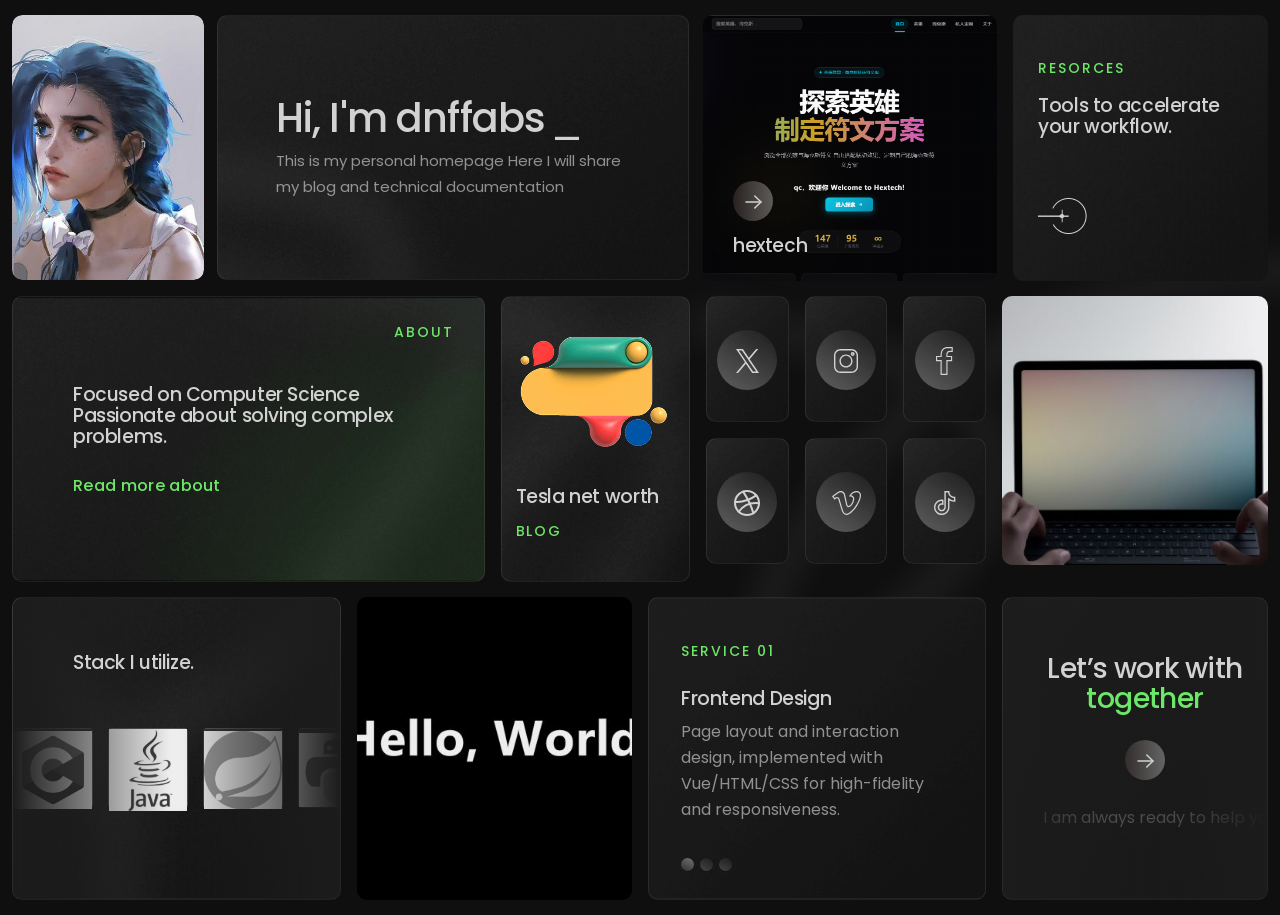
<file: index.html>
<!doctype html>
<html class="no-js" lang="zxx">

<head>
   <meta charset="utf-8">
   <meta http-equiv="x-ua-compatible" content="ie=edge">
   <title>dnffabs - Personal Website
   </title>
   <meta name="description" content="">
   <meta name="viewport" content="width=device-width, initial-scale=1">

   <!-- Place favicon.ico in the root directory -->
   <link rel="shortcut icon" type="image/x-icon" href="assets/img/logo/favicon.png">

   <!-- CSS here -->
   <link rel="stylesheet" href="assets/css/bootstrap.css">
   <link rel="stylesheet" href="assets/css/swiper-bundle.css">
   <link rel="stylesheet" href="assets/css/font-awesome-pro.css">
   <link rel="stylesheet" href="assets/css/spacing.css">
   <link rel="stylesheet" href="assets/css/main.css">
</head>

<body>

   <!-- Preloader Start -->
   <div class="preloader med-loading">
      <div class="loader"></div>
   </div>
   <!-- Preloader End -->

   <main>

      <!-- tp-main-area-start -->
      <div class="tp-home-area tp-home-spacing p-relative p-relative tp-home-svg-wrap z-index-1">
         <div class="tp-home-svg-shape">
            <svg width="1920" height="779" viewBox="0 0 1920 779" fill="none" xmlns="http://www.w3.org/2000/svg">
               <g filter="url(#filter0_f_27_375)">
                  <path class="line-1"
                     d="M2087 308.5C1974 236.833 1691.4 145.6 1465 354C1182 614.5 1965.5 427.5 1556 207.5C1146.5 -12.5 788 331 762.5 490.5C737 650 1354.5 230 671.5 184.5C-11.5 139 381 -17.5 588 83.5C795 184.5 286.5 834 -62 543.5C-410.5 253 492 414.5 176 905"
                     stroke="white" stroke-opacity="0.06" stroke-width="40" />
               </g>
               <defs>
                  <filter id="filter0_f_27_375" x="-193.436" y="0.173615" width="2321.15" height="945.658"
                     filterUnits="userSpaceOnUse" color-interpolation-filters="sRGB">
                     <feFlood flood-opacity="0" result="BackgroundImageFix" />
                     <feBlend mode="normal" in="SourceGraphic" in2="BackgroundImageFix" result="shape" />
                     <feGaussianBlur stdDeviation="15" result="effect1_foregroundBlur_27_375" />
                  </filter>
               </defs>
            </svg>
         </div>
         <div class="container-fluid">
            <div class="row gx-16">
               <div class="col-xl-7">
                  <div class="row gx-16">
                     <div class="col-lg-3 col-md-3 col-sm-5 mb-15">
                        <div class="tp-home-author-thumb tp-round-10 p-relative h-100 fix">
                           <img class="tp-round-10 w-100" src="assets/img/author/jinkx.jpg" alt="">
                        </div>
                     </div>
                     <div class="col-lg-9 col-md-9 col-sm-7 mb-15">
                        <div class="tp-home-author-name bg-position tp-round-10 border-full h-100"
                           data-background="assets/img/author/noice.png">
                           <div>
                              <h2 class="tp-home-author-title fw-500 tp-text-common-white">Hi, I'm dnffabs ⎯</h2>
                              <p>This is my personal homepage<br>
                                 Here I will share my blog and technical documentation</p>
                           </div>
                        </div>
                     </div>
                  </div>
               </div>
               <div class="col-xl-5">
                  <div class="row gx-16">
                     <div class="col-lg-7 col-md-7 mb-15">
                        <div class="tp-home-project-wrap bg-position tp-round-10 h-100"
                           data-background="assets/img/project/hextech.jpg">
                           <div class="tp-home-project-contect">
                              <a href="portfolio-details.html" class="tp-home-project-icon mb-15">
                                 <svg width="17" height="14" viewBox="0 0 17 14" fill="none"
                                    xmlns="http://www.w3.org/2000/svg">
                                    <path d="M9.80005 1L16 7.00005L9.80005 13" stroke="currentColor" stroke-width="1.5"
                                       stroke-linecap="round" stroke-linejoin="round" />
                                    <path d="M1 6.99854H16" stroke="currentColor" stroke-width="1.5"
                                       stroke-linecap="round" stroke-linejoin="round" />
                                 </svg>
                              </a>
                              <h2 class="tp-home-title fw-500 tp-text-common-white"><a class="underline-white"
                                    href="portfolio-details.html">hextech</a></h2>
                           </div>
                        </div>
                     </div>
                     <div class="col-lg-5 col-md-5 mb-15">
                        <div class="tp-home-resorces-wrap bg-position tp-round-10 h-100"
                           data-background="assets/img/resorces/bg.jpg">
                           <span class="tp-home-subtitle mb-15">RESORCES</span>
                           <h2 class="tp-home-title fw-500 tp-text-common-white mb-60"><a class="underline-white"
                                 href="service.html">Tools to accelerate<br> your workflow.</a></h2>
                           <a href="service.html"><img src="assets/img/resorces/icon.png" alt=""></a>
                        </div>
                     </div>
                  </div>
               </div>
               <div class="col-xl-7">
                  <div class="row gx-16">
                     <div class="col-xl-9 col-lg-7 col-md-7 mb-15">
                        <div class="tp-home-about-wrap bg-position tp-round-10 border-full h-100"
                           data-background="assets/img/about/thumb.png">
                           <span class="tp-home-subtitle d-block text-end mb-40">ABOUT</span>
                           <h2 class="tp-home-title fw-500 tp-text-common-white mb-25">Focused on Computer Science<br>
                              Passionate about solving complex problems.</h2>
                           <a class="tp-home-btn underline-green" href="about.html">Read more about</a>
                        </div>
                     </div>
                     <div class="col-xl-3 col-lg-5 col-md-5 mb-15">
                        <div class="tp-home-blog-wrap bg-position tp-round-10 border-full h-100"
                           data-background="assets/img/blog/bg.png">
                           <div class="text-center mb-40">
                              <img src="assets/img/blog/blog.png" alt="">
                           </div>
                           <h2 class="tp-home-title fw-500 tp-text-common-white mb-10"><a class="underline-white"
                                 href="blog.html">Tesla net worth</a></h2>
                           <span class="tp-home-subtitle">BLOG</span>
                        </div>
                     </div>
                  </div>
               </div>
               <div class="col-xl-5">
                  <div class="row gx-16">
                     <div class="col-lg-7 col-md-7">
                        <div class="tp-home-social-wrap  h-100">
                           <div class="tp-home-social-item bg-position p-relative tp-round-10 border-full"
                              data-background="assets/img/social/bg.png">
                              <div class="tp-home-social-hover-shadow">
                                 <img class="tp-round-10" src="assets/img/social/bg-2.png" alt="">
                              </div>
                              <a class="tp-home-social-icon-wrap p-relative" href="#">
                                 <span class="tp-home-social-icon">
                                    <svg width="23" height="24" viewBox="0 0 23 24" fill="none"
                                       xmlns="http://www.w3.org/2000/svg">
                                       <path
                                          d="M13.6881 10.1624L22.2504 0H20.2214L12.7868 8.82384L6.84879 0H0L8.97943 13.3432L0 24H2.0291L9.88025 14.6817L16.1512 24H23L13.6876 10.1624H13.6881ZM10.909 13.4608L9.99919 12.1321L2.76021 1.55961H5.87679L11.7187 10.0919L12.6285 11.4206L20.2224 22.5113H17.1058L10.909 13.4613V13.4608Z"
                                          fill="#D2D2D2" />
                                    </svg>
                                 </span>
                                 <div class="tp-home-social-content d-flex">
                                    <div class="animate-right d-flex align-items-start">
                                       <span class="mr-10">Twitter</span>
                                       <span class="mr-10">Twitter</span>
                                       <span class="mr-10">Twitter</span>
                                    </div>
                                    <div class="animate-right d-flex align-items-start">
                                       <span class="mr-10">Twitter</span>
                                       <span class="mr-10">Twitter</span>
                                       <span class="mr-10">Twitter</span>
                                    </div>
                                 </div>
                              </a>
                           </div>
                           <div class="tp-home-social-item bg-position p-relative tp-round-10 border-full"
                              data-background="assets/img/social/bg.png">
                              <div class="tp-home-social-hover-shadow">
                                 <img class="tp-round-10" src="assets/img/social/bg-2.png" alt="">
                              </div>
                              <a class="tp-home-social-icon-wrap p-relative" href="#">
                                 <span class="tp-home-social-icon">
                                    <svg width="26" height="26" viewBox="0 0 26 26" fill="none"
                                       xmlns="http://www.w3.org/2000/svg">
                                       <path
                                          d="M13 25C19.6274 25 25 19.6274 25 13C25 6.37258 19.6274 1 13 1C6.37258 1 1 6.37258 1 13C1 19.6274 6.37258 25 13 25Z"
                                          stroke="#D2D2D2" stroke-width="2" stroke-miterlimit="10"
                                          stroke-linecap="round" stroke-linejoin="round" />
                                       <path d="M9.08337 1.64005C13.5634 8.20004 17.0834 15.48 19.4034 23.16"
                                          stroke="#D2D2D2" stroke-width="2" stroke-miterlimit="10"
                                          stroke-linecap="round" stroke-linejoin="round" />
                                       <path d="M1.08337 11.88C7.80337 12.52 15.0834 10.28 22.2834 5.39999"
                                          stroke="#D2D2D2" stroke-width="2" stroke-miterlimit="10"
                                          stroke-linecap="round" stroke-linejoin="round" />
                                       <path
                                          d="M4.76038 21.72C8.60038 16.44 14.6804 13 21.4004 13C22.6004 13 23.8004 13.08 25.0004 13.32"
                                          stroke="#D2D2D2" stroke-width="2" stroke-miterlimit="10"
                                          stroke-linecap="round" stroke-linejoin="round" />
                                    </svg>
                                 </span>
                                 <div class="tp-home-social-content d-flex">
                                    <div class="animate-right d-flex align-items-start">
                                       <span class="mr-10">Dribbble</span>
                                       <span class="mr-10">Dribbble</span>
                                       <span class="mr-10">Dribbble</span>
                                    </div>
                                    <div class="animate-right d-flex align-items-start">
                                       <span class="mr-10">Dribbble</span>
                                       <span class="mr-10">Dribbble</span>
                                       <span class="mr-10">Dribbble</span>
                                    </div>
                                 </div>
                              </a>
                           </div>
                           <div class="tp-home-social-item bg-position p-relative tp-round-10 border-full"
                              data-background="assets/img/social/bg.png">
                              <div class="tp-home-social-hover-shadow">
                                 <img class="tp-round-10" src="assets/img/social/bg-2.png" alt="">
                              </div>
                              <a class="tp-home-social-icon-wrap p-relative" href="#">
                                 <span class="tp-home-social-icon">
                                    <svg width="24" height="24" viewBox="0 0 24 24" fill="none"
                                       xmlns="http://www.w3.org/2000/svg">
                                       <path
                                          d="M17.5034 0H6.49658C2.91431 0 0 2.91431 0 6.49658V17.5036C0 21.0857 2.91431 24 6.49658 24H17.5036C21.0857 24 24 21.0857 24 17.5036V6.49658C24 2.91431 21.0857 0 17.5034 0ZM22.593 17.5036C22.593 20.3099 20.3099 22.593 17.5034 22.593H6.49658C3.69012 22.593 1.40698 20.3099 1.40698 17.5036V6.49658C1.40698 3.69012 3.69012 1.40698 6.49658 1.40698H17.5036C20.3099 1.40698 22.593 3.69012 22.593 6.49658V17.5036Z"
                                          fill="#D2D2D2" />
                                       <path
                                          d="M11.9998 5.43765C8.38129 5.43765 5.4375 8.38144 5.4375 12C5.4375 15.6185 8.38129 18.5623 11.9998 18.5623C15.6183 18.5623 18.5621 15.6185 18.5621 12C18.5621 8.38144 15.6183 5.43765 11.9998 5.43765ZM11.9998 17.1553C9.15729 17.1553 6.84448 14.8427 6.84448 12C6.84448 9.15744 9.15729 6.84464 11.9998 6.84464C14.8425 6.84464 17.1552 9.15744 17.1552 12C17.1552 14.8427 14.8425 17.1553 11.9998 17.1553Z"
                                          fill="#D2D2D2" />
                                       <path
                                          d="M18.7178 3.10709C17.6484 3.10709 16.7787 3.97702 16.7787 5.04617C16.7787 6.11551 17.6484 6.98544 18.7178 6.98544C19.7871 6.98544 20.657 6.11551 20.657 5.04617C20.657 3.97684 19.7871 3.10709 18.7178 3.10709ZM18.7178 5.57828C18.4244 5.57828 18.1857 5.33951 18.1857 5.04617C18.1857 4.75266 18.4244 4.51407 18.7178 4.51407C19.0113 4.51407 19.2501 4.75266 19.2501 5.04617C19.2501 5.33951 19.0113 5.57828 18.7178 5.57828Z"
                                          fill="#D2D2D2" />
                                    </svg>
                                 </span>
                                 <div class="tp-home-social-content d-flex">
                                    <div class="animate-right d-flex align-items-start">
                                       <span class="mr-10">Instagram</span>
                                       <span class="mr-10">Instagram</span>
                                       <span class="mr-10">Instagram</span>
                                    </div>
                                    <div class="animate-right d-flex align-items-start">
                                       <span class="mr-10">Instagram</span>
                                       <span class="mr-10">Instagram</span>
                                       <span class="mr-10">Instagram</span>
                                    </div>
                                 </div>
                              </a>
                           </div>
                           <div class="tp-home-social-item bg-position p-relative tp-round-10 border-full"
                              data-background="assets/img/social/bg.png">
                              <div class="tp-home-social-hover-shadow">
                                 <img class="tp-round-10" src="assets/img/social/bg-2.png" alt="">
                              </div>
                              <a class="tp-home-social-icon-wrap p-relative" href="#">
                                 <span class="tp-home-social-icon">
                                    <svg width="29" height="24" viewBox="0 0 29 24" fill="none"
                                       xmlns="http://www.w3.org/2000/svg">
                                       <path
                                          d="M14.3165 24C12.0758 24 10.4007 21.7801 9.73553 19.5754L6.271 8.16163C6.14217 7.73958 5.81013 7.40629 5.38286 7.27007C4.95537 7.13386 4.4871 7.21207 4.12973 7.47923L2.56966 8.64915L0 5.28945L5.81976 0.924834C7.06168 -0.00912217 8.70466 -0.25453 10.1735 0.274734C11.6427 0.804218 12.7327 2.03433 13.0623 3.53468L15.2723 13.5312C15.4025 14.1235 15.8 15.001 16.3431 15.001C18.7673 15.001 21.0464 10.5089 21.0464 7.80175C21.0464 6.47629 19.9507 5.40194 18.599 5.40194C18.4684 5.40216 18.338 5.41205 18.209 5.43204L17.0697 5.61197L17.559 4.58442C18.8896 1.80233 21.704 0.00252209 24.7172 0.00252209C27.1567 0.00252209 29 1.8098 29 4.20214C29 11.0189 20.2205 24 14.3165 24ZM4.96343 6.00195C6.10991 6.00129 7.12083 6.73927 7.44885 7.81669L10.9131 19.2305C11.4332 20.9477 12.7257 22.8 14.3241 22.8C19.1038 22.8 27.7838 10.8088 27.7838 4.20214C27.7838 2.46231 26.4991 1.20232 24.7249 1.20232C22.4993 1.20232 20.404 2.37224 19.1574 4.23949C20.948 4.51302 22.269 6.02458 22.2699 7.80175C22.2699 10.7488 19.8228 16.2008 16.3431 16.2008C15.066 16.2008 14.3241 14.896 14.0716 13.786L11.8692 3.78954C11.6294 2.68905 10.8307 1.78585 9.75345 1.39763C8.67621 1.00964 7.47103 1.19067 6.5616 1.87725L1.7131 5.51443L2.81432 6.95436L3.3879 6.51935C3.84093 6.1821 4.39456 6.00019 4.96343 6.00195Z"
                                          fill="#D2D2D2" />
                                    </svg>
                                 </span>
                                 <div class="tp-home-social-content d-flex">
                                    <div class="animate-right d-flex align-items-start">
                                       <span class="mr-10">Vimeo</span>
                                       <span class="mr-10">Vimeo</span>
                                       <span class="mr-10">Vimeo</span>
                                    </div>
                                    <div class="animate-right d-flex align-items-start">
                                       <span class="mr-10">Vimeo</span>
                                       <span class="mr-10">Vimeo</span>
                                       <span class="mr-10">Vimeo</span>
                                    </div>
                                 </div>
                              </a>
                           </div>
                           <div class="tp-home-social-item bg-position p-relative tp-round-10 border-full"
                              data-background="assets/img/social/bg.png">
                              <div class="tp-home-social-hover-shadow">
                                 <img class="tp-round-10" src="assets/img/social/bg-2.png" alt="">
                              </div>
                              <a class="tp-home-social-icon-wrap p-relative" href="#">
                                 <span class="tp-home-social-icon">
                                    <svg width="17" height="28" viewBox="0 0 17 28" fill="none"
                                       xmlns="http://www.w3.org/2000/svg">
                                       <path
                                          d="M14.0207 5.00495H16.7604V0.00304437H11.7815C11.3662 -0.0142373 6.30322 -0.111015 4.99096 4.89319C4.97195 4.94562 4.55258 6.13575 4.55258 8.9158L0 8.92963V14.1758L4.55834 14.1625V28H11.5211V14.1746H16.1296V8.91465H11.5211V7.25964C11.5211 6.2308 11.9549 5.00495 14.0207 5.00495ZM14.9775 10.0662V13.0219H10.369V26.8473H5.71045V13.007L1.15211 13.0202V10.0783L5.72255 10.065L5.71045 9.47919C5.65054 6.53438 6.07049 5.29586 6.0895 5.23652C7.22203 0.926464 11.5465 1.14306 11.732 1.15458L15.6083 1.15573V3.85341H14.0207C11.3287 3.85341 10.3696 5.61269 10.3696 7.25906V10.0662H14.9775Z"
                                          fill="#D2D2D2" />
                                    </svg>
                                 </span>
                                 <div class="tp-home-social-content d-flex">
                                    <div class="animate-right d-flex align-items-start">
                                       <span class="mr-10">Facebook</span>
                                       <span class="mr-10">Facebook</span>
                                       <span class="mr-10">Facebook</span>
                                    </div>
                                    <div class="animate-right d-flex align-items-start">
                                       <span class="mr-10">Facebook</span>
                                       <span class="mr-10">Facebook</span>
                                       <span class="mr-10">Facebook</span>
                                    </div>
                                 </div>
                              </a>
                           </div>
                           <div class="tp-home-social-item bg-position p-relative tp-round-10 border-full"
                              data-background="assets/img/social/bg.png">
                              <div class="tp-home-social-hover-shadow">
                                 <img class="tp-round-10" src="assets/img/social/bg-2.png" alt="">
                              </div>
                              <a class="tp-home-social-icon-wrap p-relative" href="#">
                                 <span class="tp-home-social-icon">
                                    <svg width="22" height="24" viewBox="0 0 22 24" fill="none"
                                       xmlns="http://www.w3.org/2000/svg">
                                       <path
                                          d="M7.733 24C5.99602 24 4.35785 23.4427 2.99558 22.388C2.74112 22.1911 2.49644 21.9759 2.26807 21.7491C0.677903 20.1684 -0.122308 18.0633 0.0151773 15.8212C0.119107 14.1267 0.797679 12.4931 1.92692 11.2214C3.42248 9.53719 5.4843 8.60953 7.73347 8.60953C8.11982 8.60953 8.50991 8.63859 8.89394 8.69578L9.49048 8.78484V14.1094L8.57189 13.8042C8.30438 13.7152 8.02615 13.6702 7.74465 13.6702C7.03346 13.6702 6.36747 13.9505 5.86926 14.4591C5.37338 14.9653 5.10633 15.6347 5.11658 16.3448C5.1301 17.2603 5.60967 18.09 6.39916 18.5653C6.76268 18.7838 7.17653 18.9117 7.59691 18.9352C7.92874 18.9534 8.25638 18.9098 8.57143 18.8053C9.64847 18.4477 10.3723 17.4427 10.3723 16.305L10.3769 10.7831V0H15.4364L15.4424 0.696562C15.4452 1.01203 15.4774 1.3275 15.538 1.63313C15.7757 2.835 16.4458 3.90609 17.425 4.64859C18.2942 5.30813 19.3316 5.65641 20.4241 5.65641C20.4497 5.65641 20.4497 5.65641 20.6832 5.67281L21.3333 5.71875V10.0312V10.7344L21.1003 10.7339H20.6357C20.6319 10.7339 20.6282 10.7339 20.624 10.7339H20.4008C20.3998 10.7339 20.3984 10.7339 20.397 10.7339C19.0497 10.7339 17.7871 10.4756 16.5358 9.94453C16.163 9.78609 15.7999 9.60516 15.4494 9.40313L15.4653 16.3317C15.4569 18.3811 14.6515 20.3034 13.1979 21.7486C12.0183 22.9209 10.5298 23.67 8.893 23.9137C8.51131 23.9709 8.12122 24 7.733 24ZM7.733 10.0158C5.8879 10.0158 4.19613 10.7766 2.96948 12.158C2.04856 13.1953 1.49489 14.527 1.41007 15.9075C1.29822 17.738 1.95162 19.4573 3.25051 20.7483C3.43833 20.9348 3.6392 21.1116 3.84799 21.2733C4.96372 22.1372 6.30735 22.5938 7.733 22.5938C8.05271 22.5938 8.37382 22.5698 8.68841 22.523C10.0292 22.3233 11.2489 21.7097 12.2155 20.7488C13.403 19.5684 14.0606 17.9995 14.0676 16.3308L14.0457 6.65625L15.1749 7.53234C15.758 7.98469 16.3992 8.36063 17.0801 8.64984C18.0108 9.045 18.949 9.26437 19.9347 9.31641V7.04531C18.7164 6.95344 17.5658 6.51797 16.5829 5.77219C15.3292 4.82156 14.4712 3.44906 14.1664 1.90828C14.1338 1.74281 14.1072 1.57547 14.0876 1.40672H11.7746V10.7836L11.7699 16.3055C11.7699 18.0506 10.6607 19.5919 9.00952 20.1403C8.52808 20.3002 8.02708 20.3667 7.52001 20.3391C6.87407 20.3034 6.23837 20.107 5.68097 19.7719C4.4725 19.0448 3.73847 17.7712 3.71796 16.3655C3.70212 15.2761 4.11178 14.2486 4.87237 13.4719C5.6353 12.6928 6.65502 12.2639 7.74372 12.2639C7.86023 12.2639 7.97581 12.2691 8.09139 12.2789V10.0256C7.97208 10.0191 7.85231 10.0158 7.733 10.0158Z"
                                          fill="#D2D2D2" />
                                    </svg>
                                 </span>
                                 <div class="tp-home-social-content d-flex">
                                    <div class="animate-right d-flex align-items-start">
                                       <span class="mr-10">TikTok</span>
                                       <span class="mr-10">TikTok</span>
                                       <span class="mr-10">TikTok</span>
                                    </div>
                                    <div class="animate-right d-flex align-items-start">
                                       <span class="mr-10">TikTok</span>
                                       <span class="mr-10">TikTok</span>
                                       <span class="mr-10">TikTok</span>
                                    </div>
                                 </div>
                              </a>
                           </div>
                        </div>
                     </div>
                     <div class="col-lg-5 col-md-5 mb-15">
                        <div class="tp-home-banner-thumb h-100">
                           <img class="tp-round-10 w-100" src="assets/img/banner/bg.jpg" alt="">
                        </div>
                     </div>
                  </div>
               </div>
               <div class="col-xl-4 col-lg-7 col-md-7 mb-15">
                  <div class="tp-home-software-wrap p-relative fix tp-round-10 bg-position border-full h-100"
                     data-background="assets/img/software/bg.png">
                     <span class="tp-home-software-shape"></span>
                     <span class="tp-home-software-shape-2"></span>
                     <h2 class="tp-home-title fw-500 tp-text-common-white mb-55 ml-60 p-relative z-index-1"><a
                           href="#">Stack I utilize.</a></h2>
                     <div class="tp-home-software-slider d-flex">
                        <div class="animate-right d-flex align-items-start">
                           <div class="tp-home-software-item">
                              <a class="tp-home-software-icon" href="#">
                                 <img src="assets/img/software/c.png" alt="">
                              </a>
                           </div>
                           <div class="tp-home-software-item">
                              <a class="tp-home-software-icon" href="#">
                                 <img src="assets/img/software/java.png" alt="">
                              </a>
                           </div>
                           <div class="tp-home-software-item">
                              <a class="tp-home-software-icon" href="#">
                                 <img src="assets/img/software/spring.png" alt="">
                              </a>
                           </div>
                           <div class="tp-home-software-item">
                              <a class="tp-home-software-icon" href="#">
                                 <img src="assets/img/software/python.png" alt="">
                              </a>
                           </div>
                           <div class="tp-home-software-item">
                              <a class="tp-home-software-icon" href="#">
                                 <img src="assets/img/software/vue.png" alt="">
                              </a>
                           </div>
                           <div class="tp-home-software-item">
                              <a class="tp-home-software-icon" href="#">
                                 <img src="assets/img/software/ai.png" alt="">
                              </a>
                           </div>
                           <div class="tp-home-software-item">
                              <a class="tp-home-software-icon" href="#">
                                 <img src="assets/img/software/figma.png" alt="">
                              </a>
                           </div>
                           <div class="tp-home-software-item">
                              <a class="tp-home-software-icon" href="#">
                                 <img src="assets/img/software/openclaw.png" alt="">
                              </a>
                           </div>
                        </div>
                        <div class="animate-right d-flex align-items-start">
                           <div class="tp-home-software-item">
                              <a class="tp-home-software-icon" href="#">
                                 <img src="assets/img/software/c.png" alt="">
                              </a>
                           </div>
                           <div class="tp-home-software-item">
                              <a class="tp-home-software-icon" href="#">
                                 <img src="assets/img/software/java.png" alt="">
                              </a>
                           </div>
                           <div class="tp-home-software-item">
                              <a class="tp-home-software-icon" href="#">
                                 <img src="assets/img/software/spring.png" alt="">
                              </a>
                           </div>
                           <div class="tp-home-software-item">
                              <a class="tp-home-software-icon" href="#">
                                 <img src="assets/img/software/python.png" alt="">
                              </a>
                           </div>
                           <div class="tp-home-software-item">
                              <a class="tp-home-software-icon" href="#">
                                 <img src="assets/img/software/vue.png" alt="">
                              </a>
                           </div>
                           <div class="tp-home-software-item">
                              <a class="tp-home-software-icon" href="#">
                                 <img src="assets/img/software/ai.png" alt="">
                              </a>
                           </div>
                           <div class="tp-home-software-item">
                              <a class="tp-home-software-icon" href="#">
                                 <img src="assets/img/software/figma.png" alt="">
                              </a>
                           </div>
                           <div class="tp-home-software-item">
                              <a class="tp-home-software-icon" href="#">
                                 <img src="assets/img/software/openclaw.png" alt="">
                              </a>
                           </div>
                        </div>
                     </div>
                  </div>
               </div>
               <div class="col-xl-2 col-lg-5 col-md-5 mb-15">
                  <div class="tp-home-banner-2-wrap h-100">
                     <img class="w-100 tp-round-10" src="assets/img/banner/bg3.jpg" alt="">
                  </div>
               </div>
               <div class="col-xl-3 col-lg-6 col-md-6 mb-15">
                  <div class="tp-home-service-wrap tp-round-10 bg-position border-full h-100"
                     data-background="assets/img/service/bg.png">
                     <div class="swiper-container tp-home-service-active">
                        <div class="swiper-wrapper">
                           <div class="swiper-slide">
                              <div class="tp-home-service-item">
                                 <span class="tp-home-subtitle mb-25">SERVICE 01</span>
                                 <h2 class="tp-home-title fw-500 tp-text-common-white mb-10"><a class="underline-white"
                                       href="service.html">Frontend Design</a></h2>
                                 <p>Page layout and interaction design, implemented with Vue/HTML/CSS for high-fidelity
                                    and responsiveness.</p>
                              </div>
                           </div>
                           <div class="swiper-slide">
                              <div class="tp-home-service-item">
                                 <span class="tp-home-subtitle mb-25">SERVICE 02</span>
                                 <h2 class="tp-home-title fw-500 tp-text-common-white mb-10"><a class="underline-white"
                                       href="service.html">Backend Development</a></h2>
                                 <p>API design and development, data modeling and performance optimization, ensuring
                                    stability and maintainability.</p>
                              </div>
                           </div>
                           <div class="swiper-slide">
                              <div class="tp-home-service-item">
                                 <span class="tp-home-subtitle mb-25">SERVICE 03</span>
                                 <h2 class="tp-home-title fw-500 tp-text-common-white mb-10"><a class="underline-white"
                                       href="service.html">Project Setup</a></h2>
                                 <p>Project initialization, build and deployment, code standards, and automation
                                    processes to improve development efficiency.</p>
                              </div>
                           </div>
                        </div>
                     </div>
                     <div class="tp-home-service-pagination mt-15"></div>
                  </div>
               </div>
               <div class="col-xl-3 col-lg-6 col-md-6 mb-15">
                  <div class="tp-home-contact-wrap p-relative text-center fix tp-round-10 bg-position border-full h-100"
                     data-background="assets/img/contact/bg.png">
                     <span class="tp-home-contact-shape p-absolute"></span>
                     <span class="tp-home-contact-shape-2 p-absolute"></span>
                     <h2 class="tp-home-contact-title mb-25 p-relative z-index-1">Let’s work with <span>together</span>
                     </h2>
                     <a href="contact.html" class="tp-home-project-icon p-relative z-index-1">
                        <svg width="17" height="14" viewBox="0 0 17 14" fill="none" xmlns="http://www.w3.org/2000/svg">
                           <path d="M9.80005 1L16 7.00005L9.80005 13" stroke="currentColor" stroke-width="1.5"
                              stroke-linecap="round" stroke-linejoin="round" />
                           <path d="M1 6.99854H16" stroke="currentColor" stroke-width="1.5" stroke-linecap="round"
                              stroke-linejoin="round" />
                        </svg>
                     </a>
                     <div class="tp-home-contact-slide pt-25">
                        <div class="animate-right d-flex align-items-start">
                           <p class="mb-0">I am always ready to help you with quality services</p>
                           <p class="mb-0">I am always ready to help you with quality services</p>
                           <p class="mb-0">I am always ready to help you with quality services</p>
                        </div>
                     </div>
                  </div>
               </div>
            </div>
         </div>
      </div>
      <!-- tp-main-area-end -->

   </main>


   <!-- JS here -->
   <script src="assets/js/vendor/jquery.js"></script>
   <script src="assets/js/bootstrap-bundle.js"></script>
   <script src="assets/js/swiper-bundle.js"></script>
   <script src="assets/js/ajax-form.js"></script>
   <script src="assets/js/main.js"></script>
</body>

</html>
</file>
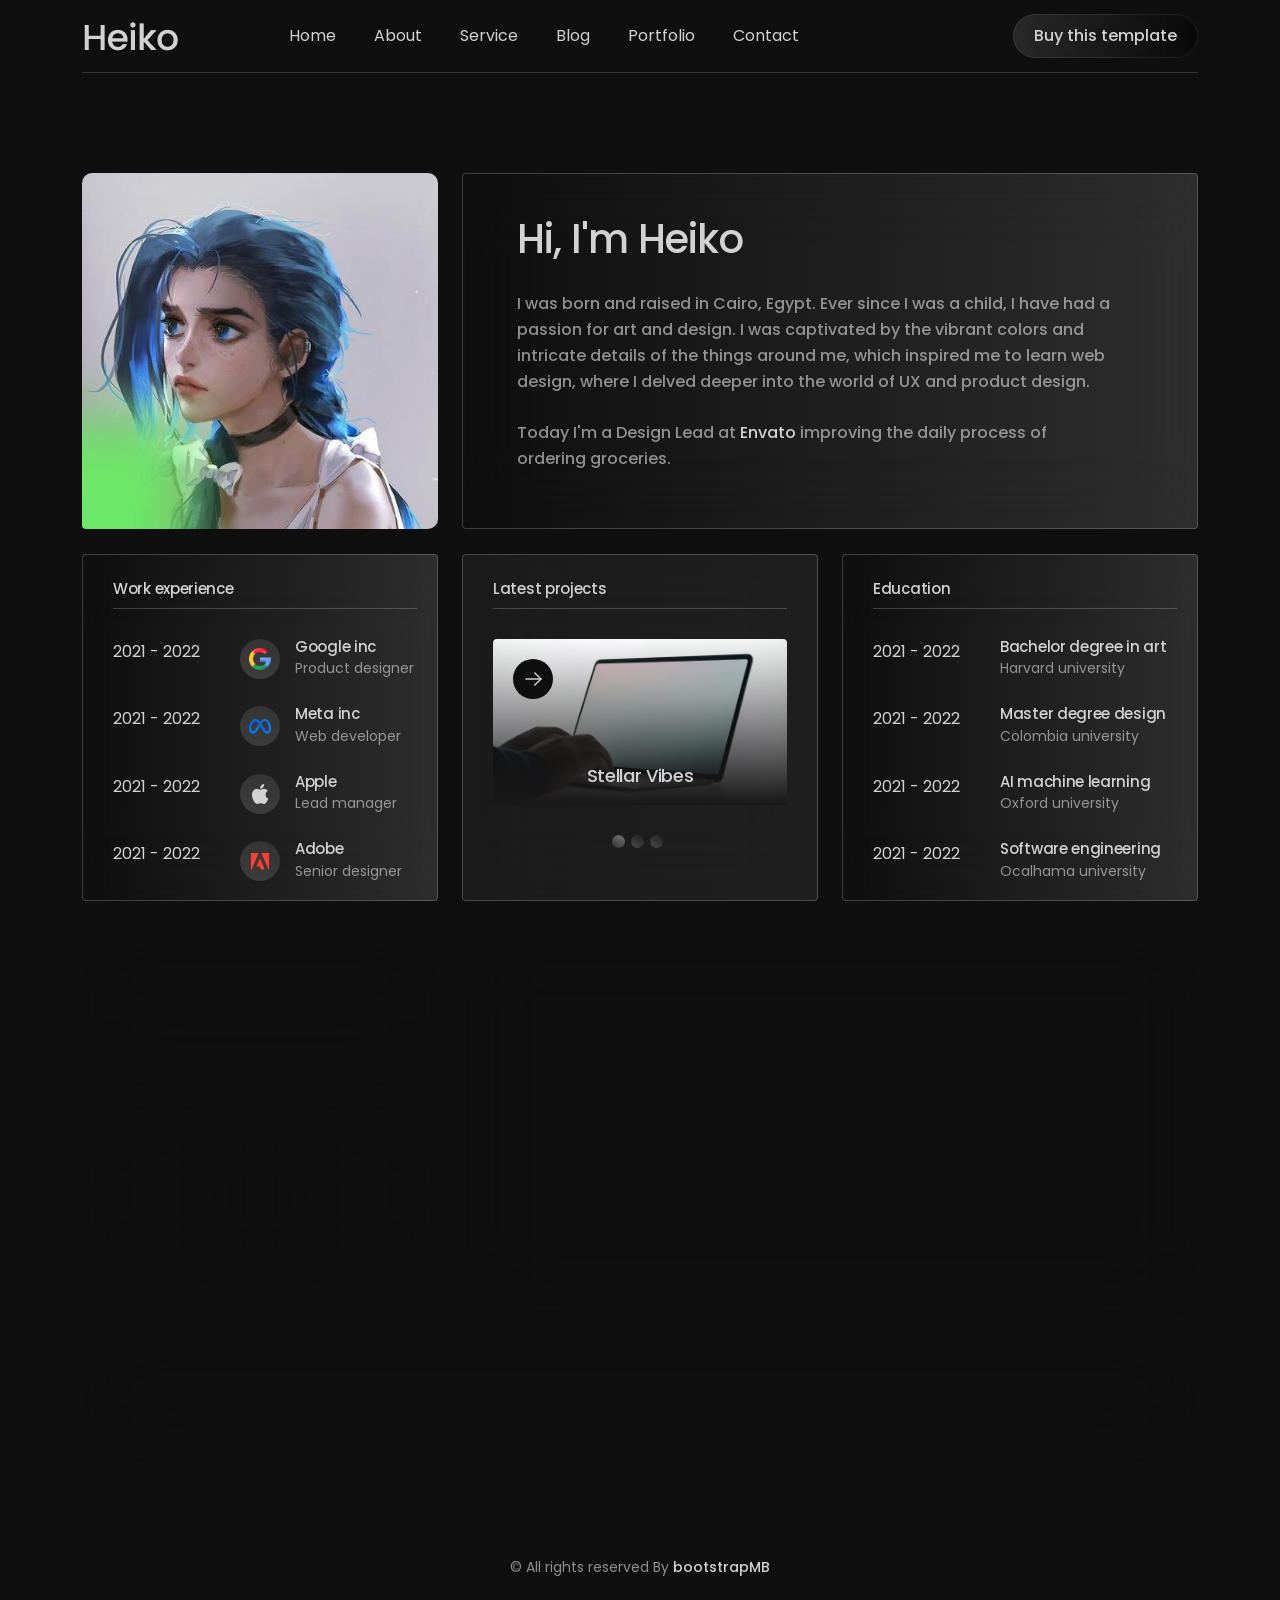
<file: about.html>
<!doctype html>
<html class="no-js" lang="zxx">

   <head>
      <meta charset="utf-8">
      <meta http-equiv="x-ua-compatible" content="ie=edge">
      <title>Heiko - Personal Portfolio HTML Template</title>
      <meta name="description" content="">
      <meta name="viewport" content="width=device-width, initial-scale=1">

      <!-- Place favicon.ico in the root directory -->
      <link rel="shortcut icon" type="image/x-icon" href="assets/img/logo/favicon.png">

      <!-- CSS here -->
      <link rel="stylesheet" href="assets/css/bootstrap.css">
      <link rel="stylesheet" href="assets/css/swiper-bundle.css">
      <link rel="stylesheet" href="assets/css/font-awesome-pro.css">
      <link rel="stylesheet" href="assets/css/spacing.css">
      <link rel="stylesheet" href="assets/css/main.css">
   </head>

   <body>

      <!-- Preloader Start -->
      <div class="preloader med-loading">
         <div class="loader"></div>
      </div>
      <!-- Preloader End -->

      <!-- tp-offcanvus-area-end -->
      <div class="tp-offcanvas-area">
         <div class="tp-offcanvas-wrapper">
            <div class="tp-offcanvas-top d-flex align-items-center justify-content-between">
               <div class="tp-offcanvas-logo">
                  <a href="index.html">
                     <img data-width="98" src="assets/img/logo/logo-white.png" alt="">
                  </a>
               </div>
               <div class="tp-offcanvas-close">
                  <button class="tp-offcanvas-close-btn">
                     <svg width="37" height="38" viewBox="0 0 37 38" fill="none" xmlns="http://www.w3.org/2000/svg">
                        <path d="M9.19141 9.80762L27.5762 28.1924" stroke="currentColor" stroke-width="1.5"
                           stroke-linecap="round" stroke-linejoin="round" />
                        <path d="M9.19141 28.1924L27.5762 9.80761" stroke="currentColor" stroke-width="1.5"
                           stroke-linecap="round" stroke-linejoin="round" />
                     </svg>
                  </button>
               </div>
            </div>
            <div class="tp-offcanvas-main">
               <div class="tp-offcanvas-content">
                  <h3 class="tp-offcanvas-title">Hello There!</h3>
                  <p>Lorem ipsum dolor sit amet, consectetur adipiscing elit, </p>
               </div>
               <div class="tp-offcanvas-menu d-xl-none">
                  <nav></nav>
               </div>
               <div class="tp-offcanvas-contact">
                  <h3 class="tp-offcanvas-title fs-20">Information</h3>
                  <ul>
                     <li><a href="">+ 4 20 7700 1007</a></li>
                     <li><a href="mailto:hello@heikoinfo.com">hello@heikoinfo.com</a></li>
                     <li><a href="#">Avenue de Roma 158b, Lisboa</a></li>
                  </ul>
               </div>
               <div class="tp-offcanvas-social">
                  <h3 class="tp-offcanvas-title sm">Follow Us</h3>
                  <ul>
                     <li>
                        <a href="#">
                           <svg width="16" height="16" viewBox="0 0 16 16" fill="none" xmlns="http://www.w3.org/2000/svg">
                              <path
                                 d="M11.25 1.5H4.75C2.95507 1.5 1.5 2.95507 1.5 4.75V11.25C1.5 13.0449 2.95507 14.5 4.75 14.5H11.25C13.0449 14.5 14.5 13.0449 14.5 11.25V4.75C14.5 2.95507 13.0449 1.5 11.25 1.5Z"
                                 stroke="currentColor" stroke-width="1.5" stroke-linecap="round" stroke-linejoin="round" />
                              <path
                                 d="M10.6016 7.5907C10.6818 8.13166 10.5894 8.68414 10.3375 9.16955C10.0856 9.65497 9.68711 10.0486 9.19862 10.2945C8.71014 10.5404 8.15656 10.6259 7.61663 10.5391C7.0767 10.4522 6.57791 10.1972 6.19121 9.81055C5.80451 9.42385 5.54959 8.92506 5.46271 8.38513C5.37583 7.8452 5.46141 7.29163 5.70728 6.80314C5.95315 6.31465 6.34679 5.91613 6.83221 5.66425C7.31763 5.41238 7.87011 5.31998 8.41107 5.4002C8.96287 5.48202 9.47372 5.73915 9.86817 6.1336C10.2626 6.52804 10.5197 7.0389 10.6016 7.5907Z"
                                 stroke="currentColor" stroke-width="1.5" stroke-linecap="round" stroke-linejoin="round" />
                              <path d="M11.5742 4.42578H11.5842" stroke="currentColor" stroke-width="1.5"
                                 stroke-linecap="round" stroke-linejoin="round" />
                           </svg>
                        </a>
                     </li>
                     <li>
                        <a href="#">
                           <svg width="18" height="18" viewBox="0 0 18 18" fill="none" xmlns="http://www.w3.org/2000/svg">
                              <path
                                 d="M2.50589 12.7494C4.57662 16.336 9.16278 17.5648 12.7494 15.4941C14.2113 14.65 15.2816 13.388 15.8962 11.9461C16.7895 9.85066 16.7208 7.37526 15.4941 5.25063C14.2674 3.12599 12.1581 1.82872 9.89669 1.55462C8.34063 1.366 6.71259 1.66183 5.25063 2.50589C1.66403 4.57662 0.435172 9.16278 2.50589 12.7494Z"
                                 stroke="currentColor" stroke-width="1.5" />
                              <path
                                 d="M12.7127 15.4292C12.7127 15.4292 12.0086 10.4867 10.5011 7.87559C8.99362 5.26451 5.28935 2.57155 5.28935 2.57155M5.68449 15.6124C6.79553 12.2606 12.34 8.54524 16.3975 9.43537M12.311 2.4082C11.1953 5.72344 5.75732 9.38453 1.71875 8.58915"
                                 stroke="currentColor" stroke-width="1.5" stroke-linecap="round" />
                           </svg>
                        </a>
                     </li>
                     <li>
                        <a href="#">
                           <svg width="18" height="11" viewBox="0 0 18 11" fill="none" xmlns="http://www.w3.org/2000/svg">
                              <path
                                 d="M1 5.5715H6.33342C7.62867 5.5715 8.61917 6.56199 8.61917 7.85725C8.61917 9.15251 7.62867 10.143 6.33342 10.143H1.76192C1.30477 10.143 1 9.83823 1 9.38108V1.76192C1 1.30477 1.30477 1 1.76192 1H5.5715C6.86676 1 7.85725 1.99049 7.85725 3.28575C7.85725 4.58101 6.86676 5.5715 5.5715 5.5715H1Z"
                                 stroke="currentColor" stroke-width="1.5" stroke-miterlimit="10" />
                              <path
                                 d="M10.9062 7.09454H17.0016C17.0016 5.41832 15.6301 4.04688 13.9539 4.04688C12.2777 4.04688 10.9062 5.41832 10.9062 7.09454ZM10.9062 7.09454C10.9062 8.77076 12.2777 10.1422 13.9539 10.1422H15.2492"
                                 stroke="currentColor" stroke-width="1.5" stroke-miterlimit="10" stroke-linecap="round"
                                 stroke-linejoin="round" />
                              <path d="M16.1125 1.44434H11.668" stroke="currentColor" stroke-width="1.2"
                                 stroke-miterlimit="10" stroke-linecap="round" stroke-linejoin="round" />
                           </svg>
                        </a>
                     </li>
                     <li>
                        <a href="#">
                           <svg width="18" height="14" viewBox="0 0 18 14" fill="none" xmlns="http://www.w3.org/2000/svg">
                              <path
                                 d="M12.75 13H5.25C3 13 1.5 11.5 1.5 9.25V4.75C1.5 2.5 3 1 5.25 1H12.75C15 1 16.5 2.5 16.5 4.75V9.25C16.5 11.5 15 13 12.75 13Z"
                                 stroke="currentColor" stroke-width="1.5" stroke-miterlimit="10" stroke-linecap="round"
                                 stroke-linejoin="round" />
                              <path
                                 d="M8.70676 5.14837L10.8006 6.40465C11.5543 6.90716 11.5543 7.66093 10.8006 8.16344L8.70676 9.41972C7.86923 9.92224 7.19922 9.50348 7.19922 8.5822V6.06964C7.19922 4.98086 7.86923 4.64585 8.70676 5.14837Z"
                                 fill="currentColor" />
                           </svg>
                        </a>
                     </li>
                  </ul>
               </div>
            </div>
         </div>
      </div>
      <div class="body-overlay"></div>
      <!-- tp-offcanvus-area-end -->

      <header>
         <div class="tp-header-2-area">
            <div class="container">
               <div class="tp-header-border tp-header-spacing">
                  <div class="row align-items-center">
                     <div class="col-4 col-xl-2">
                        <div class="tp-header-logo">
                           <a href="index.html"><img src="assets/img/logo/logo-white.png" alt=""></a>
                        </div>
                     </div>
                     <div class="col-lg-6 d-none d-xl-block">
                        <div class="tp-main-menu">
                           <nav class="tp-mobile-menu-active">
                              <ul>
                                 <li class="has-dropdown">
                                    <a href="index.html">Home</a>
                                    <ul class="tp-submenu submenu">
                                       <li><a href="index.html">Home One</a></li>
                                       <li><a href="https://html.hixstudio.net/heiko-prev/heiko/index-2.html">Home Two</a></li>
                                    </ul>
                                 </li>
                                 <li><a href="about.html">About</a></li>
                                 <li><a href="service.html">Service</a></li>
                                 <li><a href="blog.html">Blog</a></li>
                                 <li><a href="portfolio-details.html">Portfolio</a></li>
                                 <li><a href="contact.html">Contact</a></li>
                              </ul>
                           </nav>
                        </div>
                     </div>
                     <div class="col-8 col-xl-4">
                        <div class="tp-header-btn text-end">
                           <a class="tp-btn d-none d-sm-inline-block" href="contact.html">Buy this template</a>
                           <button class="tp-header-bar tp-offcanvas-open-btn d-xl-none ml-10">
                              <span>
                                 <svg width="25" height="25" viewBox="0 0 25 25" fill="none" xmlns="http://www.w3.org/2000/svg">
                                    <path d="M21.8808 10.2976H3.8808" stroke="currentcolor" stroke-width="2" stroke-linecap="round" stroke-linejoin="round" />
                                    <path d="M21.8808 6.29756H3.8808" stroke="currentcolor" stroke-width="2" stroke-linecap="round" stroke-linejoin="round" />
                                    <path d="M21.8808 14.2976H3.8808" stroke="currentcolor" stroke-width="2" stroke-linecap="round" stroke-linejoin="round" />
                                    <path d="M21.8808 18.2976H3.8808" stroke="currentcolor" stroke-width="2" stroke-linecap="round" stroke-linejoin="round" />
                                 </svg>
                              </span>
                           </button>
                        </div>
                     </div>
                  </div>
               </div>
            </div>
         </div>
      </header>

      <main>
         
         <!-- tp-main-area-start -->
         <div class="tp-home-area tp-about-wrap tp-about-spacing">
            <div class="container">
               <div class="row gx-24">
                  <div class="col-lg-4 mb-25">
                     <div class="tp-home-2-author tp-home-author-shadow h-100 p-relative">
                        <img class="w-100 tp-round-10" src="assets/img/author/jinkx.jpg" alt="">
                     </div>
                  </div>
                  <div class="col-lg-8 mb-25">
                     <div class="tp-about-heiko tp-round-4 h-100">
                        <h2 class="tp-home-author-title fw-500 tp-text-common-white mb-30">Hi, I'm Heiko</h2>
                        <p class="fw-500 mb-25">I was born and raised in Cairo, Egypt. Ever since I was a child, I have  had a passion
                           for art and design. I was captivated by the vibrant colors and intricate details of
                           the things around me, which inspired me to  learn web design, where I delved
                           deeper into the world of UX and product design.</p>
                        <p class="fw-500">Today I'm a Design Lead at <span>Envato</span> improving the daily process
                           of<br> ordering groceries.</p>
                     </div>
                  </div>
                  <div class="col-xl-4 col-lg-6 col-md-6 mb-25">
                     <div class="tp-home-2-expreance-wrap h-100">
                        <h3 class="tp-home-2-title mb-10">Work experience</h3>
                        <span class="tp-home-2-border mb-30"></span>
                        <div class="tp-home-2-expreance-item mb-25 d-flex">
                           <span class="tp-home-expreance-2-year mr-40">2021 - 2022</span>
                           <span class="tp-home-2-expreance-icon mr-15"><img src="assets/img/expreance/google.png" alt=""></span>
                           <div class="tp-home-2-expreance-content">
                              <h6 class="tp-home-2-title mb-0">Google inc</h6>
                              <span class="tp-home-2-expreance-subtitle">Product designer</span>
                           </div>
                        </div>
                        <div class="tp-home-2-expreance-item mb-25 d-flex">
                           <span class="tp-home-expreance-2-year mr-40">2021 - 2022</span>
                           <span class="tp-home-2-expreance-icon mr-15"><img src="assets/img/expreance/meta.png" alt=""></span>
                           <div class="tp-home-2-expreance-content">
                              <h6 class="tp-home-2-title mb-0">Meta inc</h6>
                              <span class="tp-home-2-expreance-subtitle">Web developer</span>
                           </div>
                        </div>
                        <div class="tp-home-2-expreance-item mb-25 d-flex">
                           <span class="tp-home-expreance-2-year mr-40">2021 - 2022</span>
                           <span class="tp-home-2-expreance-icon mr-15"><img src="assets/img/expreance/apple.png" alt=""></span>
                           <div class="tp-home-2-expreance-content">
                              <h6 class="tp-home-2-title mb-0">Apple</h6>
                              <span class="tp-home-2-expreance-subtitle">Lead manager</span>
                           </div>
                        </div>
                        <div class="tp-home-2-expreance-item d-flex">
                           <span class="tp-home-expreance-2-year mr-40">2021 - 2022</span>
                           <span class="tp-home-2-expreance-icon mr-15"><img src="assets/img/expreance/adobe.png" alt=""></span>
                           <div class="tp-home-2-expreance-content">
                              <h6 class="tp-home-2-title mb-0">Adobe</h6>
                              <span class="tp-home-2-expreance-subtitle">Senior designer</span>
                           </div>
                        </div>
                     </div>
                  </div>
                  <div class="col-xl-4 col-lg-6 col-md-6 mb-25">
                     <div class="tp-home-2-project-wrap tp-round-4 h-100">
                        <h3 class="tp-home-2-title mb-10">Latest projects</h3>
                        <span class="tp-home-2-border mb-30"></span>
                        <div class="swiper-container tp-home-service-active">
                           <div class="swiper-wrapper">
                              <div class="swiper-slide">
                                 <div class="tp-home-2-project-item p-relative">
                                    <img class="w-100 tp-round-4" src="assets/img/project/project-2/project.jpg" alt="">
                                    <a href="portfolio-details.html" class="tp-home-2-project-icon">
                                       <svg width="17" height="14" viewBox="0 0 17 14" fill="none" xmlns="http://www.w3.org/2000/svg">
                                          <path d="M9.80005 1L16 7.00005L9.80005 13" stroke="currentColor" stroke-width="1.5" stroke-linecap="round" stroke-linejoin="round" />
                                          <path d="M1 6.99854H16" stroke="currentColor" stroke-width="1.5" stroke-linecap="round" stroke-linejoin="round" />
                                       </svg>
                                    </a>
                                    <h2 class="tp-home-2-project-title p-absolute"><a class="underline-white" href="portfolio-details.html">Stellar Vibes</a></h2>
                                 </div>
                              </div>
                              <div class="swiper-slide">
                                 <div class="tp-home-2-project-item p-relative">
                                    <img class="w-100 tp-round-4" src="assets/img/project/project-2/project.jpg" alt="">
                                    <a href="portfolio-details.html" class="tp-home-2-project-icon">
                                       <svg width="17" height="14" viewBox="0 0 17 14" fill="none" xmlns="http://www.w3.org/2000/svg">
                                          <path d="M9.80005 1L16 7.00005L9.80005 13" stroke="currentColor" stroke-width="1.5" stroke-linecap="round" stroke-linejoin="round" />
                                          <path d="M1 6.99854H16" stroke="currentColor" stroke-width="1.5" stroke-linecap="round" stroke-linejoin="round" />
                                       </svg>
                                    </a>
                                    <h2 class="tp-home-2-project-title p-absolute"><a class="underline-white" href="portfolio-details.html">Stellar Vibes</a></h2>
                                 </div>
                              </div>
                              <div class="swiper-slide">
                                 <div class="tp-home-2-project-item p-relative">
                                    <img class="w-100 tp-round-4" src="assets/img/project/project-2/project.jpg" alt="">
                                    <a href="portfolio-details.html" class="tp-home-2-project-icon">
                                       <svg width="17" height="14" viewBox="0 0 17 14" fill="none" xmlns="http://www.w3.org/2000/svg">
                                          <path d="M9.80005 1L16 7.00005L9.80005 13" stroke="currentColor" stroke-width="1.5" stroke-linecap="round" stroke-linejoin="round" />
                                          <path d="M1 6.99854H16" stroke="currentColor" stroke-width="1.5" stroke-linecap="round" stroke-linejoin="round" />
                                       </svg>
                                    </a>
                                    <h2 class="tp-home-2-project-title p-absolute"><a class="underline-white" href="portfolio-details.html">Stellar Vibes</a></h2>
                                 </div>
                              </div>
                           </div>
                        </div>
                        <div class="tp-home-service-pagination mt-25 text-center"></div>
                     </div>
                  </div>
                  <div class="col-xl-4 col-lg-6 col-md-6 mb-25">
                     <div class="tp-home-2-expreance-wrap h-100">
                        <h3 class="tp-home-2-title mb-10">Education</h3>
                        <span class="tp-home-2-border mb-30"></span>
                        <div class="tp-home-2-expreance-item mb-25 d-flex">
                           <span class="tp-home-expreance-2-year mr-40">2021 - 2022</span>
                           <div class="tp-home-2-expreance-content">
                              <h6 class="tp-home-2-title mb-0">Bachelor degree in art</h6>
                              <span class="tp-home-2-expreance-subtitle">Harvard university</span>
                           </div>
                        </div>
                        <div class="tp-home-2-expreance-item mb-25 d-flex">
                           <span class="tp-home-expreance-2-year mr-40">2021 - 2022</span>
                           <div class="tp-home-2-expreance-content">
                              <h6 class="tp-home-2-title mb-0">Master degree design</h6>
                              <span class="tp-home-2-expreance-subtitle">Colombia university</span>
                           </div>
                        </div>
                        <div class="tp-home-2-expreance-item mb-25 d-flex">
                           <span class="tp-home-expreance-2-year mr-40">2021 - 2022</span>
                           <div class="tp-home-2-expreance-content">
                              <h6 class="tp-home-2-title mb-0">AI machine learning</h6>
                              <span class="tp-home-2-expreance-subtitle">Oxford university</span>
                           </div>
                        </div>
                        <div class="tp-home-2-expreance-item d-flex">
                           <span class="tp-home-expreance-2-year mr-40">2021 - 2022</span>
                           <div class="tp-home-2-expreance-content">
                              <h6 class="tp-home-2-title mb-0">Software engineering</h6>
                              <span class="tp-home-2-expreance-subtitle">Ocalhama university</span>
                           </div>
                        </div>
                     </div>
                  </div>
                  <div class="col-xl-4 col-lg-6 col-md-6">
                     <div class="tp-home-2-social-wrap mb-20 tp-round-4">
                        <h3 class="tp-home-2-title mb-10">Stay with me</h3>
                        <span class="tp-home-2-border mb-20"></span>
                        <div class="tp-home-2-social-inner">
                           <a href="" class="tp-home-social-icon">
                              <svg width="20" height="20" viewBox="0 0 20 20" fill="none" xmlns="http://www.w3.org/2000/svg">
                                 <path d="M11.9027 8.46864L19.3482 0H17.5838L11.119 7.3532L5.95547 0H0L7.8082 11.1193L0 20H1.76443L8.59152 12.2348L14.0445 20H20L11.9023 8.46864H11.9027ZM9.48608 11.2173L8.69495 10.1101L2.40018 1.29967H5.11025L10.1902 8.40994L10.9813 9.51718L17.5847 18.7594H14.8746L9.48608 11.2177V11.2173Z" fill="#D2D2D2" />
                              </svg>
                           </a>
                           <a href="" class="tp-home-social-icon">
                              <svg width="24" height="20" viewBox="0 0 24 20" fill="none" xmlns="http://www.w3.org/2000/svg">
                                 <path d="M11.8481 20C9.99373 20 8.60751 18.1501 8.05699 16.3128L5.1898 6.80135C5.08318 6.44965 4.80838 6.17191 4.45478 6.05839C4.10099 5.94488 3.71346 6.01006 3.41771 6.23269L2.12661 7.20762L0 4.40788L4.81635 0.770695C5.84415 -0.00760181 7.20386 -0.212108 8.41949 0.228945C9.6353 0.670181 10.5374 1.69528 10.8101 2.94557L12.6392 11.276C12.7469 11.7696 13.0758 12.5008 13.5253 12.5008C15.5316 12.5008 17.4177 8.75744 17.4177 6.50146C17.4177 5.3969 16.511 4.50162 15.3923 4.50162C15.2842 4.5018 15.1763 4.51004 15.0695 4.5267L14.1266 4.67665L14.5316 3.82035C15.6328 1.50194 17.9619 0.00210175 20.4556 0.00210175C22.4745 0.00210175 24 1.50816 24 3.50178C24 9.18238 16.7342 20 11.8481 20ZM4.10767 5.00162C5.05648 5.00107 5.8931 5.61606 6.16456 6.51391L9.03157 16.0254C9.46193 17.4564 10.5316 19 11.8544 19C15.8101 19 22.9935 9.00735 22.9935 3.50178C22.9935 2.05193 21.9303 1.00193 20.462 1.00193C18.6201 1.00193 16.8861 1.97686 15.8544 3.53291C17.3363 3.76085 18.4295 5.02048 18.4303 6.50146C18.4303 8.95737 16.4051 13.5006 13.5253 13.5006C12.4684 13.5006 11.8544 12.4133 11.6455 11.4883L9.82277 3.15795C9.62436 2.24087 8.96333 1.48821 8.07182 1.1647C7.18031 0.841366 6.18292 0.992229 5.43029 1.56437L1.41774 4.59536L2.32909 5.7953L2.80378 5.43279C3.1787 5.15175 3.63688 5.00016 4.10767 5.00162Z" fill="#D2D2D2" />
                              </svg>
                           </a>
                           <a href="" class="tp-home-social-icon">
                              <svg width="11" height="20" viewBox="0 0 11 20" fill="none" xmlns="http://www.w3.org/2000/svg">
                                 <path d="M6.74157 20V10.8777H9.80231L10.2615 7.32156H6.74157V5.05147C6.74157 4.0222 7.02622 3.32076 8.50386 3.32076L10.3854 3.31999V0.13923C10.06 0.0969453 8.94308 0 7.64308 0C4.92848 0 3.07002 1.65697 3.07002 4.69927V7.32156H0V10.8777H3.07002V20H6.74157Z" fill="#D2D2D2" />
                              </svg>
                           </a>
                           <a href="" class="tp-home-social-icon">
                              <svg width="20" height="20" viewBox="0 0 20 20" fill="none" xmlns="http://www.w3.org/2000/svg">
                                 <path d="M14.5862 0H5.41382C2.42859 0 0 2.42859 0 5.41382V14.5863C0 17.5714 2.42859 20 5.41382 20H14.5863C17.5714 20 20 17.5714 20 14.5863V5.41382C20 2.42859 17.5714 0 14.5862 0ZM18.8275 14.5863C18.8275 16.9249 16.9249 18.8275 14.5862 18.8275H5.41382C3.0751 18.8275 1.17249 16.9249 1.17249 14.5863V5.41382C1.17249 3.0751 3.0751 1.17249 5.41382 1.17249H14.5863C16.9249 1.17249 18.8275 3.0751 18.8275 5.41382V14.5863Z" fill="#D2D2D2" />
                                 <path d="M9.99985 4.53139C6.98441 4.53139 4.53125 6.98454 4.53125 9.99998C4.53125 13.0154 6.98441 15.4686 9.99985 15.4686C13.0153 15.4686 15.4684 13.0154 15.4684 9.99998C15.4684 6.98454 13.0153 4.53139 9.99985 4.53139ZM9.99985 14.2961C7.63107 14.2961 5.70374 12.3689 5.70374 9.99998C5.70374 7.63121 7.63107 5.70387 9.99985 5.70387C12.3688 5.70387 14.296 7.63121 14.296 9.99998C14.296 12.3689 12.3688 14.2961 9.99985 14.2961Z" fill="#D2D2D2" />
                                 <path d="M15.5981 2.58925C14.707 2.58925 13.9822 3.31419 13.9822 4.20515C13.9822 5.09627 14.707 5.82121 15.5981 5.82121C16.4892 5.82121 17.2141 5.09627 17.2141 4.20515C17.2141 3.31404 16.4892 2.58925 15.5981 2.58925ZM15.5981 4.64857C15.3536 4.64857 15.1547 4.4496 15.1547 4.20515C15.1547 3.96056 15.3536 3.76173 15.5981 3.76173C15.8427 3.76173 16.0417 3.96056 16.0417 4.20515C16.0417 4.4496 15.8427 4.64857 15.5981 4.64857Z" fill="#D2D2D2" />
                              </svg>
                           </a>
                           <a href="" class="tp-home-social-icon">
                              <svg width="22" height="22" viewBox="0 0 22 22" fill="none" xmlns="http://www.w3.org/2000/svg">
                                 <path d="M10.9998 21C16.5226 21 20.9997 16.5228 20.9997 11C20.9997 5.47715 16.5226 1 10.9998 1C5.47708 1 1 5.47715 1 11C1 16.5228 5.47708 21 10.9998 21Z" stroke="#D2D2D2" stroke-width="1.4" stroke-miterlimit="10" stroke-linecap="round" stroke-linejoin="round" />
                                 <path d="M7.73584 1.53339C11.4691 7.00005 14.4024 13.0667 16.3357 19.4667" stroke="#D2D2D2" stroke-width="1.4" stroke-miterlimit="10" stroke-linecap="round" stroke-linejoin="round" />
                                 <path d="M1.06934 10.0667C6.66924 10.6 12.7358 8.73332 18.7357 4.66666" stroke="#D2D2D2" stroke-width="1.4" stroke-miterlimit="10" stroke-linecap="round" stroke-linejoin="round" />
                                 <path d="M4.13379 18.2667C7.33373 13.8667 12.4003 11 18.0002 11C19.0002 11 20.0002 11.0667 21.0002 11.2667" stroke="#D2D2D2" stroke-width="1.4" stroke-miterlimit="10" stroke-linecap="round" stroke-linejoin="round" />
                              </svg>
                           </a>
                        </div>
                     </div>
                     <div class="tp-home-2-expreance-bottom">
                        <div class="row gx-20">
                           <div class="col-lg-6 col-md-12 col-sm-6 mb-25">
                              <div class="tp-home-2-big-years-wrap text-center h-100">
                                 <h3 class="tp-home-2-title mb-10">Years experience</h3>
                                 <span class="tp-home-2-border mb-5"></span>
                                 <h2 class="tp-home-2-big-years mb-0">12</h2>
                              </div>
                           </div>
                           <div class="col-lg-6  col-md-12 col-sm-6 mb-25">
                              <div class="tp-home-2-big-years-wrap-2 h-100">
                                 <h3 class="tp-home-2-title mb-10"> My CV</h3>
                                 <span class="tp-home-2-border mb-50"></span>
                                 <a href="#" class="tp-btn-2 mb-5 w-100 d-flex justify-content-between">
                                    View
                                    <span>
                                       <svg width="12" height="10" viewBox="0 0 12 10" fill="none" xmlns="http://www.w3.org/2000/svg">
                                          <path d="M6.8667 1L11 5.00003L6.8667 9" stroke="currentColor" stroke-linecap="round" stroke-linejoin="round" />
                                          <path d="M1 4.99902H11" stroke="currentColor" stroke-linecap="round" stroke-linejoin="round" />
                                       </svg>
                                    </span>
                                 </a>
                                 <a href="#" class="tp-btn-2 w-100 d-flex justify-content-between">
                                    Download
                                    <span>
                                       <svg width="12" height="10" viewBox="0 0 12 10" fill="none" xmlns="http://www.w3.org/2000/svg">
                                          <path d="M6.8667 1L11 5.00003L6.8667 9" stroke="currentColor" stroke-linecap="round" stroke-linejoin="round" />
                                          <path d="M1 4.99902H11" stroke="currentColor" stroke-linecap="round" stroke-linejoin="round" />
                                       </svg>
                                    </span>
                                 </a>
                              </div>
                           </div>
                        </div>
                     </div>
                  </div>
                  <div class="col-xl-8 mb-25">
                     <div class="tp-about-testimonial-wrap h-100">
                        <div class="swiper-container tp-testimonial-slider-active">
                           <div class="swiper-wrapper">
                              <div class="swiper-slide">
                                 <div class="tp-about-testimonial-item tp-round-4">
                                    <span class="tp-about-testimonial-ratings-icon mb-10 d-block">
                                       <i class="fa-solid fa-star-sharp"></i>
                                       <i class="fa-solid fa-star-sharp"></i>
                                       <i class="fa-solid fa-star-sharp"></i>
                                       <i class="fa-solid fa-star-sharp"></i>
                                       <i class="fa-solid fa-star-sharp"></i>
                                    </span>
                                    <p class="mb-30">Sit amet luctussd fav venenatis, lectus
                                       magna fringilla inis urna,  porttitor rho
                                       ncus dolor puru non enim praesent
                                       in elementum sahasho facilisis leo
                                       vel fringilla est ullamcorpero</p>
                                    <div class="tp-about-testimonial-avatar-wrap d-flex align-items-center">
                                       <img class="rounded-circle tp-about-testimonial-avatar mr-15" src="assets/img/testimonial/avatar.png" alt="">
                                       <p class="tp-about-testimonial-name">Olivia Pitter <span>/ Designer</span></p>
                                    </div>
                                 </div>
                              </div>
                              <div class="swiper-slide">
                                 <div class="tp-about-testimonial-item tp-round-4">
                                    <span class="tp-about-testimonial-ratings-icon mb-10 d-block">
                                       <i class="fa-solid fa-star-sharp"></i>
                                       <i class="fa-solid fa-star-sharp"></i>
                                       <i class="fa-solid fa-star-sharp"></i>
                                       <i class="fa-solid fa-star-sharp"></i>
                                       <i class="fa-solid fa-star-sharp"></i>
                                    </span>
                                    <p class="mb-30">Sit amet luctussd fav venenatis, lectus
                                       magna fringilla inis urna,  porttitor rho
                                       ncus dolor puru non enim praesent
                                       in elementum sahasho facilisis leo
                                       vel fringilla est ullamcorpero</p>
                                    <div class="tp-about-testimonial-avatar-wrap d-flex align-items-center">
                                       <img class="rounded-circle tp-about-testimonial-avatar mr-15" src="assets/img/testimonial/avatar-2.png" alt="">
                                       <p class="tp-about-testimonial-name">Md Harun <span>/ Designer</span></p>
                                    </div>
                                 </div>
                              </div>
                              <div class="swiper-slide">
                                 <div class="tp-about-testimonial-item tp-round-4">
                                    <span class="tp-about-testimonial-ratings-icon mb-10 d-block">
                                       <i class="fa-solid fa-star-sharp"></i>
                                       <i class="fa-solid fa-star-sharp"></i>
                                       <i class="fa-solid fa-star-sharp"></i>
                                       <i class="fa-solid fa-star-sharp"></i>
                                       <i class="fa-solid fa-star-sharp"></i>
                                    </span>
                                    <p class="mb-30">Sit amet luctussd fav venenatis, lectus
                                       magna fringilla inis urna,  porttitor rho
                                       ncus dolor puru non enim praesent
                                       in elementum sahasho facilisis leo
                                       vel fringilla est ullamcorpero</p>
                                    <div class="tp-about-testimonial-avatar-wrap d-flex align-items-center">
                                       <img class="rounded-circle tp-about-testimonial-avatar mr-15" src="assets/img/testimonial/avatar.png" alt="">
                                       <p class="tp-about-testimonial-name">Belal Chandra<span>/ Designer</span></p>
                                    </div>
                                 </div>
                              </div>
                              <div class="swiper-slide">
                                 <div class="tp-about-testimonial-item tp-round-4">
                                    <span class="tp-about-testimonial-ratings-icon mb-10 d-block">
                                       <i class="fa-solid fa-star-sharp"></i>
                                       <i class="fa-solid fa-star-sharp"></i>
                                       <i class="fa-solid fa-star-sharp"></i>
                                       <i class="fa-solid fa-star-sharp"></i>
                                       <i class="fa-solid fa-star-sharp"></i>
                                    </span>
                                    <p class="mb-30">Sit amet luctussd fav venenatis, lectus
                                       magna fringilla inis urna,  porttitor rho
                                       ncus dolor puru non enim praesent
                                       in elementum sahasho facilisis leo
                                       vel fringilla est ullamcorpero</p>
                                    <div class="tp-about-testimonial-avatar-wrap d-flex align-items-center">
                                       <img class="rounded-circle tp-about-testimonial-avatar mr-15" src="assets/img/testimonial/avatar-2.png" alt="">
                                       <p class="tp-about-testimonial-name">Olivia Pitter <span>/ Designer</span></p>
                                    </div>
                                 </div>
                              </div>
                           </div>
                        </div>
                     </div>
                  </div>
                  <div class="col-lg-12">
                     <div class="tp-about-contact-wrap text-center tp-round-4 mb-85">
                        <h3 class="tp-about-contact-title tp-home-contact-title"><a href="contact.html">Let’s work with <span>together 👋</span></a></h3>
                     </div>
                     <div class="tp-home-2-copyright tp-about-contact-copyright text-center pb-25">
                        <p>© All rights reserved By <a href="https://www.bootstrapmb.com">bootstrapMB</a></p>
                     </div>
                  </div>
               </div>
            </div>
         </div>
         <!-- tp-main-area-end -->

      </main>


      <!-- JS here -->
      <script src="assets/js/vendor/jquery.js"></script>
      <script src="assets/js/bootstrap-bundle.js"></script>
      <script src="assets/js/swiper-bundle.js"></script>
      <script src="assets/js/ajax-form.js"></script>
      <script src="assets/js/main.js"></script>
   </body>

</html>
</file>
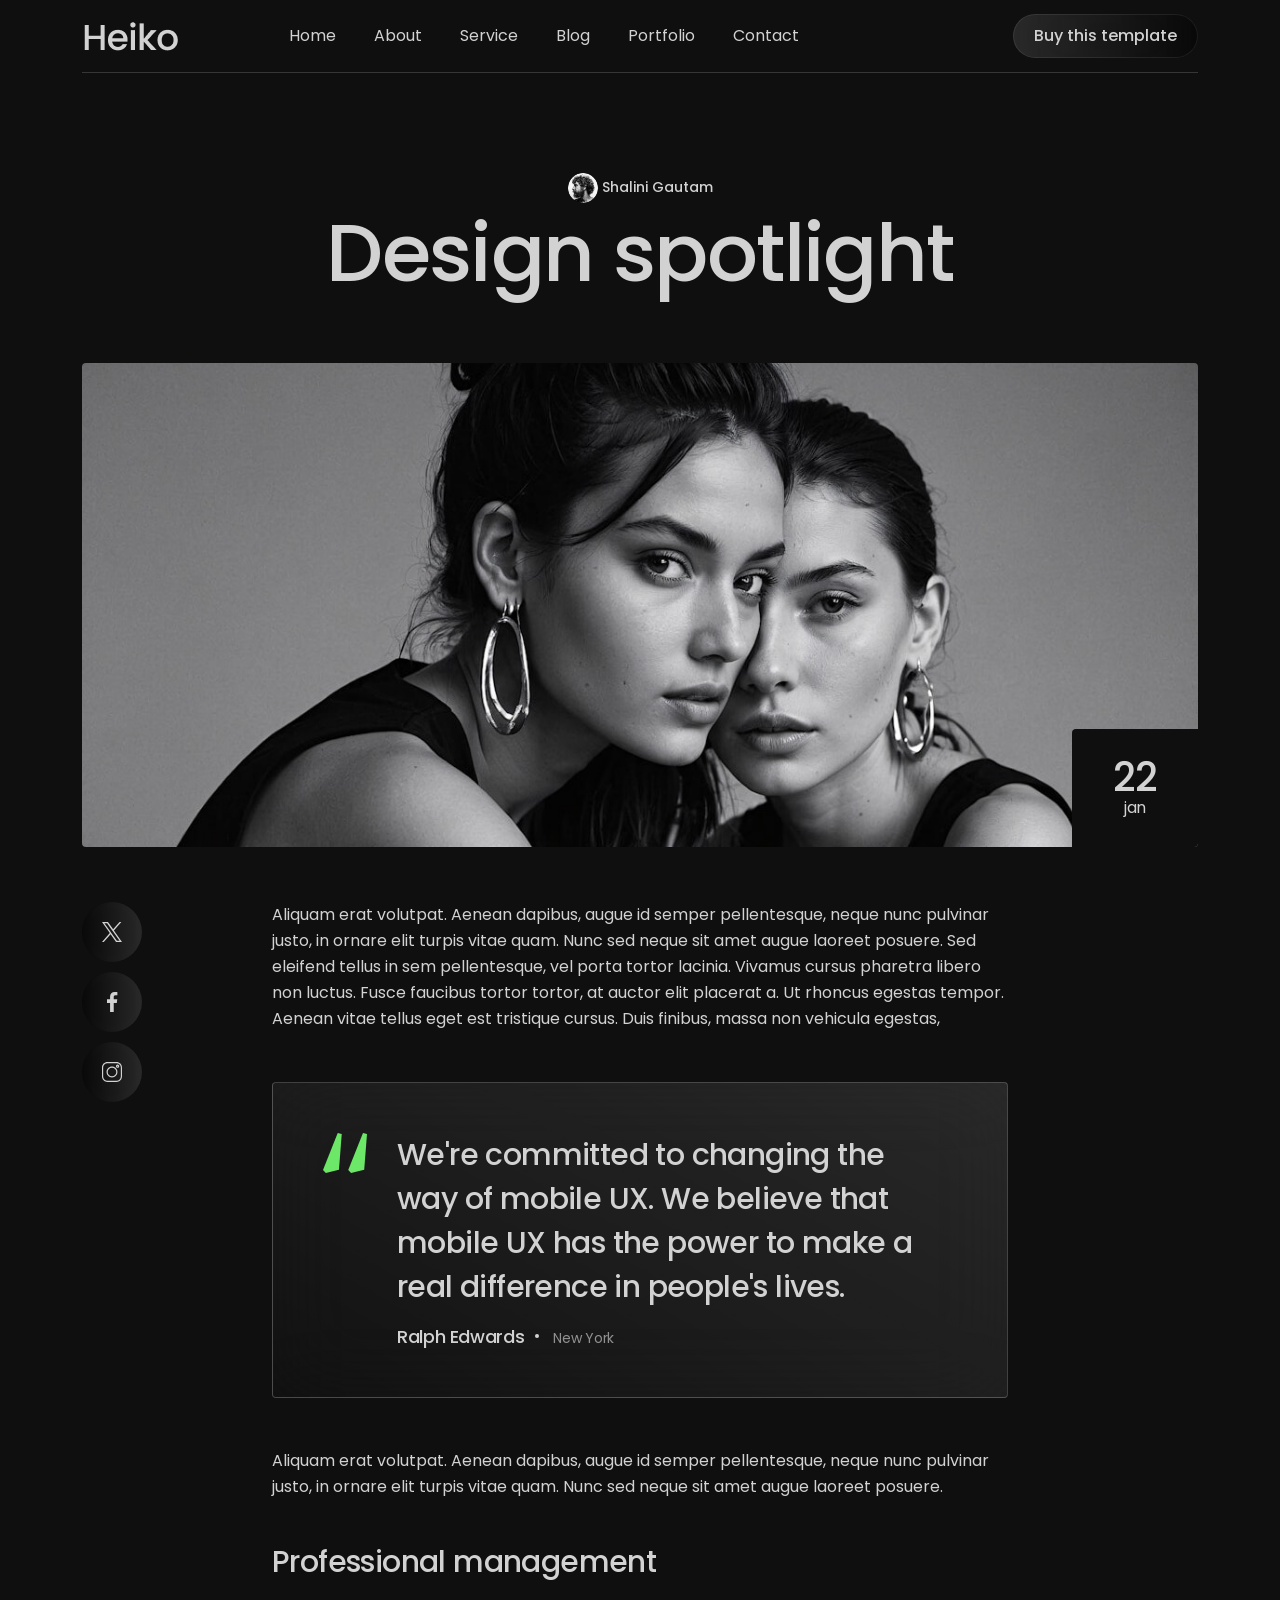
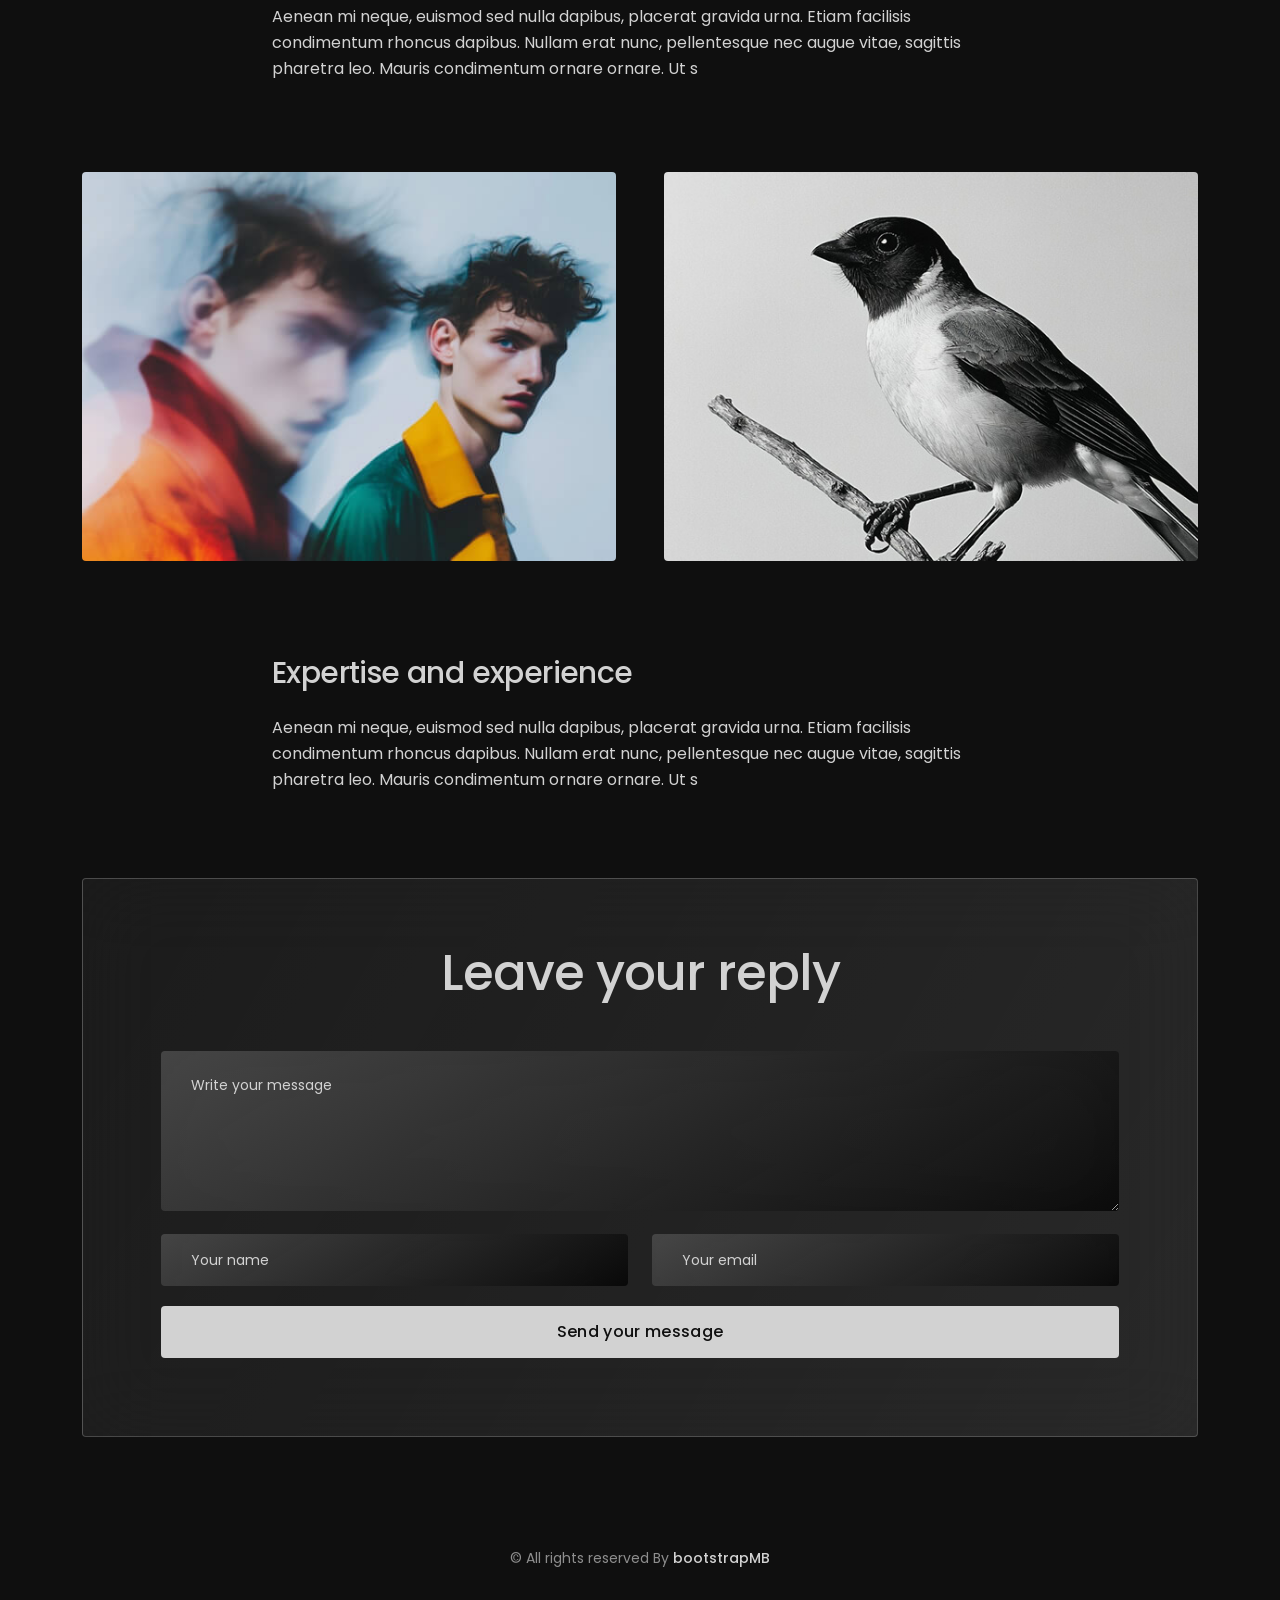
<file: blog.html>
<!doctype html>
<html class="no-js" lang="zxx">

   <head>
      <meta charset="utf-8">
      <meta http-equiv="x-ua-compatible" content="ie=edge">
      <title>Heiko - Personal Portfolio HTML Template</title>
      <meta name="description" content="">
      <meta name="viewport" content="width=device-width, initial-scale=1">

      <!-- Place favicon.ico in the root directory -->
      <link rel="shortcut icon" type="image/x-icon" href="assets/img/logo/favicon.png">

      <!-- CSS here -->
      <link rel="stylesheet" href="assets/css/bootstrap.css">
      <link rel="stylesheet" href="assets/css/swiper-bundle.css">
      <link rel="stylesheet" href="assets/css/font-awesome-pro.css">
      <link rel="stylesheet" href="assets/css/spacing.css">
      <link rel="stylesheet" href="assets/css/main.css">
   </head>

   <body>
      
      <!-- Preloader Start -->
      <div class="preloader med-loading">
         <div class="loader"></div>
      </div>
      <!-- Preloader End -->

      <!-- tp-offcanvus-area-end -->
      <div class="tp-offcanvas-area">
         <div class="tp-offcanvas-wrapper">
            <div class="tp-offcanvas-top d-flex align-items-center justify-content-between">
               <div class="tp-offcanvas-logo">
                  <a href="index.html">
                     <img data-width="98" src="assets/img/logo/logo-white.png" alt="">
                  </a>
               </div>
               <div class="tp-offcanvas-close">
                  <button class="tp-offcanvas-close-btn">
                     <svg width="37" height="38" viewBox="0 0 37 38" fill="none" xmlns="http://www.w3.org/2000/svg">
                        <path d="M9.19141 9.80762L27.5762 28.1924" stroke="currentColor" stroke-width="1.5"
                           stroke-linecap="round" stroke-linejoin="round" />
                        <path d="M9.19141 28.1924L27.5762 9.80761" stroke="currentColor" stroke-width="1.5"
                           stroke-linecap="round" stroke-linejoin="round" />
                     </svg>
                  </button>
               </div>
            </div>
            <div class="tp-offcanvas-main">
               <div class="tp-offcanvas-content">
                  <h3 class="tp-offcanvas-title">Hello There!</h3>
                  <p>Lorem ipsum dolor sit amet, consectetur adipiscing elit, </p>
               </div>
               <div class="tp-offcanvas-menu d-xl-none">
                  <nav></nav>
               </div>
               <div class="tp-offcanvas-contact">
                  <h3 class="tp-offcanvas-title fs-20">Information</h3>
                  <ul>
                     <li><a href="">+ 4 20 7700 1007</a></li>
                     <li><a href="mailto:hello@heikoinfo.com">hello@heikoinfo.com</a></li>
                     <li><a href="#">Avenue de Roma 158b, Lisboa</a></li>
                  </ul>
               </div>
               <div class="tp-offcanvas-social">
                  <h3 class="tp-offcanvas-title sm">Follow Us</h3>
                  <ul>
                     <li>
                        <a href="#">
                           <svg width="16" height="16" viewBox="0 0 16 16" fill="none" xmlns="http://www.w3.org/2000/svg">
                              <path
                                 d="M11.25 1.5H4.75C2.95507 1.5 1.5 2.95507 1.5 4.75V11.25C1.5 13.0449 2.95507 14.5 4.75 14.5H11.25C13.0449 14.5 14.5 13.0449 14.5 11.25V4.75C14.5 2.95507 13.0449 1.5 11.25 1.5Z"
                                 stroke="currentColor" stroke-width="1.5" stroke-linecap="round" stroke-linejoin="round" />
                              <path
                                 d="M10.6016 7.5907C10.6818 8.13166 10.5894 8.68414 10.3375 9.16955C10.0856 9.65497 9.68711 10.0486 9.19862 10.2945C8.71014 10.5404 8.15656 10.6259 7.61663 10.5391C7.0767 10.4522 6.57791 10.1972 6.19121 9.81055C5.80451 9.42385 5.54959 8.92506 5.46271 8.38513C5.37583 7.8452 5.46141 7.29163 5.70728 6.80314C5.95315 6.31465 6.34679 5.91613 6.83221 5.66425C7.31763 5.41238 7.87011 5.31998 8.41107 5.4002C8.96287 5.48202 9.47372 5.73915 9.86817 6.1336C10.2626 6.52804 10.5197 7.0389 10.6016 7.5907Z"
                                 stroke="currentColor" stroke-width="1.5" stroke-linecap="round" stroke-linejoin="round" />
                              <path d="M11.5742 4.42578H11.5842" stroke="currentColor" stroke-width="1.5"
                                 stroke-linecap="round" stroke-linejoin="round" />
                           </svg>
                        </a>
                     </li>
                     <li>
                        <a href="#">
                           <svg width="18" height="18" viewBox="0 0 18 18" fill="none" xmlns="http://www.w3.org/2000/svg">
                              <path
                                 d="M2.50589 12.7494C4.57662 16.336 9.16278 17.5648 12.7494 15.4941C14.2113 14.65 15.2816 13.388 15.8962 11.9461C16.7895 9.85066 16.7208 7.37526 15.4941 5.25063C14.2674 3.12599 12.1581 1.82872 9.89669 1.55462C8.34063 1.366 6.71259 1.66183 5.25063 2.50589C1.66403 4.57662 0.435172 9.16278 2.50589 12.7494Z"
                                 stroke="currentColor" stroke-width="1.5" />
                              <path
                                 d="M12.7127 15.4292C12.7127 15.4292 12.0086 10.4867 10.5011 7.87559C8.99362 5.26451 5.28935 2.57155 5.28935 2.57155M5.68449 15.6124C6.79553 12.2606 12.34 8.54524 16.3975 9.43537M12.311 2.4082C11.1953 5.72344 5.75732 9.38453 1.71875 8.58915"
                                 stroke="currentColor" stroke-width="1.5" stroke-linecap="round" />
                           </svg>
                        </a>
                     </li>
                     <li>
                        <a href="#">
                           <svg width="18" height="11" viewBox="0 0 18 11" fill="none" xmlns="http://www.w3.org/2000/svg">
                              <path
                                 d="M1 5.5715H6.33342C7.62867 5.5715 8.61917 6.56199 8.61917 7.85725C8.61917 9.15251 7.62867 10.143 6.33342 10.143H1.76192C1.30477 10.143 1 9.83823 1 9.38108V1.76192C1 1.30477 1.30477 1 1.76192 1H5.5715C6.86676 1 7.85725 1.99049 7.85725 3.28575C7.85725 4.58101 6.86676 5.5715 5.5715 5.5715H1Z"
                                 stroke="currentColor" stroke-width="1.5" stroke-miterlimit="10" />
                              <path
                                 d="M10.9062 7.09454H17.0016C17.0016 5.41832 15.6301 4.04688 13.9539 4.04688C12.2777 4.04688 10.9062 5.41832 10.9062 7.09454ZM10.9062 7.09454C10.9062 8.77076 12.2777 10.1422 13.9539 10.1422H15.2492"
                                 stroke="currentColor" stroke-width="1.5" stroke-miterlimit="10" stroke-linecap="round"
                                 stroke-linejoin="round" />
                              <path d="M16.1125 1.44434H11.668" stroke="currentColor" stroke-width="1.2"
                                 stroke-miterlimit="10" stroke-linecap="round" stroke-linejoin="round" />
                           </svg>
                        </a>
                     </li>
                     <li>
                        <a href="#">
                           <svg width="18" height="14" viewBox="0 0 18 14" fill="none" xmlns="http://www.w3.org/2000/svg">
                              <path
                                 d="M12.75 13H5.25C3 13 1.5 11.5 1.5 9.25V4.75C1.5 2.5 3 1 5.25 1H12.75C15 1 16.5 2.5 16.5 4.75V9.25C16.5 11.5 15 13 12.75 13Z"
                                 stroke="currentColor" stroke-width="1.5" stroke-miterlimit="10" stroke-linecap="round"
                                 stroke-linejoin="round" />
                              <path
                                 d="M8.70676 5.14837L10.8006 6.40465C11.5543 6.90716 11.5543 7.66093 10.8006 8.16344L8.70676 9.41972C7.86923 9.92224 7.19922 9.50348 7.19922 8.5822V6.06964C7.19922 4.98086 7.86923 4.64585 8.70676 5.14837Z"
                                 fill="currentColor" />
                           </svg>
                        </a>
                     </li>
                  </ul>
               </div>
            </div>
         </div>
      </div>
      <div class="body-overlay"></div>
      <!-- tp-offcanvus-area-end -->

      <header>
         <div class="tp-header-2-area">
            <div class="container">
               <div class="tp-header-border tp-header-spacing">
                  <div class="row align-items-center">
                     <div class="col-4 col-xl-2">
                        <div class="tp-header-logo">
                           <a href="index.html"><img src="assets/img/logo/logo-white.png" alt=""></a>
                        </div>
                     </div>
                     <div class="col-lg-6 d-none d-xl-block">
                        <div class="tp-main-menu">
                           <nav class="tp-mobile-menu-active">
                              <ul>
                                 <li class="has-dropdown">
                                    <a href="index.html">Home</a>
                                    <ul class="tp-submenu submenu">
                                       <li><a href="index.html">Home One</a></li>
                                       <li><a href="https://html.hixstudio.net/heiko-prev/heiko/index-2.html">Home Two</a></li>
                                    </ul>
                                 </li>
                                 <li><a href="about.html">About</a></li>
                                 <li><a href="service.html">Service</a></li>
                                 <li><a href="blog.html">Blog</a></li>
                                 <li><a href="portfolio-details.html">Portfolio</a></li>
                                 <li><a href="contact.html">Contact</a></li>
                              </ul>
                           </nav>
                        </div>
                     </div>
                     <div class="col-8 col-xl-4">
                        <div class="tp-header-btn text-end">
                           <a class="tp-btn d-none d-sm-inline-block" href="contact.html">Buy this template</a>
                           <button class="tp-header-bar tp-offcanvas-open-btn d-xl-none ml-10">
                              <span>
                                 <svg width="25" height="25" viewBox="0 0 25 25" fill="none" xmlns="http://www.w3.org/2000/svg">
                                    <path d="M21.8808 10.2976H3.8808" stroke="currentcolor" stroke-width="2" stroke-linecap="round" stroke-linejoin="round" />
                                    <path d="M21.8808 6.29756H3.8808" stroke="currentcolor" stroke-width="2" stroke-linecap="round" stroke-linejoin="round" />
                                    <path d="M21.8808 14.2976H3.8808" stroke="currentcolor" stroke-width="2" stroke-linecap="round" stroke-linejoin="round" />
                                    <path d="M21.8808 18.2976H3.8808" stroke="currentcolor" stroke-width="2" stroke-linecap="round" stroke-linejoin="round" />
                                 </svg>
                              </span>
                           </button>
                        </div>
                     </div>
                  </div>
               </div>
            </div>
         </div>
      </header>

      <main>
         
         <!-- tp-main-area-start -->
         <div class="tp-postbox-details-area tp-about-spacing">
            <div class="container">
               <div class="row gx-24 justify-content-center">
                  <div class="col-lg-12">
                     <div class="tp-postbox-banner-wrap text-center pb-95">
                        <div class="tp-postbox-avatar mb-10">
                           <img src="assets/img/blog/blog-details/avatar.png" alt="">
                           <span>Shalini Gautam</span>
                        </div>
                        <h2 class="tp-postbox-title mb-70">Design spotlight</h2>
                        <div class="tp-postbox-banner p-relative">
                           <img class="w-100" src="assets/img/blog/blog-details/bg.jpg" alt="">
                           <div class="tp-postbox-date">
                              <h6>22</h6>
                              <span>jan</span>
                           </div>
                        </div>
                     </div>
                  </div>
                  <div class="col-lg-2">
                     <div class="tp-postbox-social">
                        <a href="#">
                           <svg width="20" height="20" viewBox="0 0 20 20" fill="none" xmlns="http://www.w3.org/2000/svg">
                              <path d="M11.9027 8.46864L19.3482 0H17.5838L11.119 7.3532L5.95547 0H0L7.8082 11.1193L0 20H1.76443L8.59152 12.2348L14.0445 20H20L11.9023 8.46864H11.9027ZM9.48608 11.2173L8.69495 10.1101L2.40018 1.29967H5.11025L10.1902 8.40994L10.9813 9.51718L17.5847 18.7594H14.8746L9.48608 11.2177V11.2173Z" fill="#D2D2D2" />
                           </svg>
                        </a>
                        <a href="#">
                           <svg width="11" height="20" viewBox="0 0 11 20" fill="none" xmlns="http://www.w3.org/2000/svg">
                              <path d="M6.74157 20V10.8777H9.80231L10.2615 7.32156H6.74157V5.05147C6.74157 4.0222 7.02622 3.32076 8.50386 3.32076L10.3854 3.31999V0.13923C10.06 0.0969453 8.94308 0 7.64308 0C4.92848 0 3.07002 1.65697 3.07002 4.69927V7.32156H0V10.8777H3.07002V20H6.74157Z" fill="#D2D2D2" />
                           </svg>
                        </a>
                        <a href="#">
                           <svg width="20" height="20" viewBox="0 0 20 20" fill="none" xmlns="http://www.w3.org/2000/svg">
                              <path d="M14.5862 0H5.41382C2.42859 0 0 2.42859 0 5.41382V14.5863C0 17.5714 2.42859 20 5.41382 20H14.5863C17.5714 20 20 17.5714 20 14.5863V5.41382C20 2.42859 17.5714 0 14.5862 0ZM18.8275 14.5863C18.8275 16.9249 16.9249 18.8275 14.5862 18.8275H5.41382C3.0751 18.8275 1.17249 16.9249 1.17249 14.5863V5.41382C1.17249 3.0751 3.0751 1.17249 5.41382 1.17249H14.5863C16.9249 1.17249 18.8275 3.0751 18.8275 5.41382V14.5863Z" fill="#D2D2D2" />
                              <path d="M9.99985 4.53137C6.98441 4.53137 4.53125 6.98453 4.53125 9.99997C4.53125 13.0154 6.98441 15.4686 9.99985 15.4686C13.0153 15.4686 15.4684 13.0154 15.4684 9.99997C15.4684 6.98453 13.0153 4.53137 9.99985 4.53137ZM9.99985 14.2961C7.63107 14.2961 5.70374 12.3689 5.70374 9.99997C5.70374 7.6312 7.63107 5.70386 9.99985 5.70386C12.3688 5.70386 14.296 7.6312 14.296 9.99997C14.296 12.3689 12.3688 14.2961 9.99985 14.2961Z" fill="#D2D2D2" />
                              <path d="M15.5983 2.58923C14.7072 2.58923 13.9824 3.31418 13.9824 4.20514C13.9824 5.09625 14.7072 5.8212 15.5983 5.8212C16.4894 5.8212 17.2144 5.09625 17.2144 4.20514C17.2144 3.31403 16.4894 2.58923 15.5983 2.58923ZM15.5983 4.64856C15.3539 4.64856 15.1549 4.44958 15.1549 4.20514C15.1549 3.96054 15.3539 3.76172 15.5983 3.76172C15.8429 3.76172 16.0419 3.96054 16.0419 4.20514C16.0419 4.44958 15.8429 4.64856 15.5983 4.64856Z" fill="#D2D2D2" />
                           </svg>
                        </a>
                     </div>
                  </div>
                  <div class="col-lg-8">
                     <div class="tp-postbox-content mb-90">
                        <p class="mb-50">Aliquam erat volutpat. Aenean dapibus, augue id semper pellentesque,  neque nunc pulvinar justo, in ornare elit turpis vitae quam. Nunc sed  neque sit amet augue laoreet posuere. Sed eleifend tellus in sem  pellentesque, vel porta tortor lacinia. Vivamus cursus pharetra libero  non luctus. Fusce faucibus tortor tortor, at auctor elit placerat a. Ut  rhoncus egestas tempor. Aenean vitae tellus eget est tristique cursus.  Duis finibus, massa non vehicula egestas, </p>
                        <div class="tp-postbox-blockquote mb-50">
                           <blockquote>
                              <div class="postbox-link-post d-sm-flex align-items-start">
                                 <span class="postbox-link-icon mr-30 mb-20 d-inline-block">
                                    <svg width="44" height="40" viewBox="0 0 44 40" fill="none"
                                       xmlns="http://www.w3.org/2000/svg">
                                       <path
                                          d="M44 1.05264L39.9691 0L25.2477 37.0175L28.0518 40L41.1959 36.8421L44 1.05264Z"
                                          fill="#6de767" />
                                       <path
                                          d="M18.7523 1.05264L14.7214 0L0 37.0175L2.80408 40L15.9482 36.8421L18.7523 1.05264Z"
                                          fill="#6de767" />
                                    </svg>
                                 </span>
                                 <div class="tp-postbox-paragraph">
                                    <p>We're committed to changing the way of mobile UX. We believe that mobile UX
                                       has the power to make a real difference in people's lives.</p>
                                    <div class="tp-postbox-link-author">
                                       <span>Ralph Edwards</span>
                                       <p>New York</p>
                                    </div>
                                 </div>
                              </div>
                           </blockquote>
                        </div>
                        <p class="mb-40">Aliquam erat volutpat. Aenean dapibus, augue id semper pellentesque,  neque nunc pulvinar justo, in ornare elit turpis vitae quam. Nunc sed  neque sit amet augue laoreet posuere.</p>
                        <h4 class="tp-postbox-title-2 mb-20">Professional management</h4>
                        <p>Aenean mi neque, euismod sed nulla dapibus, placerat gravida urna. Etiam facilisis condimentum rhoncus dapibus. Nullam erat nunc,  pellentesque nec augue vitae, sagittis pharetra leo. Mauris condimentum  ornare ornare. Ut s</p>
                     </div>
                  </div>
                  <div class="col-lg-2"></div>
                  <div class="col-lg-12 fix">
                     <div class="row gx-48">
                        <div class="col-lg-6 col-md-6">
                           <div class="tp-postbox-thumb mb-30">
                              <img src="assets/img/blog/blog-details/thumb.jpg" alt="">
                           </div>
                        </div>
                        <div class="col-lg-6 col-md-6">
                           <div class="tp-postbox-thumb mb-30">
                              <img src="assets/img/blog/blog-details/thumb-2.jpg" alt="">
                           </div>
                        </div>
                     </div>
                  </div>
                  <div class="col-lg-8">
                     <div class="tp-postbox-content pt-60 pb-70">
                        <h4 class="tp-postbox-title-2 mb-20">Expertise and experience</h4>
                        <p>Aenean mi neque, euismod sed nulla dapibus, placerat gravida urna. Etiam facilisis condimentum rhoncus dapibus. Nullam erat nunc,  pellentesque nec augue vitae, sagittis pharetra leo. Mauris condimentum  ornare ornare. Ut s</p>
                     </div>
                  </div>
                  <div class="col-12">
                     <div class="tp-contact-form-wrap">
                        <h3 class="tp-contact-form-title mb-50">Leave your reply</h3>
                        <form action="#">
                           <div class="tp-contact-form-input">
                              <div class="row">
                                 <div class="col-12">
                                    <div class="mb-20 lh-1">
                                       <textarea class="input textarea" placeholder="Write your message"></textarea>
                                    </div>
                                 </div>
                                 <div class="col-md-6">
                                    <div class="mb-20">
                                       <input class="input" type="text" placeholder="Your name">
                                    </div>
                                 </div>
                                 <div class="col-md-6">
                                    <div class="mb-20">
                                       <input class="input" type="text" placeholder="Your email">
                                    </div>
                                 </div>
                                 <div class="col-12">
                                    <button type="submit" class="tp-contact-form-btn">Send your message</button>
                                 </div>
                              </div>
                           </div>
                        </form>
                     </div>
                     <div class="tp-home-2-copyright pt-85 tp-about-contact-copyright text-center pb-25">
                        <p>© All rights reserved By <a href="https://www.bootstrapmb.com">bootstrapMB</a></p>
                     </div>
                  </div>
               </div>
            </div>
         </div>
         <!-- tp-main-area-end -->

      </main>


      <!-- JS here -->
      <script src="assets/js/vendor/jquery.js"></script>
      <script src="assets/js/bootstrap-bundle.js"></script>
      <script src="assets/js/swiper-bundle.js"></script>
      <script src="assets/js/ajax-form.js"></script>
      <script src="assets/js/main.js"></script>
   </body>

</html>
</file>
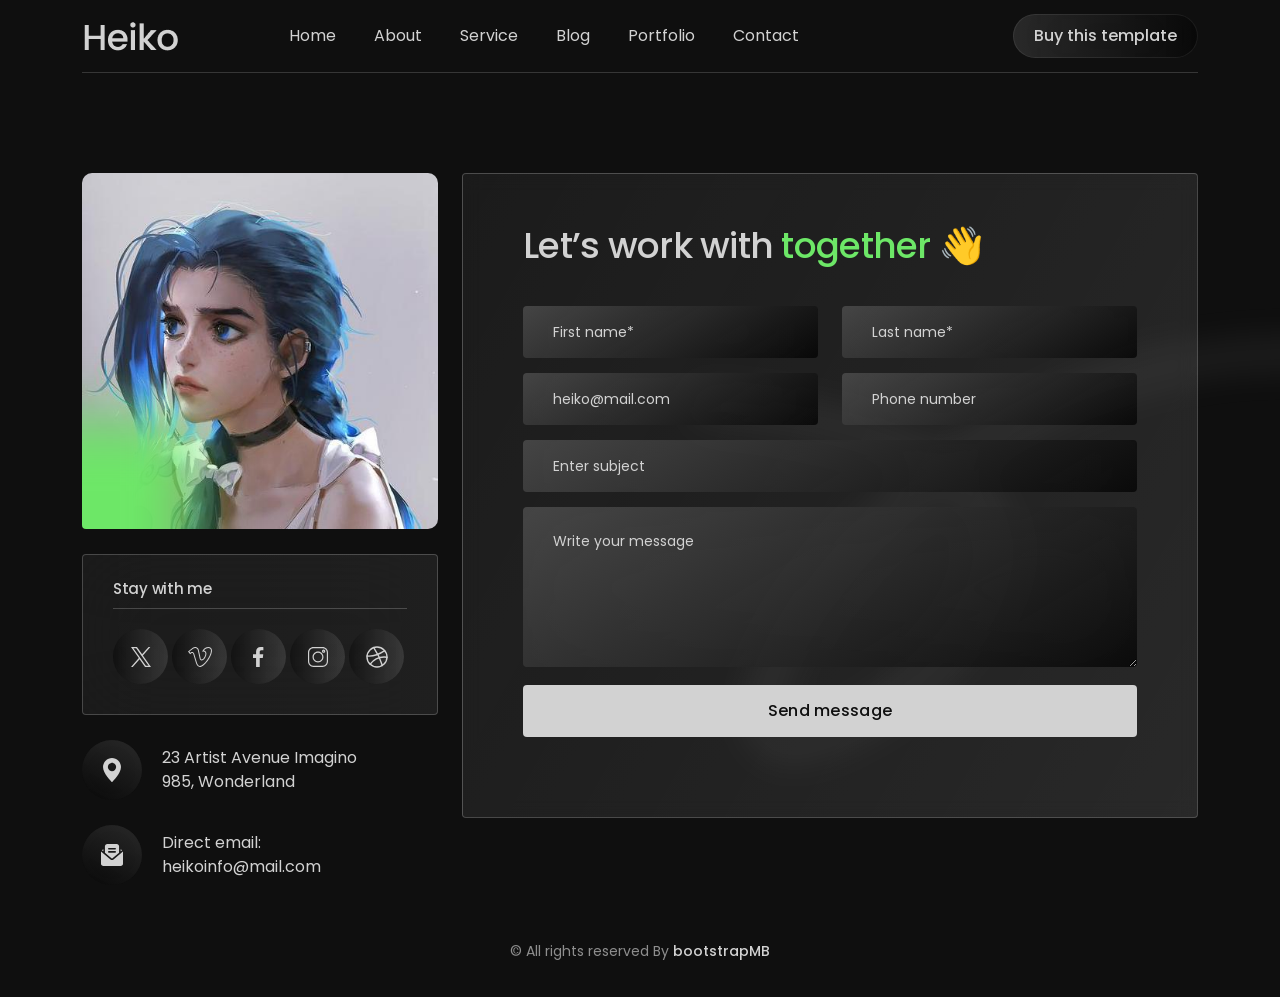
<file: contact.html>
<!doctype html>
<html class="no-js" lang="zxx">

   <head>
      <meta charset="utf-8">
      <meta http-equiv="x-ua-compatible" content="ie=edge">
      <title>Heiko - Personal Portfolio HTML Template</title>
      <meta name="description" content="">
      <meta name="viewport" content="width=device-width, initial-scale=1">

      <!-- Place favicon.ico in the root directory -->
      <link rel="shortcut icon" type="image/x-icon" href="assets/img/logo/favicon.png">

      <!-- CSS here -->
      <link rel="stylesheet" href="assets/css/bootstrap.css">
      <link rel="stylesheet" href="assets/css/swiper-bundle.css">
      <link rel="stylesheet" href="assets/css/font-awesome-pro.css">
      <link rel="stylesheet" href="assets/css/spacing.css">
      <link rel="stylesheet" href="assets/css/main.css">
   </head>

   <body>

      <!-- Preloader Start -->
      <div class="preloader med-loading">
         <div class="loader"></div>
      </div>
      <!-- Preloader End -->
       
      <!-- tp-offcanvus-area-end -->
      <div class="tp-offcanvas-area">
         <div class="tp-offcanvas-wrapper">
            <div class="tp-offcanvas-top d-flex align-items-center justify-content-between">
               <div class="tp-offcanvas-logo">
                  <a href="index.html">
                     <img data-width="98" src="assets/img/logo/logo-white.png" alt="">
                  </a>
               </div>
               <div class="tp-offcanvas-close">
                  <button class="tp-offcanvas-close-btn">
                     <svg width="37" height="38" viewBox="0 0 37 38" fill="none" xmlns="http://www.w3.org/2000/svg">
                        <path d="M9.19141 9.80762L27.5762 28.1924" stroke="currentColor" stroke-width="1.5"
                           stroke-linecap="round" stroke-linejoin="round" />
                        <path d="M9.19141 28.1924L27.5762 9.80761" stroke="currentColor" stroke-width="1.5"
                           stroke-linecap="round" stroke-linejoin="round" />
                     </svg>
                  </button>
               </div>
            </div>
            <div class="tp-offcanvas-main">
               <div class="tp-offcanvas-content">
                  <h3 class="tp-offcanvas-title">Hello There!</h3>
                  <p>Lorem ipsum dolor sit amet, consectetur adipiscing elit, </p>
               </div>
               <div class="tp-offcanvas-menu d-xl-none">
                  <nav></nav>
               </div>
               <div class="tp-offcanvas-contact">
                  <h3 class="tp-offcanvas-title fs-20">Information</h3>
                  <ul>
                     <li><a href="">+ 4 20 7700 1007</a></li>
                     <li><a href="mailto:hello@heikoinfo.com">hello@heikoinfo.com</a></li>
                     <li><a href="#">Avenue de Roma 158b, Lisboa</a></li>
                  </ul>
               </div>
               <div class="tp-offcanvas-social">
                  <h3 class="tp-offcanvas-title sm">Follow Us</h3>
                  <ul>
                     <li>
                        <a href="#">
                           <svg width="16" height="16" viewBox="0 0 16 16" fill="none" xmlns="http://www.w3.org/2000/svg">
                              <path
                                 d="M11.25 1.5H4.75C2.95507 1.5 1.5 2.95507 1.5 4.75V11.25C1.5 13.0449 2.95507 14.5 4.75 14.5H11.25C13.0449 14.5 14.5 13.0449 14.5 11.25V4.75C14.5 2.95507 13.0449 1.5 11.25 1.5Z"
                                 stroke="currentColor" stroke-width="1.5" stroke-linecap="round" stroke-linejoin="round" />
                              <path
                                 d="M10.6016 7.5907C10.6818 8.13166 10.5894 8.68414 10.3375 9.16955C10.0856 9.65497 9.68711 10.0486 9.19862 10.2945C8.71014 10.5404 8.15656 10.6259 7.61663 10.5391C7.0767 10.4522 6.57791 10.1972 6.19121 9.81055C5.80451 9.42385 5.54959 8.92506 5.46271 8.38513C5.37583 7.8452 5.46141 7.29163 5.70728 6.80314C5.95315 6.31465 6.34679 5.91613 6.83221 5.66425C7.31763 5.41238 7.87011 5.31998 8.41107 5.4002C8.96287 5.48202 9.47372 5.73915 9.86817 6.1336C10.2626 6.52804 10.5197 7.0389 10.6016 7.5907Z"
                                 stroke="currentColor" stroke-width="1.5" stroke-linecap="round" stroke-linejoin="round" />
                              <path d="M11.5742 4.42578H11.5842" stroke="currentColor" stroke-width="1.5"
                                 stroke-linecap="round" stroke-linejoin="round" />
                           </svg>
                        </a>
                     </li>
                     <li>
                        <a href="#">
                           <svg width="18" height="18" viewBox="0 0 18 18" fill="none" xmlns="http://www.w3.org/2000/svg">
                              <path
                                 d="M2.50589 12.7494C4.57662 16.336 9.16278 17.5648 12.7494 15.4941C14.2113 14.65 15.2816 13.388 15.8962 11.9461C16.7895 9.85066 16.7208 7.37526 15.4941 5.25063C14.2674 3.12599 12.1581 1.82872 9.89669 1.55462C8.34063 1.366 6.71259 1.66183 5.25063 2.50589C1.66403 4.57662 0.435172 9.16278 2.50589 12.7494Z"
                                 stroke="currentColor" stroke-width="1.5" />
                              <path
                                 d="M12.7127 15.4292C12.7127 15.4292 12.0086 10.4867 10.5011 7.87559C8.99362 5.26451 5.28935 2.57155 5.28935 2.57155M5.68449 15.6124C6.79553 12.2606 12.34 8.54524 16.3975 9.43537M12.311 2.4082C11.1953 5.72344 5.75732 9.38453 1.71875 8.58915"
                                 stroke="currentColor" stroke-width="1.5" stroke-linecap="round" />
                           </svg>
                        </a>
                     </li>
                     <li>
                        <a href="#">
                           <svg width="18" height="11" viewBox="0 0 18 11" fill="none" xmlns="http://www.w3.org/2000/svg">
                              <path
                                 d="M1 5.5715H6.33342C7.62867 5.5715 8.61917 6.56199 8.61917 7.85725C8.61917 9.15251 7.62867 10.143 6.33342 10.143H1.76192C1.30477 10.143 1 9.83823 1 9.38108V1.76192C1 1.30477 1.30477 1 1.76192 1H5.5715C6.86676 1 7.85725 1.99049 7.85725 3.28575C7.85725 4.58101 6.86676 5.5715 5.5715 5.5715H1Z"
                                 stroke="currentColor" stroke-width="1.5" stroke-miterlimit="10" />
                              <path
                                 d="M10.9062 7.09454H17.0016C17.0016 5.41832 15.6301 4.04688 13.9539 4.04688C12.2777 4.04688 10.9062 5.41832 10.9062 7.09454ZM10.9062 7.09454C10.9062 8.77076 12.2777 10.1422 13.9539 10.1422H15.2492"
                                 stroke="currentColor" stroke-width="1.5" stroke-miterlimit="10" stroke-linecap="round"
                                 stroke-linejoin="round" />
                              <path d="M16.1125 1.44434H11.668" stroke="currentColor" stroke-width="1.2"
                                 stroke-miterlimit="10" stroke-linecap="round" stroke-linejoin="round" />
                           </svg>
                        </a>
                     </li>
                     <li>
                        <a href="#">
                           <svg width="18" height="14" viewBox="0 0 18 14" fill="none" xmlns="http://www.w3.org/2000/svg">
                              <path
                                 d="M12.75 13H5.25C3 13 1.5 11.5 1.5 9.25V4.75C1.5 2.5 3 1 5.25 1H12.75C15 1 16.5 2.5 16.5 4.75V9.25C16.5 11.5 15 13 12.75 13Z"
                                 stroke="currentColor" stroke-width="1.5" stroke-miterlimit="10" stroke-linecap="round"
                                 stroke-linejoin="round" />
                              <path
                                 d="M8.70676 5.14837L10.8006 6.40465C11.5543 6.90716 11.5543 7.66093 10.8006 8.16344L8.70676 9.41972C7.86923 9.92224 7.19922 9.50348 7.19922 8.5822V6.06964C7.19922 4.98086 7.86923 4.64585 8.70676 5.14837Z"
                                 fill="currentColor" />
                           </svg>
                        </a>
                     </li>
                  </ul>
               </div>
            </div>
         </div>
      </div>
      <div class="body-overlay"></div>
      <!-- tp-offcanvus-area-end -->

      <header>
         <div class="tp-header-2-area">
            <div class="container">
               <div class="tp-header-border tp-header-spacing">
                  <div class="row align-items-center">
                     <div class="col-4 col-xl-2">
                        <div class="tp-header-logo">
                           <a href="index.html"><img src="assets/img/logo/logo-white.png" alt=""></a>
                        </div>
                     </div>
                     <div class="col-lg-6 d-none d-xl-block">
                        <div class="tp-main-menu">
                           <nav class="tp-mobile-menu-active">
                              <ul>
                                 <li class="has-dropdown">
                                    <a href="index.html">Home</a>
                                    <ul class="tp-submenu submenu">
                                       <li><a href="index.html">Home One</a></li>
                                       <li><a href="https://html.hixstudio.net/heiko-prev/heiko/index-2.html">Home Two</a></li>
                                    </ul>
                                 </li>
                                 <li><a href="about.html">About</a></li>
                                 <li><a href="service.html">Service</a></li>
                                 <li><a href="blog.html">Blog</a></li>
                                 <li><a href="portfolio-details.html">Portfolio</a></li>
                                 <li><a href="contact.html">Contact</a></li>
                              </ul>
                           </nav>
                        </div>
                     </div>
                     <div class="col-8 col-xl-4">
                        <div class="tp-header-btn text-end">
                           <a class="tp-btn d-none d-sm-inline-block" href="contact.html">Buy this template</a>
                           <button class="tp-header-bar tp-offcanvas-open-btn d-xl-none ml-10">
                              <span>
                                 <svg width="25" height="25" viewBox="0 0 25 25" fill="none" xmlns="http://www.w3.org/2000/svg">
                                    <path d="M21.8808 10.2976H3.8808" stroke="currentcolor" stroke-width="2" stroke-linecap="round" stroke-linejoin="round" />
                                    <path d="M21.8808 6.29756H3.8808" stroke="currentcolor" stroke-width="2" stroke-linecap="round" stroke-linejoin="round" />
                                    <path d="M21.8808 14.2976H3.8808" stroke="currentcolor" stroke-width="2" stroke-linecap="round" stroke-linejoin="round" />
                                    <path d="M21.8808 18.2976H3.8808" stroke="currentcolor" stroke-width="2" stroke-linecap="round" stroke-linejoin="round" />
                                 </svg>
                              </span>
                           </button>
                        </div>
                     </div>
                  </div>
               </div>
            </div>
         </div>
      </header>

      <main class="p-relative tp-home-svg-wrap z-index-1">
         
         <div class="tp-home-svg-shape">
            <svg width="1920" height="779" viewBox="0 0 1920 779" fill="none" xmlns="http://www.w3.org/2000/svg">
               <g filter="url(#filter0_f_27_375)">
                 <path class="line-1" d="M2087 308.5C1974 236.833 1691.4 145.6 1465 354C1182 614.5 1965.5 427.5 1556 207.5C1146.5 -12.5 788 331 762.5 490.5C737 650 1354.5 230 671.5 184.5C-11.5 139 381 -17.5 588 83.5C795 184.5 286.5 834 -62 543.5C-410.5 253 492 414.5 176 905" stroke="white" stroke-opacity="0.06" stroke-width="40" />
               </g>
               <defs>
                 <filter id="filter0_f_27_375" x="-193.436" y="0.173615" width="2321.15" height="945.658" filterUnits="userSpaceOnUse" color-interpolation-filters="sRGB">
                   <feFlood flood-opacity="0" result="BackgroundImageFix" />
                   <feBlend mode="normal" in="SourceGraphic" in2="BackgroundImageFix" result="shape" />
                   <feGaussianBlur stdDeviation="15" result="effect1_foregroundBlur_27_375" />
                 </filter>
               </defs>
            </svg>
         </div>

         <!-- tp-main-area-start -->
         <div class="tp-home-area tp-about-wrap tp-about-spacing">
            <div class="container">
               <div class="row gx-24">
                  <div class="col-xl-4 col-lg-5">
                     <div class="tp-service-left mb-30">
                        <div class="tp-home-2-author tp-home-author-shadow mb-25 p-relative">
                           <img class="w-100 tp-round-10" src="assets/img/author/jinkx.jpg" alt="">
                        </div>
                        <div class="tp-home-2-social-wrap mb-25 tp-round-4">
                           <h3 class="tp-home-2-title mb-10">Stay with me</h3>
                           <span class="tp-home-2-border mb-20"></span>
                           <div class="tp-home-2-social-inner">
                              <a href="" class="tp-home-social-icon">
                                 <svg width="20" height="20" viewBox="0 0 20 20" fill="none" xmlns="http://www.w3.org/2000/svg">
                                    <path d="M11.9027 8.46864L19.3482 0H17.5838L11.119 7.3532L5.95547 0H0L7.8082 11.1193L0 20H1.76443L8.59152 12.2348L14.0445 20H20L11.9023 8.46864H11.9027ZM9.48608 11.2173L8.69495 10.1101L2.40018 1.29967H5.11025L10.1902 8.40994L10.9813 9.51718L17.5847 18.7594H14.8746L9.48608 11.2177V11.2173Z" fill="#D2D2D2" />
                                 </svg>
                              </a>
                              <a href="" class="tp-home-social-icon">
                                 <svg width="24" height="20" viewBox="0 0 24 20" fill="none" xmlns="http://www.w3.org/2000/svg">
                                    <path d="M11.8481 20C9.99373 20 8.60751 18.1501 8.05699 16.3128L5.1898 6.80135C5.08318 6.44965 4.80838 6.17191 4.45478 6.05839C4.10099 5.94488 3.71346 6.01006 3.41771 6.23269L2.12661 7.20762L0 4.40788L4.81635 0.770695C5.84415 -0.00760181 7.20386 -0.212108 8.41949 0.228945C9.6353 0.670181 10.5374 1.69528 10.8101 2.94557L12.6392 11.276C12.7469 11.7696 13.0758 12.5008 13.5253 12.5008C15.5316 12.5008 17.4177 8.75744 17.4177 6.50146C17.4177 5.3969 16.511 4.50162 15.3923 4.50162C15.2842 4.5018 15.1763 4.51004 15.0695 4.5267L14.1266 4.67665L14.5316 3.82035C15.6328 1.50194 17.9619 0.00210175 20.4556 0.00210175C22.4745 0.00210175 24 1.50816 24 3.50178C24 9.18238 16.7342 20 11.8481 20ZM4.10767 5.00162C5.05648 5.00107 5.8931 5.61606 6.16456 6.51391L9.03157 16.0254C9.46193 17.4564 10.5316 19 11.8544 19C15.8101 19 22.9935 9.00735 22.9935 3.50178C22.9935 2.05193 21.9303 1.00193 20.462 1.00193C18.6201 1.00193 16.8861 1.97686 15.8544 3.53291C17.3363 3.76085 18.4295 5.02048 18.4303 6.50146C18.4303 8.95737 16.4051 13.5006 13.5253 13.5006C12.4684 13.5006 11.8544 12.4133 11.6455 11.4883L9.82277 3.15795C9.62436 2.24087 8.96333 1.48821 8.07182 1.1647C7.18031 0.841366 6.18292 0.992229 5.43029 1.56437L1.41774 4.59536L2.32909 5.7953L2.80378 5.43279C3.1787 5.15175 3.63688 5.00016 4.10767 5.00162Z" fill="#D2D2D2" />
                                 </svg>
                              </a>
                              <a href="" class="tp-home-social-icon">
                                 <svg width="11" height="20" viewBox="0 0 11 20" fill="none" xmlns="http://www.w3.org/2000/svg">
                                    <path d="M6.74157 20V10.8777H9.80231L10.2615 7.32156H6.74157V5.05147C6.74157 4.0222 7.02622 3.32076 8.50386 3.32076L10.3854 3.31999V0.13923C10.06 0.0969453 8.94308 0 7.64308 0C4.92848 0 3.07002 1.65697 3.07002 4.69927V7.32156H0V10.8777H3.07002V20H6.74157Z" fill="#D2D2D2" />
                                 </svg>
                              </a>
                              <a href="" class="tp-home-social-icon">
                                 <svg width="20" height="20" viewBox="0 0 20 20" fill="none" xmlns="http://www.w3.org/2000/svg">
                                    <path d="M14.5862 0H5.41382C2.42859 0 0 2.42859 0 5.41382V14.5863C0 17.5714 2.42859 20 5.41382 20H14.5863C17.5714 20 20 17.5714 20 14.5863V5.41382C20 2.42859 17.5714 0 14.5862 0ZM18.8275 14.5863C18.8275 16.9249 16.9249 18.8275 14.5862 18.8275H5.41382C3.0751 18.8275 1.17249 16.9249 1.17249 14.5863V5.41382C1.17249 3.0751 3.0751 1.17249 5.41382 1.17249H14.5863C16.9249 1.17249 18.8275 3.0751 18.8275 5.41382V14.5863Z" fill="#D2D2D2" />
                                    <path d="M9.99985 4.53139C6.98441 4.53139 4.53125 6.98454 4.53125 9.99998C4.53125 13.0154 6.98441 15.4686 9.99985 15.4686C13.0153 15.4686 15.4684 13.0154 15.4684 9.99998C15.4684 6.98454 13.0153 4.53139 9.99985 4.53139ZM9.99985 14.2961C7.63107 14.2961 5.70374 12.3689 5.70374 9.99998C5.70374 7.63121 7.63107 5.70387 9.99985 5.70387C12.3688 5.70387 14.296 7.63121 14.296 9.99998C14.296 12.3689 12.3688 14.2961 9.99985 14.2961Z" fill="#D2D2D2" />
                                    <path d="M15.5981 2.58925C14.707 2.58925 13.9822 3.31419 13.9822 4.20515C13.9822 5.09627 14.707 5.82121 15.5981 5.82121C16.4892 5.82121 17.2141 5.09627 17.2141 4.20515C17.2141 3.31404 16.4892 2.58925 15.5981 2.58925ZM15.5981 4.64857C15.3536 4.64857 15.1547 4.4496 15.1547 4.20515C15.1547 3.96056 15.3536 3.76173 15.5981 3.76173C15.8427 3.76173 16.0417 3.96056 16.0417 4.20515C16.0417 4.4496 15.8427 4.64857 15.5981 4.64857Z" fill="#D2D2D2" />
                                 </svg>
                              </a>
                              <a href="" class="tp-home-social-icon">
                                 <svg width="22" height="22" viewBox="0 0 22 22" fill="none" xmlns="http://www.w3.org/2000/svg">
                                    <path d="M10.9998 21C16.5226 21 20.9997 16.5228 20.9997 11C20.9997 5.47715 16.5226 1 10.9998 1C5.47708 1 1 5.47715 1 11C1 16.5228 5.47708 21 10.9998 21Z" stroke="#D2D2D2" stroke-width="1.4" stroke-miterlimit="10" stroke-linecap="round" stroke-linejoin="round" />
                                    <path d="M7.73584 1.53339C11.4691 7.00005 14.4024 13.0667 16.3357 19.4667" stroke="#D2D2D2" stroke-width="1.4" stroke-miterlimit="10" stroke-linecap="round" stroke-linejoin="round" />
                                    <path d="M1.06934 10.0667C6.66924 10.6 12.7358 8.73332 18.7357 4.66666" stroke="#D2D2D2" stroke-width="1.4" stroke-miterlimit="10" stroke-linecap="round" stroke-linejoin="round" />
                                    <path d="M4.13379 18.2667C7.33373 13.8667 12.4003 11 18.0002 11C19.0002 11 20.0002 11.0667 21.0002 11.2667" stroke="#D2D2D2" stroke-width="1.4" stroke-miterlimit="10" stroke-linecap="round" stroke-linejoin="round" />
                                 </svg>
                              </a>
                           </div>
                        </div>
                        <div class="tp-contact-location">
                           <div class="tp-contact-form-location-item mb-25">
                              <span>
                                 <svg width="18" height="24" viewBox="0 0 18 24" fill="none" xmlns="http://www.w3.org/2000/svg">
                                    <path d="M8.99999 0C6.61402 0.00316505 4.32667 0.952392 2.63953 2.63953C0.952392 4.32667 0.00316505 6.61402 0 8.99999C0 15.4612 8.38499 23.5537 8.74124 23.895C8.81054 23.9623 8.90336 24 8.99999 24C9.09662 24 9.18945 23.9623 9.25874 23.895C9.61499 23.5537 18 15.4612 18 8.99999C17.9968 6.61402 17.0476 4.32667 15.3604 2.63953C13.6733 0.952392 11.386 0.00316505 8.99999 0ZM8.99999 13.125C8.18414 13.125 7.38662 12.8831 6.70827 12.4298C6.02991 11.9765 5.5012 11.3323 5.18899 10.5786C4.87678 9.82481 4.79509 8.99541 4.95426 8.19524C5.11342 7.39507 5.50629 6.66007 6.08318 6.08318C6.66007 5.50629 7.39507 5.11342 8.19524 4.95426C8.99541 4.79509 9.82481 4.87678 10.5786 5.18899C11.3323 5.5012 11.9765 6.02991 12.4298 6.70827C12.8831 7.38662 13.125 8.18414 13.125 8.99999C13.1243 10.0938 12.6895 11.1426 11.9161 11.9161C11.1426 12.6895 10.0938 13.1243 8.99999 13.125Z" fill="#D2D2D2" />
                                 </svg>
                              </span>
                              <p>23 Artist Avenue Imagino<br>
                                 985, Wonderland</p>
                           </div>
                           <div class="tp-contact-form-location-item">
                              <span>
                                 <svg width="22" height="22" viewBox="0 0 22 22" fill="none" xmlns="http://www.w3.org/2000/svg">
                                    <path d="M21.1121 6.12857L19.6429 7.37V5.17786L20.8764 5.96357C20.9578 6.01442 21.0365 6.0695 21.1121 6.12857ZM21.9371 7.48786L19.6429 9.42857L12.5164 15.4629C12.2481 15.6808 11.9379 15.8413 11.605 15.9343C11.4729 15.9655 11.3391 15.9891 11.2043 16.005H10.7957C10.6609 15.9891 10.5271 15.9655 10.395 15.9343C10.065 15.8439 9.75734 15.686 9.49143 15.4707L2.35714 9.42857L0.0628571 7.48786C0.0260006 7.6398 0.00493652 7.79515 0 7.95143V19.6429C0 20.268 0.248341 20.8676 0.690391 21.3096C1.13244 21.7517 1.73199 22 2.35714 22H19.6429C20.268 22 20.8676 21.7517 21.3096 21.3096C21.7517 20.8676 22 20.268 22 19.6429V7.95143C21.9951 7.79515 21.974 7.6398 21.9371 7.48786ZM10.4971 14.2607L3.92857 8.69786V2.35714C3.92857 1.73199 4.17691 1.13244 4.61896 0.690391C5.06101 0.248341 5.66056 0 6.28571 0H15.7143C16.3394 0 16.939 0.248341 17.381 0.690391C17.8231 1.13244 18.0714 1.73199 18.0714 2.35714V8.69786L11.5029 14.2607C11.3617 14.3783 11.1837 14.4427 11 14.4427C10.8163 14.4427 10.6383 14.3783 10.4971 14.2607ZM7.07143 4.71429C7.07143 4.92267 7.15421 5.12252 7.30156 5.26987C7.44891 5.41722 7.64876 5.5 7.85714 5.5H14.1429C14.3512 5.5 14.5511 5.41722 14.6984 5.26987C14.8458 5.12252 14.9286 4.92267 14.9286 4.71429C14.9286 4.5059 14.8458 4.30605 14.6984 4.1587C14.5511 4.01135 14.3512 3.92857 14.1429 3.92857H7.85714C7.64876 3.92857 7.44891 4.01135 7.30156 4.1587C7.15421 4.30605 7.07143 4.5059 7.07143 4.71429ZM7.85714 8.64286H14.1429C14.3512 8.64286 14.5511 8.56008 14.6984 8.41273C14.8458 8.26538 14.9286 8.06553 14.9286 7.85714C14.9286 7.64876 14.8458 7.44891 14.6984 7.30156C14.5511 7.15421 14.3512 7.07143 14.1429 7.07143H7.85714C7.64876 7.07143 7.44891 7.15421 7.30156 7.30156C7.15421 7.44891 7.07143 7.64876 7.07143 7.85714C7.07143 8.06553 7.15421 8.26538 7.30156 8.41273C7.44891 8.56008 7.64876 8.64286 7.85714 8.64286ZM2.35714 5.17786L1.11571 5.96357C1.0363 6.02212 0.960226 6.08508 0.887857 6.15214L2.35714 7.37V5.17786Z" fill="#D2D2D2" />
                                 </svg>
                              </span>
                              <div>
                                 <p>Direct email:</p>
                                 <a href="mailto:heikoinfo@mail.com">heikoinfo@mail.com</a>
                              </div>
                           </div>
                        </div>
                     </div>
                  </div>
                  <div class="col-xl-8 col-lg-7">
                     <div class="tp-contact-form-wrap tp-contact-form-main-wrap">
                        <h3 class="tp-contact-form-main-title mb-40">Let’s work with <span>together 👋</span></h3>
                        <form id="contact-form" action="assets/mail.php" method="POST">
                           <div class="tp-contact-form-input">
                              <div class="row">
                                 <div class="col-md-6">
                                    <div class="mb-15">
                                       <input name="name" class="input" type="text" placeholder="First name*">
                                    </div>
                                 </div>
                                 <div class="col-md-6">
                                    <div class="mb-15">
                                       <input name="l_name" class="input" type="text" placeholder="Last name*">
                                    </div>
                                 </div>
                                 <div class="col-md-6">
                                    <div class="mb-15">
                                       <input name="email" class="input" type="email" placeholder="heiko@mail.com">
                                    </div>
                                 </div>
                                 <div class="col-md-6">
                                    <div class="mb-15">
                                       <input name="phone" class="input" type="text" placeholder="Phone number">
                                    </div>
                                 </div>
                                 <div class="col-12">
                                    <div class="mb-15">
                                       <input  name="subject" class="input" type="text" placeholder="Enter subject">
                                    </div>
                                 </div>
                                 <div class="col-12">
                                    <div class="mb-15 lh-1">
                                       <textarea  name="message" class="input textarea" placeholder="Write your message"></textarea>
                                    </div>
                                 </div>
                                 <div class="col-12">
                                    <button type="submit" class="tp-contact-form-btn">Send message</button>
                                    <p class="ajax-response mt-20"></p>
                                 </div>
                              </div>
                           </div>
                        </form>
                     </div>
                  </div>
                  <div class="col-lg-12">
                     <div class="tp-home-2-copyright tp-about-contact-copyright text-center pb-25">
                        <p>© All rights reserved By <a href="https://www.bootstrapmb.com">bootstrapMB</a></p>
                     </div>
                  </div>
               </div>
            </div>
         </div>
         <!-- tp-main-area-end -->

      </main>


      <!-- JS here -->
      <script src="assets/js/vendor/jquery.js"></script>
      <script src="assets/js/bootstrap-bundle.js"></script>
      <script src="assets/js/swiper-bundle.js"></script>
      <script src="assets/js/ajax-form.js"></script>
      <script src="assets/js/main.js"></script>
   </body>

</html>
</file>
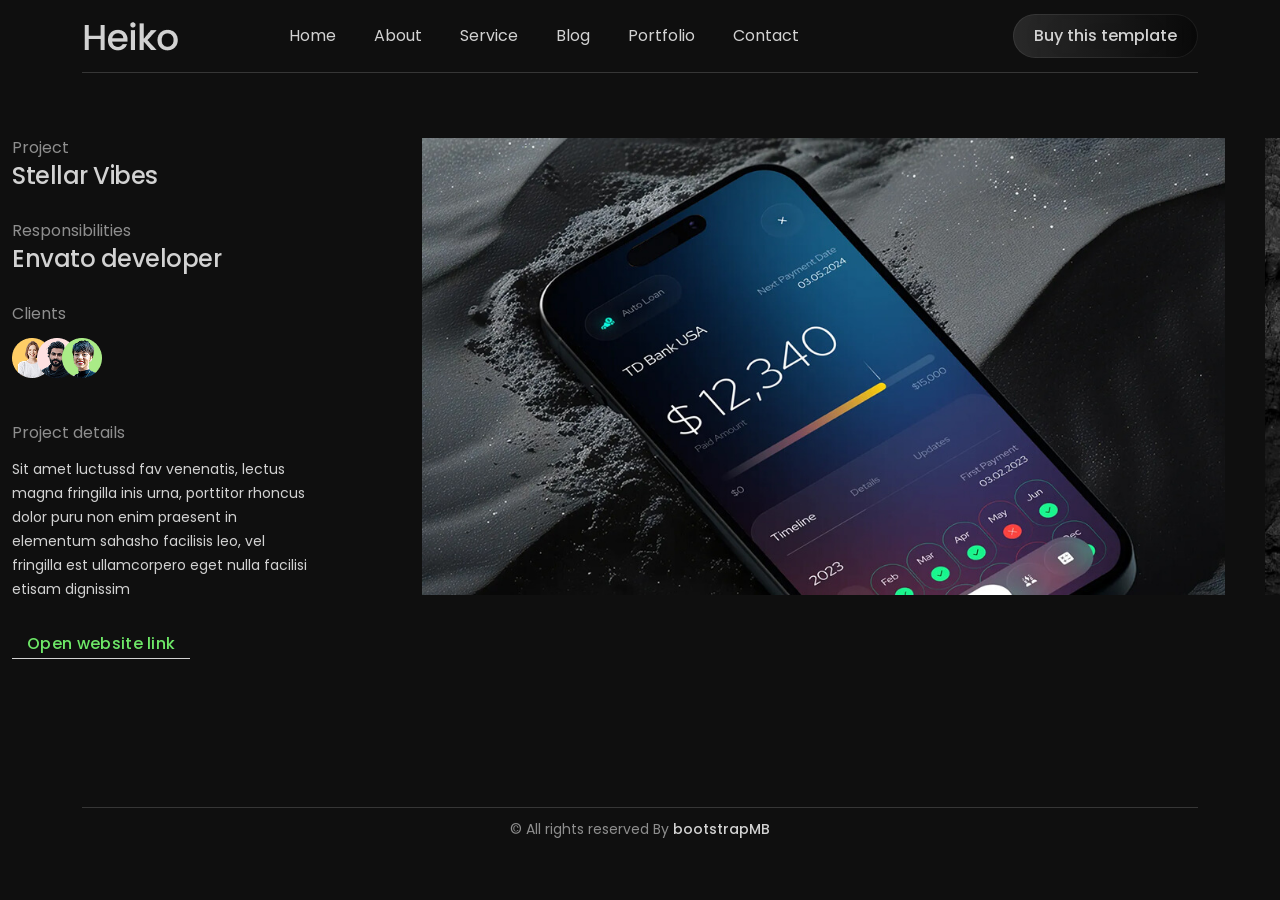
<file: portfolio-details.html>
<!doctype html>
<html class="no-js" lang="zxx">

   <head>
      <meta charset="utf-8">
      <meta http-equiv="x-ua-compatible" content="ie=edge">
      <title>Heiko - Personal Portfolio HTML Template</title>
      <meta name="description" content="">
      <meta name="viewport" content="width=device-width, initial-scale=1">

      <!-- Place favicon.ico in the root directory -->
      <link rel="shortcut icon" type="image/x-icon" href="assets/img/logo/favicon.png">

      <!-- CSS here -->
      <link rel="stylesheet" href="assets/css/bootstrap.css">
      <link rel="stylesheet" href="assets/css/swiper-bundle.css">
      <link rel="stylesheet" href="assets/css/font-awesome-pro.css">
      <link rel="stylesheet" href="assets/css/spacing.css">
      <link rel="stylesheet" href="assets/css/main.css">
   </head>

   <body>

      <!-- Preloader Start -->
      <div class="preloader med-loading">
         <div class="loader"></div>
      </div>
      <!-- Preloader End -->

      <!-- tp-offcanvus-area-end -->
      <div class="tp-offcanvas-area">
         <div class="tp-offcanvas-wrapper">
            <div class="tp-offcanvas-top d-flex align-items-center justify-content-between">
               <div class="tp-offcanvas-logo">
                  <a href="index.html">
                     <img data-width="98" src="assets/img/logo/logo-white.png" alt="">
                  </a>
               </div>
               <div class="tp-offcanvas-close">
                  <button class="tp-offcanvas-close-btn">
                     <svg width="37" height="38" viewBox="0 0 37 38" fill="none" xmlns="http://www.w3.org/2000/svg">
                        <path d="M9.19141 9.80762L27.5762 28.1924" stroke="currentColor" stroke-width="1.5"
                           stroke-linecap="round" stroke-linejoin="round" />
                        <path d="M9.19141 28.1924L27.5762 9.80761" stroke="currentColor" stroke-width="1.5"
                           stroke-linecap="round" stroke-linejoin="round" />
                     </svg>
                  </button>
               </div>
            </div>
            <div class="tp-offcanvas-main">
               <div class="tp-offcanvas-content">
                  <h3 class="tp-offcanvas-title">Hello There!</h3>
                  <p>Lorem ipsum dolor sit amet, consectetur adipiscing elit, </p>
               </div>
               <div class="tp-offcanvas-menu d-xl-none">
                  <nav></nav>
               </div>
               <div class="tp-offcanvas-contact">
                  <h3 class="tp-offcanvas-title fs-20">Information</h3>
                  <ul>
                     <li><a href="">+ 4 20 7700 1007</a></li>
                     <li><a href="mailto:hello@heikoinfo.com">hello@heikoinfo.com</a></li>
                     <li><a href="#">Avenue de Roma 158b, Lisboa</a></li>
                  </ul>
               </div>
               <div class="tp-offcanvas-social">
                  <h3 class="tp-offcanvas-title sm">Follow Us</h3>
                  <ul>
                     <li>
                        <a href="#">
                           <svg width="16" height="16" viewBox="0 0 16 16" fill="none" xmlns="http://www.w3.org/2000/svg">
                              <path
                                 d="M11.25 1.5H4.75C2.95507 1.5 1.5 2.95507 1.5 4.75V11.25C1.5 13.0449 2.95507 14.5 4.75 14.5H11.25C13.0449 14.5 14.5 13.0449 14.5 11.25V4.75C14.5 2.95507 13.0449 1.5 11.25 1.5Z"
                                 stroke="currentColor" stroke-width="1.5" stroke-linecap="round" stroke-linejoin="round" />
                              <path
                                 d="M10.6016 7.5907C10.6818 8.13166 10.5894 8.68414 10.3375 9.16955C10.0856 9.65497 9.68711 10.0486 9.19862 10.2945C8.71014 10.5404 8.15656 10.6259 7.61663 10.5391C7.0767 10.4522 6.57791 10.1972 6.19121 9.81055C5.80451 9.42385 5.54959 8.92506 5.46271 8.38513C5.37583 7.8452 5.46141 7.29163 5.70728 6.80314C5.95315 6.31465 6.34679 5.91613 6.83221 5.66425C7.31763 5.41238 7.87011 5.31998 8.41107 5.4002C8.96287 5.48202 9.47372 5.73915 9.86817 6.1336C10.2626 6.52804 10.5197 7.0389 10.6016 7.5907Z"
                                 stroke="currentColor" stroke-width="1.5" stroke-linecap="round" stroke-linejoin="round" />
                              <path d="M11.5742 4.42578H11.5842" stroke="currentColor" stroke-width="1.5"
                                 stroke-linecap="round" stroke-linejoin="round" />
                           </svg>
                        </a>
                     </li>
                     <li>
                        <a href="#">
                           <svg width="18" height="18" viewBox="0 0 18 18" fill="none" xmlns="http://www.w3.org/2000/svg">
                              <path
                                 d="M2.50589 12.7494C4.57662 16.336 9.16278 17.5648 12.7494 15.4941C14.2113 14.65 15.2816 13.388 15.8962 11.9461C16.7895 9.85066 16.7208 7.37526 15.4941 5.25063C14.2674 3.12599 12.1581 1.82872 9.89669 1.55462C8.34063 1.366 6.71259 1.66183 5.25063 2.50589C1.66403 4.57662 0.435172 9.16278 2.50589 12.7494Z"
                                 stroke="currentColor" stroke-width="1.5" />
                              <path
                                 d="M12.7127 15.4292C12.7127 15.4292 12.0086 10.4867 10.5011 7.87559C8.99362 5.26451 5.28935 2.57155 5.28935 2.57155M5.68449 15.6124C6.79553 12.2606 12.34 8.54524 16.3975 9.43537M12.311 2.4082C11.1953 5.72344 5.75732 9.38453 1.71875 8.58915"
                                 stroke="currentColor" stroke-width="1.5" stroke-linecap="round" />
                           </svg>
                        </a>
                     </li>
                     <li>
                        <a href="#">
                           <svg width="18" height="11" viewBox="0 0 18 11" fill="none" xmlns="http://www.w3.org/2000/svg">
                              <path
                                 d="M1 5.5715H6.33342C7.62867 5.5715 8.61917 6.56199 8.61917 7.85725C8.61917 9.15251 7.62867 10.143 6.33342 10.143H1.76192C1.30477 10.143 1 9.83823 1 9.38108V1.76192C1 1.30477 1.30477 1 1.76192 1H5.5715C6.86676 1 7.85725 1.99049 7.85725 3.28575C7.85725 4.58101 6.86676 5.5715 5.5715 5.5715H1Z"
                                 stroke="currentColor" stroke-width="1.5" stroke-miterlimit="10" />
                              <path
                                 d="M10.9062 7.09454H17.0016C17.0016 5.41832 15.6301 4.04688 13.9539 4.04688C12.2777 4.04688 10.9062 5.41832 10.9062 7.09454ZM10.9062 7.09454C10.9062 8.77076 12.2777 10.1422 13.9539 10.1422H15.2492"
                                 stroke="currentColor" stroke-width="1.5" stroke-miterlimit="10" stroke-linecap="round"
                                 stroke-linejoin="round" />
                              <path d="M16.1125 1.44434H11.668" stroke="currentColor" stroke-width="1.2"
                                 stroke-miterlimit="10" stroke-linecap="round" stroke-linejoin="round" />
                           </svg>
                        </a>
                     </li>
                     <li>
                        <a href="#">
                           <svg width="18" height="14" viewBox="0 0 18 14" fill="none" xmlns="http://www.w3.org/2000/svg">
                              <path
                                 d="M12.75 13H5.25C3 13 1.5 11.5 1.5 9.25V4.75C1.5 2.5 3 1 5.25 1H12.75C15 1 16.5 2.5 16.5 4.75V9.25C16.5 11.5 15 13 12.75 13Z"
                                 stroke="currentColor" stroke-width="1.5" stroke-miterlimit="10" stroke-linecap="round"
                                 stroke-linejoin="round" />
                              <path
                                 d="M8.70676 5.14837L10.8006 6.40465C11.5543 6.90716 11.5543 7.66093 10.8006 8.16344L8.70676 9.41972C7.86923 9.92224 7.19922 9.50348 7.19922 8.5822V6.06964C7.19922 4.98086 7.86923 4.64585 8.70676 5.14837Z"
                                 fill="currentColor" />
                           </svg>
                        </a>
                     </li>
                  </ul>
               </div>
            </div>
         </div>
      </div>
      <div class="body-overlay"></div>
      <!-- tp-offcanvus-area-end -->

      <header>
         <div class="tp-header-2-area">
            <div class="container">
               <div class="tp-header-border tp-header-spacing">
                  <div class="row align-items-center">
                     <div class="col-4 col-xl-2">
                        <div class="tp-header-logo">
                           <a href="index.html"><img src="assets/img/logo/logo-white.png" alt=""></a>
                        </div>
                     </div>
                     <div class="col-lg-6 d-none d-xl-block">
                        <div class="tp-main-menu">
                           <nav class="tp-mobile-menu-active">
                              <ul>
                                 <li class="has-dropdown">
                                    <a href="index.html">Home</a>
                                    <ul class="tp-submenu submenu">
                                       <li><a href="index.html">Home One</a></li>
                                       <li><a href="https://html.hixstudio.net/heiko-prev/heiko/index-2.html">Home Two</a></li>
                                    </ul>
                                 </li>
                                 <li><a href="about.html">About</a></li>
                                 <li><a href="service.html">Service</a></li>
                                 <li><a href="blog.html">Blog</a></li>
                                 <li><a href="portfolio-details.html">Portfolio</a></li>
                                 <li><a href="contact.html">Contact</a></li>
                              </ul>
                           </nav>
                        </div>
                     </div>
                     <div class="col-8 col-xl-4">
                        <div class="tp-header-btn text-end">
                           <a class="tp-btn d-none d-sm-inline-block" href="contact.html">Buy this template</a>
                           <button class="tp-header-bar tp-offcanvas-open-btn d-xl-none ml-10">
                              <span>
                                 <svg width="25" height="25" viewBox="0 0 25 25" fill="none" xmlns="http://www.w3.org/2000/svg">
                                    <path d="M21.8808 10.2976H3.8808" stroke="currentcolor" stroke-width="2" stroke-linecap="round" stroke-linejoin="round" />
                                    <path d="M21.8808 6.29756H3.8808" stroke="currentcolor" stroke-width="2" stroke-linecap="round" stroke-linejoin="round" />
                                    <path d="M21.8808 14.2976H3.8808" stroke="currentcolor" stroke-width="2" stroke-linecap="round" stroke-linejoin="round" />
                                    <path d="M21.8808 18.2976H3.8808" stroke="currentcolor" stroke-width="2" stroke-linecap="round" stroke-linejoin="round" />
                                 </svg>
                              </span>
                           </button>
                        </div>
                     </div>
                  </div>
               </div>
            </div>
         </div>
      </header>

      <main>
         
         <div class="tp-portfolio-area tp-portfolio-spacing fix p-relative">
            <div class="container-fluid container-1570">
               <div class="row">
                  <div class="col-xl-3 col-lg-4">
                     <div class="tp-portfolio-content mr-40">
                        <div class="mb-35">
                           <span class="tp-portfolio-subtitle d-block mb-10">Project</span>
                           <h4 class="tp-portfolio-title"><a href="#">Stellar Vibes</a></h4>
                        </div>
                        <div class="mb-35">
                           <span class="tp-portfolio-subtitle d-block mb-10">Responsibilities</span>
                           <h4 class="tp-portfolio-title"><a href="#">Envato developer</a></h4>
                        </div>
                        <div class="mb-45">
                           <span class="tp-portfolio-subtitle d-block mb-15">Clients</span>
                           <img src="assets/img/portfolio/author.png" alt="">
                        </div>
                        <div class="mb-35">
                           <span class="tp-portfolio-subtitle d-block mb-15">Project details</span>
                           <p class="tp-portfolio-text mb-30">Sit amet luctussd fav venenatis, lectus magna
                              fringilla inis urna,  porttitor rhoncus dolor puru
                              non enim praesent in elementum sahasho
                              facilisis leo, vel fringilla est ullamcorpero
                              eget nulla facilisi etisam  dignissim</p>
                           <a class="tp-portfolio-btn" href="#">Open website link</a>
                        </div>
                     </div>
                  </div>
                  <div class="col-xl-9 col-lg-8">
                     <div class="tp-portfolio-thumb-wrap ml-90">
                        <div class="swiper-container tp-portfolio-slider-active">
                           <div class="swiper-wrapper">
                              <div class="swiper-slide">
                                 <div class="tp-portfolio-thumb">
                                    <img class="w-100" src="assets/img/portfolio/thumb.jpg" alt="">
                                 </div>
                              </div>
                              <div class="swiper-slide">
                                 <div class="tp-portfolio-thumb">
                                    <img class="w-100" src="assets/img/portfolio/thumb-2.jpg" alt="">
                                 </div>
                              </div>
                              <div class="swiper-slide">
                                 <div class="tp-portfolio-thumb">
                                    <img class="w-100" src="assets/img/portfolio/thumb-3.jpg" alt="">
                                 </div>
                              </div>
                              <div class="swiper-slide">
                                 <div class="tp-portfolio-thumb">
                                    <img class="w-100" src="assets/img/portfolio/thumb-4.jpg" alt="">
                                 </div>
                              </div>
                              <div class="swiper-slide">
                                 <div class="tp-portfolio-thumb">
                                    <img class="w-100" src="assets/img/portfolio/thumb-5.jpg" alt="">
                                 </div>
                              </div>
                           </div>
                        </div>
                     </div>
                  </div>
               </div>
            </div>
            <div class="tp-portfolio-copyright pt-140">
               <div class="container">
                  <div class="row">
                     <div class="col-12">
                        <div class="tp-home-2-copyright text-center">
                           <p>© All rights reserved By <a href="https://www.bootstrapmb.com">bootstrapMB</a></p>
                        </div>
                     </div>
                  </div>
               </div>
            </div>
         </div>

      </main>


      <!-- JS here -->
      <script src="assets/js/vendor/jquery.js"></script>
      <script src="assets/js/bootstrap-bundle.js"></script>
      <script src="assets/js/swiper-bundle.js"></script>
      <script src="assets/js/ajax-form.js"></script>
      <script src="assets/js/main.js"></script>
   </body>

</html>
</file>
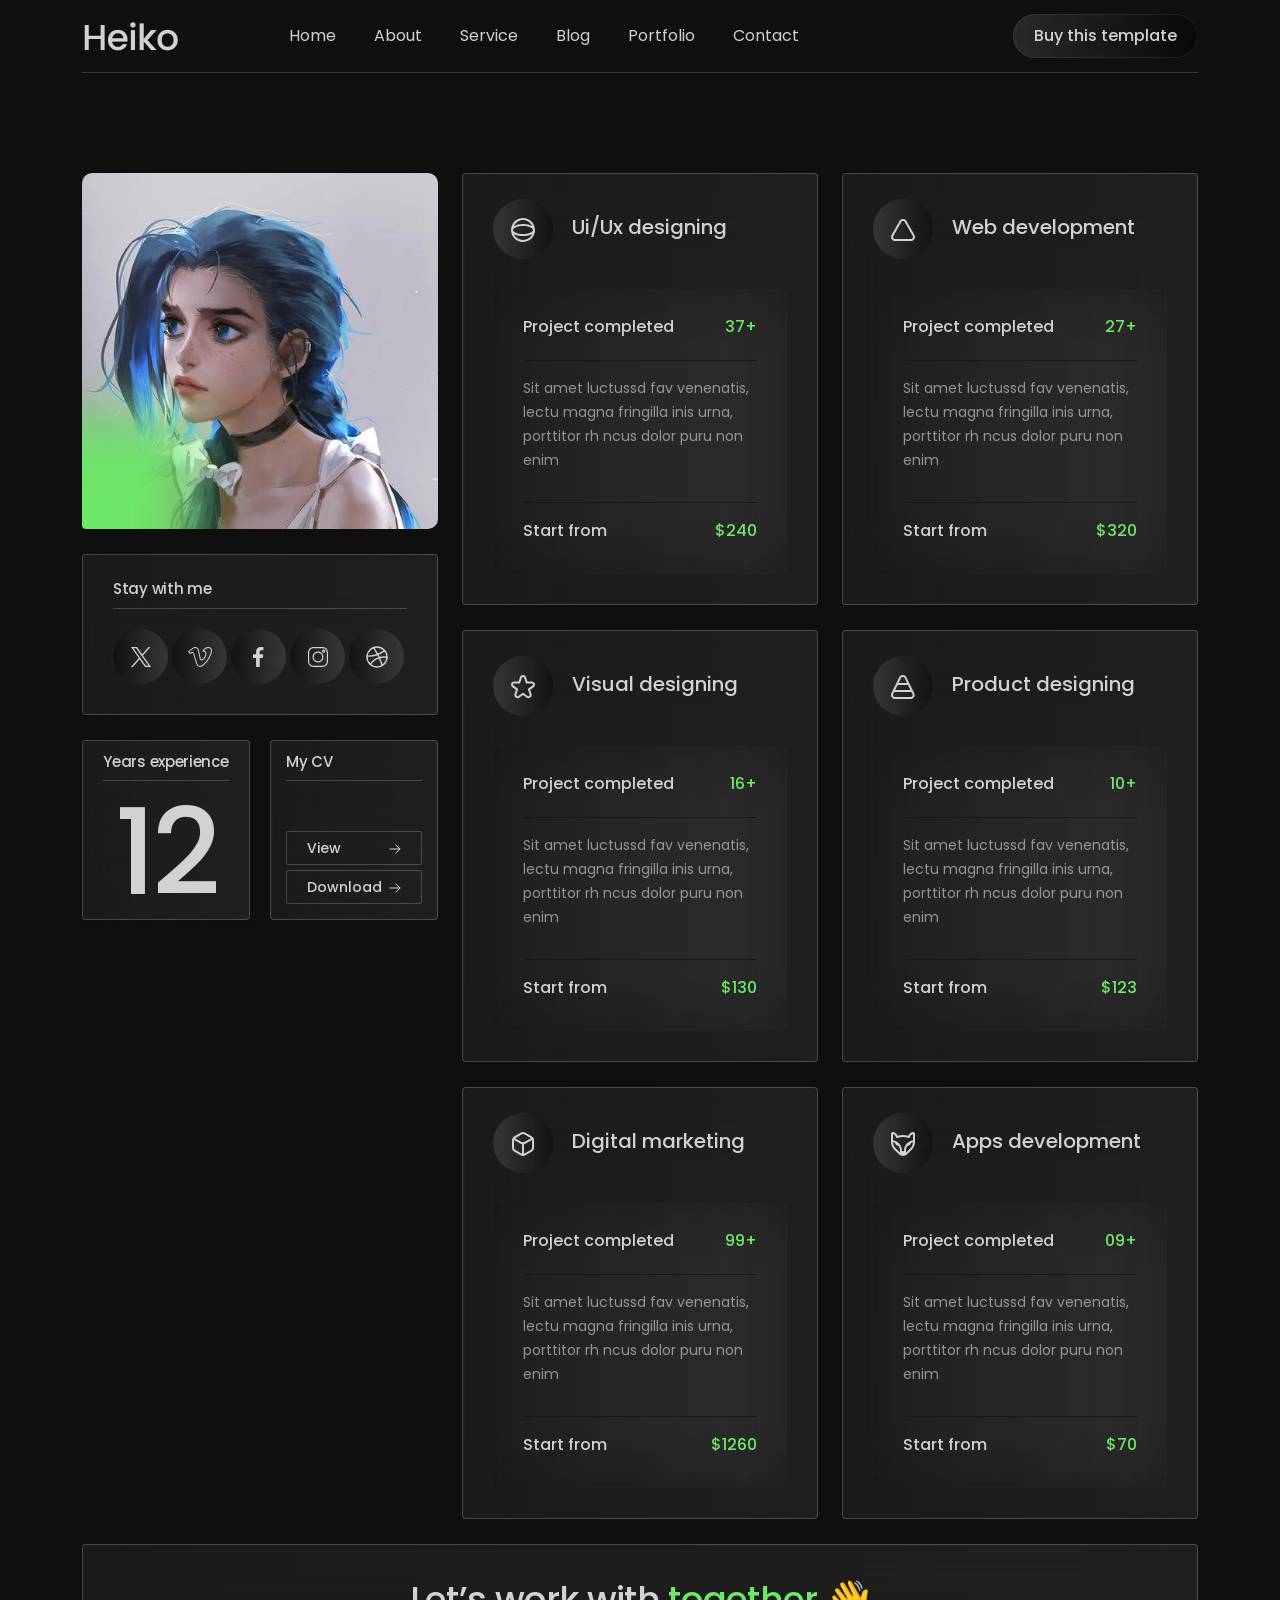
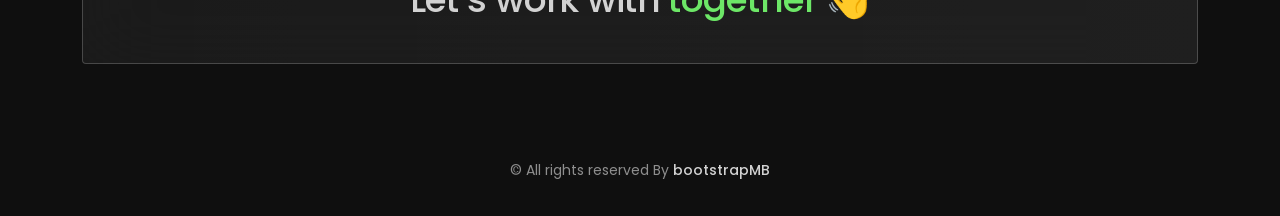
<file: service.html>
<!doctype html>
<html class="no-js" lang="zxx">

   <head>
      <meta charset="utf-8">
      <meta http-equiv="x-ua-compatible" content="ie=edge">
      <title>Heiko - Personal Portfolio HTML Template</title>
      <meta name="description" content="">
      <meta name="viewport" content="width=device-width, initial-scale=1">

      <!-- Place favicon.ico in the root directory -->
      <link rel="shortcut icon" type="image/x-icon" href="assets/img/logo/favicon.png">

      <!-- CSS here -->
      <link rel="stylesheet" href="assets/css/bootstrap.css">
      <link rel="stylesheet" href="assets/css/swiper-bundle.css">
      <link rel="stylesheet" href="assets/css/font-awesome-pro.css">
      <link rel="stylesheet" href="assets/css/spacing.css">
      <link rel="stylesheet" href="assets/css/main.css">
   </head>

   <body>

      <!-- Preloader Start -->
      <div class="preloader med-loading">
         <div class="loader"></div>
      </div>
      <!-- Preloader End -->

      <!-- tp-offcanvus-area-end -->
      <div class="tp-offcanvas-area">
         <div class="tp-offcanvas-wrapper">
            <div class="tp-offcanvas-top d-flex align-items-center justify-content-between">
               <div class="tp-offcanvas-logo">
                  <a href="index.html">
                     <img data-width="98" src="assets/img/logo/logo-white.png" alt="">
                  </a>
               </div>
               <div class="tp-offcanvas-close">
                  <button class="tp-offcanvas-close-btn">
                     <svg width="37" height="38" viewBox="0 0 37 38" fill="none" xmlns="http://www.w3.org/2000/svg">
                        <path d="M9.19141 9.80762L27.5762 28.1924" stroke="currentColor" stroke-width="1.5"
                           stroke-linecap="round" stroke-linejoin="round" />
                        <path d="M9.19141 28.1924L27.5762 9.80761" stroke="currentColor" stroke-width="1.5"
                           stroke-linecap="round" stroke-linejoin="round" />
                     </svg>
                  </button>
               </div>
            </div>
            <div class="tp-offcanvas-main">
               <div class="tp-offcanvas-content">
                  <h3 class="tp-offcanvas-title">Hello There!</h3>
                  <p>Lorem ipsum dolor sit amet, consectetur adipiscing elit, </p>
               </div>
               <div class="tp-offcanvas-menu d-xl-none">
                  <nav></nav>
               </div>
               <div class="tp-offcanvas-contact">
                  <h3 class="tp-offcanvas-title fs-20">Information</h3>
                  <ul>
                     <li><a href="">+ 4 20 7700 1007</a></li>
                     <li><a href="mailto:hello@heikoinfo.com">hello@heikoinfo.com</a></li>
                     <li><a href="#">Avenue de Roma 158b, Lisboa</a></li>
                  </ul>
               </div>
               <div class="tp-offcanvas-social">
                  <h3 class="tp-offcanvas-title sm">Follow Us</h3>
                  <ul>
                     <li>
                        <a href="#">
                           <svg width="16" height="16" viewBox="0 0 16 16" fill="none" xmlns="http://www.w3.org/2000/svg">
                              <path
                                 d="M11.25 1.5H4.75C2.95507 1.5 1.5 2.95507 1.5 4.75V11.25C1.5 13.0449 2.95507 14.5 4.75 14.5H11.25C13.0449 14.5 14.5 13.0449 14.5 11.25V4.75C14.5 2.95507 13.0449 1.5 11.25 1.5Z"
                                 stroke="currentColor" stroke-width="1.5" stroke-linecap="round" stroke-linejoin="round" />
                              <path
                                 d="M10.6016 7.5907C10.6818 8.13166 10.5894 8.68414 10.3375 9.16955C10.0856 9.65497 9.68711 10.0486 9.19862 10.2945C8.71014 10.5404 8.15656 10.6259 7.61663 10.5391C7.0767 10.4522 6.57791 10.1972 6.19121 9.81055C5.80451 9.42385 5.54959 8.92506 5.46271 8.38513C5.37583 7.8452 5.46141 7.29163 5.70728 6.80314C5.95315 6.31465 6.34679 5.91613 6.83221 5.66425C7.31763 5.41238 7.87011 5.31998 8.41107 5.4002C8.96287 5.48202 9.47372 5.73915 9.86817 6.1336C10.2626 6.52804 10.5197 7.0389 10.6016 7.5907Z"
                                 stroke="currentColor" stroke-width="1.5" stroke-linecap="round" stroke-linejoin="round" />
                              <path d="M11.5742 4.42578H11.5842" stroke="currentColor" stroke-width="1.5"
                                 stroke-linecap="round" stroke-linejoin="round" />
                           </svg>
                        </a>
                     </li>
                     <li>
                        <a href="#">
                           <svg width="18" height="18" viewBox="0 0 18 18" fill="none" xmlns="http://www.w3.org/2000/svg">
                              <path
                                 d="M2.50589 12.7494C4.57662 16.336 9.16278 17.5648 12.7494 15.4941C14.2113 14.65 15.2816 13.388 15.8962 11.9461C16.7895 9.85066 16.7208 7.37526 15.4941 5.25063C14.2674 3.12599 12.1581 1.82872 9.89669 1.55462C8.34063 1.366 6.71259 1.66183 5.25063 2.50589C1.66403 4.57662 0.435172 9.16278 2.50589 12.7494Z"
                                 stroke="currentColor" stroke-width="1.5" />
                              <path
                                 d="M12.7127 15.4292C12.7127 15.4292 12.0086 10.4867 10.5011 7.87559C8.99362 5.26451 5.28935 2.57155 5.28935 2.57155M5.68449 15.6124C6.79553 12.2606 12.34 8.54524 16.3975 9.43537M12.311 2.4082C11.1953 5.72344 5.75732 9.38453 1.71875 8.58915"
                                 stroke="currentColor" stroke-width="1.5" stroke-linecap="round" />
                           </svg>
                        </a>
                     </li>
                     <li>
                        <a href="#">
                           <svg width="18" height="11" viewBox="0 0 18 11" fill="none" xmlns="http://www.w3.org/2000/svg">
                              <path
                                 d="M1 5.5715H6.33342C7.62867 5.5715 8.61917 6.56199 8.61917 7.85725C8.61917 9.15251 7.62867 10.143 6.33342 10.143H1.76192C1.30477 10.143 1 9.83823 1 9.38108V1.76192C1 1.30477 1.30477 1 1.76192 1H5.5715C6.86676 1 7.85725 1.99049 7.85725 3.28575C7.85725 4.58101 6.86676 5.5715 5.5715 5.5715H1Z"
                                 stroke="currentColor" stroke-width="1.5" stroke-miterlimit="10" />
                              <path
                                 d="M10.9062 7.09454H17.0016C17.0016 5.41832 15.6301 4.04688 13.9539 4.04688C12.2777 4.04688 10.9062 5.41832 10.9062 7.09454ZM10.9062 7.09454C10.9062 8.77076 12.2777 10.1422 13.9539 10.1422H15.2492"
                                 stroke="currentColor" stroke-width="1.5" stroke-miterlimit="10" stroke-linecap="round"
                                 stroke-linejoin="round" />
                              <path d="M16.1125 1.44434H11.668" stroke="currentColor" stroke-width="1.2"
                                 stroke-miterlimit="10" stroke-linecap="round" stroke-linejoin="round" />
                           </svg>
                        </a>
                     </li>
                     <li>
                        <a href="#">
                           <svg width="18" height="14" viewBox="0 0 18 14" fill="none" xmlns="http://www.w3.org/2000/svg">
                              <path
                                 d="M12.75 13H5.25C3 13 1.5 11.5 1.5 9.25V4.75C1.5 2.5 3 1 5.25 1H12.75C15 1 16.5 2.5 16.5 4.75V9.25C16.5 11.5 15 13 12.75 13Z"
                                 stroke="currentColor" stroke-width="1.5" stroke-miterlimit="10" stroke-linecap="round"
                                 stroke-linejoin="round" />
                              <path
                                 d="M8.70676 5.14837L10.8006 6.40465C11.5543 6.90716 11.5543 7.66093 10.8006 8.16344L8.70676 9.41972C7.86923 9.92224 7.19922 9.50348 7.19922 8.5822V6.06964C7.19922 4.98086 7.86923 4.64585 8.70676 5.14837Z"
                                 fill="currentColor" />
                           </svg>
                        </a>
                     </li>
                  </ul>
               </div>
            </div>
         </div>
      </div>
      <div class="body-overlay"></div>
      <!-- tp-offcanvus-area-end -->

      <header>
         <div class="tp-header-2-area">
            <div class="container">
               <div class="tp-header-border tp-header-spacing">
                  <div class="row align-items-center">
                     <div class="col-4 col-xl-2">
                        <div class="tp-header-logo">
                           <a href="index.html"><img src="assets/img/logo/logo-white.png" alt=""></a>
                        </div>
                     </div>
                     <div class="col-lg-6 d-none d-xl-block">
                        <div class="tp-main-menu">
                           <nav class="tp-mobile-menu-active">
                              <ul>
                                 <li class="has-dropdown">
                                    <a href="index.html">Home</a>
                                    <ul class="tp-submenu submenu">
                                       <li><a href="index.html">Home One</a></li>
                                       <li><a href="https://html.hixstudio.net/heiko-prev/heiko/index-2.html">Home Two</a></li>
                                    </ul>
                                 </li>
                                 <li><a href="about.html">About</a></li>
                                 <li><a href="service.html">Service</a></li>
                                 <li><a href="blog.html">Blog</a></li>
                                 <li><a href="portfolio-details.html">Portfolio</a></li>
                                 <li><a href="contact.html">Contact</a></li>
                              </ul>
                           </nav>
                        </div>
                     </div>
                     <div class="col-8 col-xl-4">
                        <div class="tp-header-btn text-end">
                           <a class="tp-btn d-none d-sm-inline-block" href="contact.html">Buy this template</a>
                           <button class="tp-header-bar tp-offcanvas-open-btn d-xl-none ml-10">
                              <span>
                                 <svg width="25" height="25" viewBox="0 0 25 25" fill="none" xmlns="http://www.w3.org/2000/svg">
                                    <path d="M21.8808 10.2976H3.8808" stroke="currentcolor" stroke-width="2" stroke-linecap="round" stroke-linejoin="round" />
                                    <path d="M21.8808 6.29756H3.8808" stroke="currentcolor" stroke-width="2" stroke-linecap="round" stroke-linejoin="round" />
                                    <path d="M21.8808 14.2976H3.8808" stroke="currentcolor" stroke-width="2" stroke-linecap="round" stroke-linejoin="round" />
                                    <path d="M21.8808 18.2976H3.8808" stroke="currentcolor" stroke-width="2" stroke-linecap="round" stroke-linejoin="round" />
                                 </svg>
                              </span>
                           </button>
                        </div>
                     </div>
                  </div>
               </div>
            </div>
         </div>
      </header>

      <main>
         
         <!-- tp-main-area-start -->
         <div class="tp-home-area tp-about-wrap tp-about-spacing">
            <div class="container">
               <div class="row gx-24">
                  <div class="col-xl-4 col-lg-5 col-md-6">
                     <div class="tp-service-left">
                        <div class="tp-home-2-author tp-home-author-shadow mb-25 p-relative">
                           <img class="w-100 tp-round-10" src="assets/img/author/jinkx.jpg" alt="">
                        </div>
                        <div class="tp-home-2-social-wrap mb-25 tp-round-4">
                           <h3 class="tp-home-2-title mb-10">Stay with me</h3>
                           <span class="tp-home-2-border mb-20"></span>
                           <div class="tp-home-2-social-inner">
                              <a href="" class="tp-home-social-icon">
                                 <svg width="20" height="20" viewBox="0 0 20 20" fill="none" xmlns="http://www.w3.org/2000/svg">
                                    <path d="M11.9027 8.46864L19.3482 0H17.5838L11.119 7.3532L5.95547 0H0L7.8082 11.1193L0 20H1.76443L8.59152 12.2348L14.0445 20H20L11.9023 8.46864H11.9027ZM9.48608 11.2173L8.69495 10.1101L2.40018 1.29967H5.11025L10.1902 8.40994L10.9813 9.51718L17.5847 18.7594H14.8746L9.48608 11.2177V11.2173Z" fill="#D2D2D2" />
                                 </svg>
                              </a>
                              <a href="" class="tp-home-social-icon">
                                 <svg width="24" height="20" viewBox="0 0 24 20" fill="none" xmlns="http://www.w3.org/2000/svg">
                                    <path d="M11.8481 20C9.99373 20 8.60751 18.1501 8.05699 16.3128L5.1898 6.80135C5.08318 6.44965 4.80838 6.17191 4.45478 6.05839C4.10099 5.94488 3.71346 6.01006 3.41771 6.23269L2.12661 7.20762L0 4.40788L4.81635 0.770695C5.84415 -0.00760181 7.20386 -0.212108 8.41949 0.228945C9.6353 0.670181 10.5374 1.69528 10.8101 2.94557L12.6392 11.276C12.7469 11.7696 13.0758 12.5008 13.5253 12.5008C15.5316 12.5008 17.4177 8.75744 17.4177 6.50146C17.4177 5.3969 16.511 4.50162 15.3923 4.50162C15.2842 4.5018 15.1763 4.51004 15.0695 4.5267L14.1266 4.67665L14.5316 3.82035C15.6328 1.50194 17.9619 0.00210175 20.4556 0.00210175C22.4745 0.00210175 24 1.50816 24 3.50178C24 9.18238 16.7342 20 11.8481 20ZM4.10767 5.00162C5.05648 5.00107 5.8931 5.61606 6.16456 6.51391L9.03157 16.0254C9.46193 17.4564 10.5316 19 11.8544 19C15.8101 19 22.9935 9.00735 22.9935 3.50178C22.9935 2.05193 21.9303 1.00193 20.462 1.00193C18.6201 1.00193 16.8861 1.97686 15.8544 3.53291C17.3363 3.76085 18.4295 5.02048 18.4303 6.50146C18.4303 8.95737 16.4051 13.5006 13.5253 13.5006C12.4684 13.5006 11.8544 12.4133 11.6455 11.4883L9.82277 3.15795C9.62436 2.24087 8.96333 1.48821 8.07182 1.1647C7.18031 0.841366 6.18292 0.992229 5.43029 1.56437L1.41774 4.59536L2.32909 5.7953L2.80378 5.43279C3.1787 5.15175 3.63688 5.00016 4.10767 5.00162Z" fill="#D2D2D2" />
                                 </svg>
                              </a>
                              <a href="" class="tp-home-social-icon">
                                 <svg width="11" height="20" viewBox="0 0 11 20" fill="none" xmlns="http://www.w3.org/2000/svg">
                                    <path d="M6.74157 20V10.8777H9.80231L10.2615 7.32156H6.74157V5.05147C6.74157 4.0222 7.02622 3.32076 8.50386 3.32076L10.3854 3.31999V0.13923C10.06 0.0969453 8.94308 0 7.64308 0C4.92848 0 3.07002 1.65697 3.07002 4.69927V7.32156H0V10.8777H3.07002V20H6.74157Z" fill="#D2D2D2" />
                                 </svg>
                              </a>
                              <a href="" class="tp-home-social-icon">
                                 <svg width="20" height="20" viewBox="0 0 20 20" fill="none" xmlns="http://www.w3.org/2000/svg">
                                    <path d="M14.5862 0H5.41382C2.42859 0 0 2.42859 0 5.41382V14.5863C0 17.5714 2.42859 20 5.41382 20H14.5863C17.5714 20 20 17.5714 20 14.5863V5.41382C20 2.42859 17.5714 0 14.5862 0ZM18.8275 14.5863C18.8275 16.9249 16.9249 18.8275 14.5862 18.8275H5.41382C3.0751 18.8275 1.17249 16.9249 1.17249 14.5863V5.41382C1.17249 3.0751 3.0751 1.17249 5.41382 1.17249H14.5863C16.9249 1.17249 18.8275 3.0751 18.8275 5.41382V14.5863Z" fill="#D2D2D2" />
                                    <path d="M9.99985 4.53139C6.98441 4.53139 4.53125 6.98454 4.53125 9.99998C4.53125 13.0154 6.98441 15.4686 9.99985 15.4686C13.0153 15.4686 15.4684 13.0154 15.4684 9.99998C15.4684 6.98454 13.0153 4.53139 9.99985 4.53139ZM9.99985 14.2961C7.63107 14.2961 5.70374 12.3689 5.70374 9.99998C5.70374 7.63121 7.63107 5.70387 9.99985 5.70387C12.3688 5.70387 14.296 7.63121 14.296 9.99998C14.296 12.3689 12.3688 14.2961 9.99985 14.2961Z" fill="#D2D2D2" />
                                    <path d="M15.5981 2.58925C14.707 2.58925 13.9822 3.31419 13.9822 4.20515C13.9822 5.09627 14.707 5.82121 15.5981 5.82121C16.4892 5.82121 17.2141 5.09627 17.2141 4.20515C17.2141 3.31404 16.4892 2.58925 15.5981 2.58925ZM15.5981 4.64857C15.3536 4.64857 15.1547 4.4496 15.1547 4.20515C15.1547 3.96056 15.3536 3.76173 15.5981 3.76173C15.8427 3.76173 16.0417 3.96056 16.0417 4.20515C16.0417 4.4496 15.8427 4.64857 15.5981 4.64857Z" fill="#D2D2D2" />
                                 </svg>
                              </a>
                              <a href="" class="tp-home-social-icon">
                                 <svg width="22" height="22" viewBox="0 0 22 22" fill="none" xmlns="http://www.w3.org/2000/svg">
                                    <path d="M10.9998 21C16.5226 21 20.9997 16.5228 20.9997 11C20.9997 5.47715 16.5226 1 10.9998 1C5.47708 1 1 5.47715 1 11C1 16.5228 5.47708 21 10.9998 21Z" stroke="#D2D2D2" stroke-width="1.4" stroke-miterlimit="10" stroke-linecap="round" stroke-linejoin="round" />
                                    <path d="M7.73584 1.53339C11.4691 7.00005 14.4024 13.0667 16.3357 19.4667" stroke="#D2D2D2" stroke-width="1.4" stroke-miterlimit="10" stroke-linecap="round" stroke-linejoin="round" />
                                    <path d="M1.06934 10.0667C6.66924 10.6 12.7358 8.73332 18.7357 4.66666" stroke="#D2D2D2" stroke-width="1.4" stroke-miterlimit="10" stroke-linecap="round" stroke-linejoin="round" />
                                    <path d="M4.13379 18.2667C7.33373 13.8667 12.4003 11 18.0002 11C19.0002 11 20.0002 11.0667 21.0002 11.2667" stroke="#D2D2D2" stroke-width="1.4" stroke-miterlimit="10" stroke-linecap="round" stroke-linejoin="round" />
                                 </svg>
                              </a>
                           </div>
                        </div>
                        <div class="tp-home-2-expreance-bottom">
                           <div class="row gx-20">
                              <div class="col-lg-6 col-md-12 col-sm-6 mb-25">
                                 <div class="tp-home-2-big-years-wrap text-center h-100">
                                    <h3 class="tp-home-2-title mb-10">Years experience</h3>
                                    <span class="tp-home-2-border mb-5"></span>
                                    <h2 class="tp-home-2-big-years mb-0">12</h2>
                                 </div>
                              </div>
                              <div class="col-lg-6  col-md-12 col-sm-6 mb-25">
                                 <div class="tp-home-2-big-years-wrap-2 h-100">
                                    <h3 class="tp-home-2-title mb-10"> My CV</h3>
                                    <span class="tp-home-2-border mb-50"></span>
                                    <a href="#" class="tp-btn-2 mb-5 w-100 d-flex justify-content-between">
                                       View
                                       <span>
                                          <svg width="12" height="10" viewBox="0 0 12 10" fill="none" xmlns="http://www.w3.org/2000/svg">
                                             <path d="M6.8667 1L11 5.00003L6.8667 9" stroke="currentColor" stroke-linecap="round" stroke-linejoin="round" />
                                             <path d="M1 4.99902H11" stroke="currentColor" stroke-linecap="round" stroke-linejoin="round" />
                                          </svg>
                                       </span>
                                    </a>
                                    <a href="#" class="tp-btn-2 w-100 d-flex justify-content-between">
                                       Download
                                       <span>
                                          <svg width="12" height="10" viewBox="0 0 12 10" fill="none" xmlns="http://www.w3.org/2000/svg">
                                             <path d="M6.8667 1L11 5.00003L6.8667 9" stroke="currentColor" stroke-linecap="round" stroke-linejoin="round" />
                                             <path d="M1 4.99902H11" stroke="currentColor" stroke-linecap="round" stroke-linejoin="round" />
                                          </svg>
                                       </span>
                                    </a>
                                 </div>
                              </div>
                           </div>
                        </div>
                     </div>
                  </div>
                  <div class="col-xl-8 col-lg-7 col-md-6">
                     <div class="row">
                        <div class="col-xl-6 col-lg-12 mb-25">
                           <div class="tp-service-wrap">
                              <div class="tp-service-top mb-30">
                                 <span class="tp-service-icon mr-15 tp-home-social-icon text-center">
                                    <svg width="24" height="24" viewBox="0 0 24 24" fill="none" xmlns="http://www.w3.org/2000/svg">
                                       <path d="M12 0C9.62663 0 7.30655 0.703788 5.33316 2.02236C3.35977 3.34094 1.8217 5.21509 0.913451 7.4078C0.00519943 9.60051 -0.232441 12.0133 0.230582 14.3411C0.693605 16.6689 1.83649 18.8071 3.51472 20.4853C5.19295 22.1635 7.33115 23.3064 9.65892 23.7694C11.9867 24.2324 14.3995 23.9948 16.5922 23.0866C18.7849 22.1783 20.6591 20.6402 21.9776 18.6668C23.2962 16.6935 24 14.3734 24 12C23.9966 8.81846 22.7312 5.76821 20.4815 3.51852C18.2318 1.26883 15.1815 0.00344108 12 0V0ZM12 16C6.27601 16 2.00001 13.889 2.00001 12C2.00001 10.111 6.27601 8 12 8C17.724 8 22 10.111 22 12C22 13.889 17.724 16 12 16ZM12 2C13.9564 2.00225 15.8693 2.57758 17.5023 3.6549C19.1354 4.73223 20.417 6.26435 21.189 8.062C18.3531 6.59927 15.189 5.88926 12 6C8.81098 5.88926 5.64694 6.59927 2.81101 8.062C3.58297 6.26435 4.86464 4.73223 6.49769 3.6549C8.13074 2.57758 10.0436 2.00225 12 2ZM12 22C10.0436 21.9977 8.13074 21.4224 6.49769 20.3451C4.86464 19.2678 3.58297 17.7357 2.81101 15.938C5.64694 17.4007 8.81098 18.1107 12 18C15.189 18.1107 18.3531 17.4007 21.189 15.938C20.417 17.7357 19.1354 19.2678 17.5023 20.3451C15.8693 21.4224 13.9564 21.9977 12 22Z" fill="currentColor" />
                                    </svg>
                                 </span>
                                 <a class="tp-service-link underline-white" href="service.html">Ui/Ux designing</a>
                              </div>
                              <div class="tp-service-body">
                                 <div class="d-flex justify-content-between">
                                    <span class="tp-service-completed mr-10">Project completed</span>
                                    <span class="tp-service-count">37+</span>
                                 </div>
                                 <span class="tp-service-border mt-20 mb-15"></span>
                                 <p>Sit amet luctussd fav venenatis, lectu
                                    magna fringilla inis urna,  porttitor rh
                                    ncus dolor puru non enim</p>
                                 <span class="tp-service-border mt-30 mb-15"></span>
                                 <div class="d-flex justify-content-between">
                                    <span class="tp-service-completed mr-10">Start from</span>
                                    <span class="tp-service-count">$240</span>
                                 </div>
                              </div>
                           </div>
                        </div>
                        <div class="col-xl-6 col-lg-12 mb-25">
                           <div class="tp-service-wrap">
                              <div class="tp-service-top mb-30">
                                 <span class="tp-service-icon mr-15 tp-home-social-icon text-center">
                                    <svg width="24" height="22" viewBox="0 0 24 22" fill="none" xmlns="http://www.w3.org/2000/svg">
                                       <path d="M19.9481 21.9999H4.05207C3.36103 22.0039 2.68056 21.8302 2.07604 21.4954C1.47151 21.1605 0.963252 20.6759 0.600072 20.0879C0.241383 19.5141 0.0362524 18.8577 0.00438072 18.1817C-0.027491 17.5058 0.114966 16.833 0.418072 16.2279L8.38007 2.21193C8.7227 1.5437 9.2436 0.983358 9.88509 0.592956C10.5266 0.202554 11.2636 -0.00266577 12.0145 2.61461e-05C12.7655 0.00271806 13.501 0.213217 14.1397 0.608208C14.7784 1.0032 15.2952 1.56727 15.6331 2.23793L23.5551 16.1789C23.8691 16.7884 24.0198 17.4689 23.9924 18.154C23.9651 18.8391 23.7607 19.5054 23.3991 20.0879C23.036 20.6757 22.5279 21.1603 21.9235 21.4951C21.3192 21.8299 20.6389 22.0038 19.9481 21.9999ZM12.0001 1.99993C11.6175 1.99359 11.241 2.09642 10.9148 2.29638C10.5885 2.49634 10.3261 2.78513 10.1581 3.12893L10.1321 3.17793L2.18407 17.1669C2.04253 17.4622 1.97888 17.7887 1.99918 18.1155C2.01949 18.4423 2.12307 18.7585 2.30007 19.0339C2.48483 19.3316 2.743 19.5768 3.0498 19.7459C3.35661 19.9151 3.70174 20.0026 4.05207 19.9999H19.9521C20.3024 20.0026 20.6475 19.9151 20.9543 19.7459C21.2611 19.5768 21.5193 19.3316 21.7041 19.0339C21.8841 18.7499 21.9871 18.4238 22.0029 18.0879C22.0187 17.7519 21.9467 17.4176 21.7941 17.1179L13.8681 3.17793C13.7027 2.82292 13.4386 2.52304 13.1074 2.31414C12.7761 2.10524 12.3917 1.99615 12.0001 1.99993Z" fill="currentColor" />
                                    </svg>
                                 </span>
                                 <a class="tp-service-link underline-white" href="service.html">Web development</a>
                              </div>
                              <div class="tp-service-body">
                                 <div class="d-flex justify-content-between">
                                    <span class="tp-service-completed mr-10">Project completed</span>
                                    <span class="tp-service-count">27+</span>
                                 </div>
                                 <span class="tp-service-border mt-20 mb-15"></span>
                                 <p>Sit amet luctussd fav venenatis, lectu
                                    magna fringilla inis urna,  porttitor rh
                                    ncus dolor puru non enim</p>
                                 <span class="tp-service-border mt-30 mb-15"></span>
                                 <div class="d-flex justify-content-between">
                                    <span class="tp-service-completed mr-10">Start from</span>
                                    <span class="tp-service-count">$320</span>
                                 </div>
                              </div>
                           </div>
                        </div>
                        <div class="col-xl-6 col-lg-12 mb-25">
                           <div class="tp-service-wrap">
                              <div class="tp-service-top mb-30">
                                 <span class="tp-service-icon mr-15 tp-home-social-icon text-center">
                                    <svg width="24" height="24" viewBox="0 0 24 24" fill="none" xmlns="http://www.w3.org/2000/svg">
                                       <path d="M23.8274 8.60401C23.6229 7.95291 23.2142 7.38492 22.6619 6.98405C22.1095 6.58317 21.4428 6.37068 20.7604 6.37801H16.3914L15.0644 2.24201C14.8557 1.59097 14.4457 1.02303 13.8934 0.620078C13.3411 0.21713 12.6751 0 11.9914 0C11.3077 0 10.6417 0.21713 10.0894 0.620078C9.53714 1.02303 9.12708 1.59097 8.9184 2.24201L7.5914 6.37801H3.2224C2.54215 6.37898 1.8796 6.5949 1.32938 6.99492C0.779172 7.39494 0.369445 7.9586 0.158725 8.6054C-0.0519941 9.2522 -0.0529268 9.94904 0.15606 10.5964C0.365048 11.2438 0.773265 11.8085 1.3224 12.21L4.8784 14.81L3.5264 18.997C3.30792 19.6464 3.30515 20.349 3.51851 21.0001C3.73188 21.6512 4.14995 22.2159 4.7104 22.61C5.26126 23.0168 5.9288 23.2347 6.61356 23.2313C7.29832 23.2279 7.96365 23.0033 8.5104 22.591L11.9914 20.029L15.4734 22.588C16.0233 22.9925 16.6872 23.2121 17.3698 23.2155C18.0523 23.2188 18.7184 23.0056 19.2722 22.6065C19.8259 22.2075 20.2389 21.6431 20.4517 20.9945C20.6645 20.3459 20.6661 19.6466 20.4564 18.997L19.1044 14.81L22.6644 12.21C23.2198 11.8136 23.6328 11.2488 23.8423 10.5994C24.0517 9.94991 24.0465 9.25027 23.8274 8.60401ZM21.4844 10.595L17.3404 13.624C17.1702 13.7482 17.0435 13.9229 16.9785 14.1233C16.9135 14.3238 16.9135 14.5396 16.9784 14.74L18.5534 19.61C18.6331 19.857 18.6324 20.1229 18.5515 20.3695C18.4705 20.6161 18.3134 20.8307 18.1028 20.9824C17.8922 21.1341 17.639 21.2151 17.3794 21.2138C17.1199 21.2124 16.8674 21.1289 16.6584 20.975L12.5834 17.975C12.4118 17.8489 12.2044 17.781 11.9914 17.781C11.7784 17.781 11.571 17.8489 11.3994 17.975L7.3244 20.975C7.11549 21.1309 6.86234 21.2163 6.60167 21.2186C6.341 21.221 6.08634 21.1403 5.87463 20.9882C5.66292 20.8361 5.50515 20.6205 5.4242 20.3727C5.34325 20.1249 5.34332 19.8578 5.4244 19.61L7.0044 14.74C7.06932 14.5396 7.06927 14.3238 7.00427 14.1233C6.93926 13.9229 6.81261 13.7482 6.6424 13.624L2.4984 10.595C2.28971 10.4422 2.13464 10.2274 2.05535 9.98116C1.97605 9.73495 1.97659 9.46999 2.05689 9.22411C2.13718 8.97823 2.29313 8.76402 2.50245 8.61207C2.71176 8.46011 2.96375 8.3782 3.2224 8.37801H8.3224C8.53412 8.37801 8.74037 8.31081 8.91145 8.18609C9.08253 8.06137 9.20962 7.88557 9.2744 7.68401L10.8244 2.85301C10.904 2.6058 11.0599 2.3902 11.2698 2.23726C11.4797 2.08432 11.7327 2.00192 11.9924 2.00192C12.2521 2.00192 12.5051 2.08432 12.715 2.23726C12.9249 2.3902 13.0808 2.6058 13.1604 2.85301L14.7104 7.68401C14.7752 7.88557 14.9023 8.06137 15.0734 8.18609C15.2444 8.31081 15.4507 8.37801 15.6624 8.37801H20.7624C21.0211 8.3782 21.273 8.46011 21.4824 8.61207C21.6917 8.76402 21.8476 8.97823 21.9279 9.22411C22.0082 9.46999 22.0088 9.73495 21.9295 9.98116C21.8502 10.2274 21.6951 10.4422 21.4864 10.595H21.4844Z" fill="currentColor" />
                                    </svg>
                                 </span>
                                 <a class="tp-service-link underline-white" href="service.html">Visual designing</a>
                              </div>
                              <div class="tp-service-body">
                                 <div class="d-flex justify-content-between">
                                    <span class="tp-service-completed mr-10">Project completed</span>
                                    <span class="tp-service-count">16+</span>
                                 </div>
                                 <span class="tp-service-border mt-20 mb-15"></span>
                                 <p>Sit amet luctussd fav venenatis, lectu
                                    magna fringilla inis urna,  porttitor rh
                                    ncus dolor puru non enim</p>
                                 <span class="tp-service-border mt-30 mb-15"></span>
                                 <div class="d-flex justify-content-between">
                                    <span class="tp-service-completed mr-10">Start from</span>
                                    <span class="tp-service-count">$130</span>
                                 </div>
                              </div>
                           </div>
                        </div>
                        <div class="col-xl-6 col-lg-12 mb-25">
                           <div class="tp-service-wrap">
                              <div class="tp-service-top mb-30">
                                 <span class="tp-service-icon mr-15 tp-home-social-icon text-center">
                                    <svg width="24" height="24" viewBox="0 0 24 24" fill="none" xmlns="http://www.w3.org/2000/svg">
                                       <path d="M23.234 18.206L15.414 2.24104C15.0849 1.56878 14.5737 1.00236 13.9386 0.606194C13.3035 0.210025 12.57 0 11.8215 0C11.073 0 10.3395 0.210025 9.70442 0.606194C9.06934 1.00236 8.55816 1.56878 8.22901 2.24104L0.40801 18.206C0.109205 18.8159 -0.0294179 19.4917 0.00520169 20.17C0.0398212 20.8482 0.246544 21.5064 0.605891 22.0826C0.965237 22.6589 1.46538 23.1341 2.05918 23.4636C2.65299 23.7931 3.32091 23.966 4.00001 23.966H19.641C20.3202 23.9662 20.9882 23.7934 21.5822 23.464C22.1761 23.1346 22.6764 22.6593 23.0359 22.0831C23.3953 21.5068 23.6021 20.8485 23.6368 20.1702C23.6715 19.4919 23.5329 18.8159 23.234 18.206ZM19.421 14.966H4.22101L6.67101 9.96604H16.971L19.421 14.966ZM10.021 3.12104C10.1856 2.78504 10.4412 2.50196 10.7587 2.30398C11.0762 2.10599 11.4429 2.00103 11.817 2.00103C12.1912 2.00103 12.5578 2.10599 12.8753 2.30398C13.1928 2.50196 13.4484 2.78504 13.613 3.12104L15.99 7.96604H7.65101L10.021 3.12104ZM21.335 21.021C21.1577 21.312 20.9078 21.5519 20.6097 21.7171C20.3116 21.8822 19.9757 21.967 19.635 21.963H4.00001C3.66012 21.9637 3.32567 21.8778 3.02822 21.7133C2.73077 21.5488 2.48015 21.3113 2.30001 21.023C2.11987 20.7348 2.01615 20.4054 1.99866 20.066C1.98116 19.7266 2.05046 19.3883 2.20001 19.083L3.24201 16.966H20.399L21.437 19.086C21.5902 19.3898 21.6617 19.7282 21.6445 20.068C21.6273 20.4078 21.5221 20.7373 21.339 21.024L21.335 21.021Z" fill="currentColor" />
                                    </svg>
                                 </span>
                                 <a class="tp-service-link underline-white" href="service.html">Product designing</a>
                              </div>
                              <div class="tp-service-body">
                                 <div class="d-flex justify-content-between">
                                    <span class="tp-service-completed mr-10">Project completed</span>
                                    <span class="tp-service-count">10+</span>
                                 </div>
                                 <span class="tp-service-border mt-20 mb-15"></span>
                                 <p>Sit amet luctussd fav venenatis, lectu
                                    magna fringilla inis urna,  porttitor rh
                                    ncus dolor puru non enim</p>
                                 <span class="tp-service-border mt-30 mb-15"></span>
                                 <div class="d-flex justify-content-between">
                                    <span class="tp-service-completed mr-10">Start from</span>
                                    <span class="tp-service-count">$123</span>
                                 </div>
                              </div>
                           </div>
                        </div>
                        <div class="col-xl-6 col-lg-12 mb-25">
                           <div class="tp-service-wrap">
                              <div class="tp-service-top mb-30">
                                 <span class="tp-service-icon mr-15 tp-home-social-icon text-center">
                                    <svg width="23" height="24" viewBox="0 0 23 24" fill="none" xmlns="http://www.w3.org/2000/svg">
                                       <path d="M19.554 4.14756L13.527 0.667561C12.7664 0.230183 11.9044 0 11.027 0C10.1496 0 9.28759 0.230183 8.527 0.667561L2.5 4.14756C1.74087 4.58747 1.11047 5.21888 0.671774 5.97871C0.233074 6.73854 0.00143598 7.60018 0 8.47756V15.4376C0.00146231 16.3151 0.233103 17.1768 0.671791 17.9368C1.11048 18.6968 1.74086 19.3284 2.5 19.7686L8.527 23.2476C9.28749 23.6852 10.1496 23.9156 11.027 23.9156C11.9044 23.9156 12.7665 23.6852 13.527 23.2476L19.554 19.7686C20.3131 19.3284 20.9435 18.6968 21.3822 17.9368C21.8209 17.1768 22.0525 16.3151 22.054 15.4376V8.47756C22.0526 7.60018 21.8209 6.73854 21.3822 5.97871C20.9435 5.21888 20.3131 4.58747 19.554 4.14756ZM9.527 2.40056C9.98306 2.13726 10.5004 1.99864 11.027 1.99864C11.5536 1.99864 12.0709 2.13726 12.527 2.40056L18.554 5.87956C18.7068 5.97616 18.8504 6.08663 18.983 6.20956L12.79 9.78456C12.2538 10.0936 11.6459 10.2563 11.027 10.2563C10.4081 10.2563 9.80015 10.0936 9.264 9.78456L3.071 6.20956C3.20357 6.08663 3.34717 5.97616 3.5 5.87956L9.527 2.40056ZM3.5 18.0356C3.0442 17.7715 2.66575 17.3923 2.40251 16.936C2.13927 16.4797 2.00047 15.9623 2 15.4356V8.47756C2.00694 8.29741 2.03071 8.11829 2.071 7.94256L8.264 11.5176C8.81094 11.8287 9.40729 12.0435 10.027 12.1526V21.7216C9.85427 21.6687 9.68687 21.5997 9.527 21.5156L3.5 18.0356ZM20.054 15.4356C20.0535 15.9623 19.9147 16.4797 19.6515 16.936C19.3882 17.3923 19.0098 17.7715 18.554 18.0356L12.527 21.5156C12.3671 21.5997 12.1997 21.6687 12.027 21.7216V12.1526C12.6467 12.0435 13.2431 11.8287 13.79 11.5176L19.983 7.94256C20.0233 8.11829 20.0471 8.29741 20.054 8.47756V15.4356Z" fill="currentColor" />
                                    </svg>
                                 </span>
                                 <a class="tp-service-link underline-white" href="service.html">Digital marketing</a>
                              </div>
                              <div class="tp-service-body">
                                 <div class="d-flex justify-content-between">
                                    <span class="tp-service-completed mr-10">Project completed</span>
                                    <span class="tp-service-count">99+</span>
                                 </div>
                                 <span class="tp-service-border mt-20 mb-15"></span>
                                 <p>Sit amet luctussd fav venenatis, lectu
                                    magna fringilla inis urna,  porttitor rh
                                    ncus dolor puru non enim</p>
                                 <span class="tp-service-border mt-30 mb-15"></span>
                                 <div class="d-flex justify-content-between">
                                    <span class="tp-service-completed mr-10">Start from</span>
                                    <span class="tp-service-count">$1260</span>
                                 </div>
                              </div>
                           </div>
                        </div>
                        <div class="col-xl-6 col-lg-12 mb-25">
                           <div class="tp-service-wrap">
                              <div class="tp-service-top mb-30">
                                 <span class="tp-service-icon mr-15 tp-home-social-icon text-center">
                                    <svg width="24" height="24" viewBox="0 0 24 24" fill="none" xmlns="http://www.w3.org/2000/svg">
                                       <path d="M23.241 0.436818C23.0056 0.247741 22.73 0.11495 22.4354 0.0485739C22.1407 -0.017802 21.8349 -0.0160083 21.541 0.0538181C20.6052 0.304253 19.7421 0.77284 19.0223 1.42119C18.3025 2.06953 17.7466 2.87919 17.4 3.78382C15.6397 3.29882 13.8256 3.03611 12 3.00182C10.1745 3.03611 8.36035 3.29882 6.60004 3.78382C6.25314 2.87889 5.69673 2.06905 4.9764 1.42069C4.25608 0.772333 3.39236 0.303909 2.45604 0.0538181C2.16223 -0.0160838 1.85632 -0.0179153 1.56169 0.0484633C1.26706 0.114842 0.991495 0.247675 0.756041 0.436818C0.519614 0.624626 0.328779 0.863527 0.197849 1.13561C0.0669187 1.40768 -0.00070798 1.70588 4.09331e-05 2.00782V9.85982C-0.00391442 11.3049 0.278822 12.7365 0.831882 14.0716C1.38494 15.4067 2.19734 16.6188 3.22204 17.6378L7.87904 22.2948C8.97637 23.3795 10.4571 23.9878 12 23.9878C13.543 23.9878 15.0237 23.3795 16.121 22.2948L20.778 17.6378C21.8026 16.6187 22.6148 15.4065 23.1679 14.0715C23.7209 12.7364 24.0038 11.3049 24 9.85982V2.00782C24.0009 1.70556 23.933 1.40706 23.8015 1.1349C23.67 0.862734 23.4784 0.624026 23.241 0.436818ZM5.05104 5.31782C5.13481 5.56931 5.315 5.77726 5.55202 5.89595C5.78903 6.01465 6.06348 6.03438 6.31504 5.95082C8.15719 5.37375 10.0703 5.05439 12 5.00182C13.9297 5.05452 15.8429 5.37388 17.685 5.95082C17.9365 6.03408 18.2107 6.01418 18.4474 5.89551C18.6842 5.77684 18.8643 5.56908 18.948 5.31782C19.565 3.46882 20.619 2.32282 22 2.00782V8.17482C19.572 8.73382 13 10.9858 13 19.0018V19.1858C12.355 18.9458 11.6451 18.9458 11 19.1858V19.0018C11 10.9868 4.42904 8.73382 2.00004 8.17482V2.00182C3.38104 2.32282 4.43504 3.46982 5.05104 5.31782ZM4.63604 16.2238C3.03526 14.6274 2.09965 12.4831 2.01804 10.2238C2.69958 10.4032 3.36307 10.6452 4.00004 10.9468V11.0018C4.1797 11.8298 4.63223 12.5734 5.28503 13.1134C5.93784 13.6534 6.7531 13.9585 7.60004 13.9798C8.56027 15.4753 9.04809 17.2252 9.00004 19.0018V20.5878L4.63604 16.2238ZM19.364 16.2238L15 20.5878V19.0018C14.952 17.2252 15.4398 15.4753 16.4 13.9798C17.2469 13.9582 18.062 13.6529 18.7147 13.113C19.3674 12.573 19.8201 11.8296 20 11.0018V10.9468C20.637 10.6456 21.3005 10.4039 21.982 10.2248C21.9002 12.4838 20.9646 14.6276 19.364 16.2238Z" fill="currentColor" />
                                    </svg>
                                 </span>
                                 <a class="tp-service-link underline-white" href="service.html">Apps development</a>
                              </div>
                              <div class="tp-service-body">
                                 <div class="d-flex justify-content-between">
                                    <span class="tp-service-completed mr-10">Project completed</span>
                                    <span class="tp-service-count">09+</span>
                                 </div>
                                 <span class="tp-service-border mt-20 mb-15"></span>
                                 <p>Sit amet luctussd fav venenatis, lectu
                                    magna fringilla inis urna,  porttitor rh
                                    ncus dolor puru non enim</p>
                                 <span class="tp-service-border mt-30 mb-15"></span>
                                 <div class="d-flex justify-content-between">
                                    <span class="tp-service-completed mr-10">Start from</span>
                                    <span class="tp-service-count">$70</span>
                                 </div>
                              </div>
                           </div>
                        </div>
                     </div>
                  </div>
                  <div class="col-lg-12">
                     <div class="tp-about-contact-wrap text-center tp-round-4 mb-85">
                        <h3 class="tp-about-contact-title tp-home-contact-title"><a href="contact.html">Let’s work with <span>together 👋</span></a></h3>
                     </div>
                     <div class="tp-home-2-copyright tp-about-contact-copyright text-center pb-25">
                        <p>© All rights reserved By <a href="https://www.bootstrapmb.com">bootstrapMB</a></p>
                     </div>
                  </div>
               </div>
            </div>
         </div>
         <!-- tp-main-area-end -->

      </main>

      <!-- JS here -->
      <script src="assets/js/vendor/jquery.js"></script>
      <script src="assets/js/bootstrap-bundle.js"></script>
      <script src="assets/js/swiper-bundle.js"></script>
      <script src="assets/js/ajax-form.js"></script>
      <script src="assets/js/main.js"></script>
   </body>

</html>
</file>
<file: assets/css/spacing.css>
.mt-5{margin-top:5px !important}.mt-10{margin-top:10px}.mt-15{margin-top:15px}.mt-20{margin-top:20px}.mt-25{margin-top:25px}.mt-30{margin-top:30px}.mt-35{margin-top:35px}.mt-40{margin-top:40px}.mt-45{margin-top:45px}.mt-50{margin-top:50px}.mt-55{margin-top:55px}.mt-60{margin-top:60px}.mt-65{margin-top:65px}.mt-70{margin-top:70px}.mt-75{margin-top:75px}.mt-80{margin-top:80px}.mt-85{margin-top:85px}.mt-90{margin-top:90px}.mt-95{margin-top:95px}.mt-100{margin-top:100px}.mt-105{margin-top:105px}.mt-110{margin-top:110px}.mt-115{margin-top:115px}.mt-120{margin-top:120px}.mt-125{margin-top:125px}.mt-130{margin-top:130px}.mt-135{margin-top:135px}.mt-140{margin-top:140px}.mt-145{margin-top:145px}.mt-150{margin-top:150px}.mt-155{margin-top:155px}.mt-160{margin-top:160px}.mt-165{margin-top:165px}.mt-170{margin-top:170px}.mt-175{margin-top:175px}.mt-180{margin-top:180px}.mt-185{margin-top:185px}.mt-190{margin-top:190px}.mt-195{margin-top:195px}.mt-200{margin-top:200px}.mb-5{margin-bottom:5px !important}.mb-10{margin-bottom:10px}.mb-15{margin-bottom:15px}.mb-20{margin-bottom:20px}.mb-25{margin-bottom:25px}.mb-30{margin-bottom:30px}.mb-35{margin-bottom:35px}.mb-40{margin-bottom:40px}.mb-45{margin-bottom:45px}.mb-50{margin-bottom:50px}.mb-55{margin-bottom:55px}.mb-60{margin-bottom:60px}.mb-65{margin-bottom:65px}.mb-70{margin-bottom:70px}.mb-75{margin-bottom:75px}.mb-80{margin-bottom:80px}.mb-85{margin-bottom:85px}.mb-90{margin-bottom:90px}.mb-95{margin-bottom:95px}.mb-100{margin-bottom:100px}.mb-105{margin-bottom:105px}.mb-110{margin-bottom:110px}.mb-115{margin-bottom:115px}.mb-120{margin-bottom:120px}.mb-125{margin-bottom:125px}.mb-130{margin-bottom:130px}.mb-135{margin-bottom:135px}.mb-140{margin-bottom:140px}.mb-145{margin-bottom:145px}.mb-150{margin-bottom:150px}.mb-155{margin-bottom:155px}.mb-160{margin-bottom:160px}.mb-165{margin-bottom:165px}.mb-170{margin-bottom:170px}.mb-175{margin-bottom:175px}.mb-180{margin-bottom:180px}.mb-185{margin-bottom:185px}.mb-190{margin-bottom:190px}.mb-195{margin-bottom:195px}.mb-200{margin-bottom:200px}.ml-5{margin-left:5px}.ml-10{margin-left:10px}.ml-15{margin-left:15px}.ml-20{margin-left:20px}.ml-25{margin-left:25px}.ml-30{margin-left:30px}.ml-35{margin-left:35px}.ml-40{margin-left:40px}.ml-45{margin-left:45px}.ml-50{margin-left:50px}.ml-55{margin-left:55px}.ml-60{margin-left:60px}.ml-65{margin-left:65px}.ml-70{margin-left:70px}.ml-75{margin-left:75px}.ml-80{margin-left:80px}.ml-85{margin-left:85px}.ml-90{margin-left:90px}.ml-95{margin-left:95px}.ml-100{margin-left:100px}.ml-105{margin-left:105px}.ml-110{margin-left:110px}.ml-115{margin-left:115px}.ml-120{margin-left:120px}.ml-125{margin-left:125px}.ml-130{margin-left:130px}.ml-135{margin-left:135px}.ml-140{margin-left:140px}.ml-145{margin-left:145px}.ml-150{margin-left:150px}.ml-155{margin-left:155px}.ml-160{margin-left:160px}.ml-165{margin-left:165px}.ml-170{margin-left:170px}.ml-175{margin-left:175px}.ml-180{margin-left:180px}.ml-185{margin-left:185px}.ml-190{margin-left:190px}.ml-195{margin-left:195px}.ml-200{margin-left:200px}.mr-5{margin-right:5px}.mr-10{margin-right:10px}.mr-15{margin-right:15px}.mr-20{margin-right:20px}.mr-25{margin-right:25px}.mr-30{margin-right:30px}.mr-35{margin-right:35px}.mr-40{margin-right:40px}.mr-45{margin-right:45px}.mr-50{margin-right:50px}.mr-55{margin-right:55px}.mr-60{margin-right:60px}.mr-65{margin-right:65px}.mr-70{margin-right:70px}.mr-75{margin-right:75px}.mr-80{margin-right:80px}.mr-85{margin-right:85px}.mr-90{margin-right:90px}.mr-95{margin-right:95px}.mr-100{margin-right:100px}.mr-105{margin-right:105px}.mr-110{margin-right:110px}.mr-115{margin-right:115px}.mr-120{margin-right:120px}.mr-125{margin-right:125px}.mr-130{margin-right:130px}.mr-135{margin-right:135px}.mr-140{margin-right:140px}.mr-145{margin-right:145px}.mr-150{margin-right:150px}.mr-155{margin-right:155px}.mr-160{margin-right:160px}.mr-165{margin-right:165px}.mr-170{margin-right:170px}.mr-175{margin-right:175px}.mr-180{margin-right:180px}.mr-185{margin-right:185px}.mr-190{margin-right:190px}.mr-195{margin-right:195px}.mr-200{margin-right:200px}.pt-5{padding-top:5px !important}.pt-10{padding-top:10px}.pt-15{padding-top:15px}.pt-20{padding-top:20px}.pt-25{padding-top:25px}.pt-30{padding-top:30px}.pt-35{padding-top:35px}.pt-40{padding-top:40px}.pt-45{padding-top:45px}.pt-50{padding-top:50px}.pt-55{padding-top:55px}.pt-60{padding-top:60px}.pt-65{padding-top:65px}.pt-70{padding-top:70px}.pt-75{padding-top:75px}.pt-80{padding-top:80px}.pt-85{padding-top:85px}.pt-90{padding-top:90px}.pt-95{padding-top:95px}.pt-100{padding-top:100px}.pt-105{padding-top:105px}.pt-110{padding-top:110px}.pt-115{padding-top:115px}.pt-120{padding-top:120px}.pt-125{padding-top:125px}.pt-130{padding-top:130px}.pt-135{padding-top:135px}.pt-140{padding-top:140px}.pt-145{padding-top:145px}.pt-150{padding-top:150px}.pt-155{padding-top:155px}.pt-160{padding-top:160px}.pt-165{padding-top:165px}.pt-170{padding-top:170px}.pt-175{padding-top:175px}.pt-180{padding-top:180px}.pt-185{padding-top:185px}.pt-190{padding-top:190px}.pt-195{padding-top:195px}.pt-200{padding-top:200px}.pb-5{padding-bottom:5px !important}.pb-10{padding-bottom:10px}.pb-15{padding-bottom:15px}.pb-20{padding-bottom:20px}.pb-25{padding-bottom:25px}.pb-30{padding-bottom:30px}.pb-35{padding-bottom:35px}.pb-40{padding-bottom:40px}.pb-45{padding-bottom:45px}.pb-50{padding-bottom:50px}.pb-55{padding-bottom:55px}.pb-60{padding-bottom:60px}.pb-65{padding-bottom:65px}.pb-70{padding-bottom:70px}.pb-75{padding-bottom:75px}.pb-80{padding-bottom:80px}.pb-85{padding-bottom:85px}.pb-90{padding-bottom:90px}.pb-95{padding-bottom:95px}.pb-100{padding-bottom:100px}.pb-105{padding-bottom:105px}.pb-110{padding-bottom:110px}.pb-115{padding-bottom:115px}.pb-120{padding-bottom:120px}.pb-125{padding-bottom:125px}.pb-130{padding-bottom:130px}.pb-135{padding-bottom:135px}.pb-140{padding-bottom:140px}.pb-145{padding-bottom:145px}.pb-150{padding-bottom:150px}.pb-155{padding-bottom:155px}.pb-160{padding-bottom:160px}.pb-165{padding-bottom:165px}.pb-170{padding-bottom:170px}.pb-175{padding-bottom:175px}.pb-180{padding-bottom:180px}.pb-185{padding-bottom:185px}.pb-190{padding-bottom:190px}.pb-195{padding-bottom:195px}.pb-200{padding-bottom:200px}.pl-5{padding-left:5px}.pl-10{padding-left:10px}.pl-15{padding-left:15px}.pl-20{padding-left:20px}.pl-25{padding-left:25px}.pl-30{padding-left:30px}.pl-35{padding-left:35px}.pl-40{padding-left:40px}.pl-45{padding-left:45px}.pl-50{padding-left:50px}.pl-55{padding-left:55px}.pl-60{padding-left:60px}.pl-65{padding-left:65px}.pl-70{padding-left:70px}.pl-75{padding-left:75px}.pl-80{padding-left:80px}.pl-85{padding-left:85px}.pl-90{padding-left:90px}.pl-95{padding-left:95px}.pl-100{padding-left:100px}.pl-105{padding-left:105px}.pl-110{padding-left:110px}.pl-115{padding-left:115px}.pl-120{padding-left:120px}.pl-125{padding-left:125px}.pl-130{padding-left:130px}.pl-135{padding-left:135px}.pl-140{padding-left:140px}.pl-145{padding-left:145px}.pl-150{padding-left:150px}.pl-155{padding-left:155px}.pl-160{padding-left:160px}.pl-165{padding-left:165px}.pl-170{padding-left:170px}.pl-175{padding-left:175px}.pl-180{padding-left:180px}.pl-185{padding-left:185px}.pl-190{padding-left:190px}.pl-195{padding-left:195px}.pl-200{padding-left:200px}.pr-5{padding-right:5px}.pr-10{padding-right:10px}.pr-15{padding-right:15px}.pr-20{padding-right:20px}.pr-25{padding-right:25px}.pr-30{padding-right:30px}.pr-35{padding-right:35px}.pr-40{padding-right:40px}.pr-45{padding-right:45px}.pr-50{padding-right:50px}.pr-55{padding-right:55px}.pr-60{padding-right:60px}.pr-65{padding-right:65px}.pr-70{padding-right:70px}.pr-75{padding-right:75px}.pr-80{padding-right:80px}.pr-85{padding-right:85px}.pr-90{padding-right:90px}.pr-95{padding-right:95px}.pr-100{padding-right:100px}.pr-105{padding-right:105px}.pr-110{padding-right:110px}.pr-115{padding-right:115px}.pr-120{padding-right:120px}.pr-125{padding-right:125px}.pr-130{padding-right:130px}.pr-135{padding-right:135px}.pr-140{padding-right:140px}.pr-145{padding-right:145px}.pr-150{padding-right:150px}.pr-155{padding-right:155px}.pr-160{padding-right:160px}.pr-165{padding-right:165px}.pr-170{padding-right:170px}.pr-175{padding-right:175px}.pr-180{padding-right:180px}.pr-185{padding-right:185px}.pr-190{padding-right:190px}.pr-195{padding-right:195px}.pr-200{padding-right:200px}
</file>
<file: assets/css/main.css>
/*-----------------------------------------------------------------------------------

    Template Name: heiko - Personal Portfolio HTML Template
    更多下载：https://www.bootstrapmb.com 
    Description: heiko - Personal Portfolio HTML Template
    Version: 1.0

-----------------------------------------------------------------------------------

/************ TABLE OF CONTENTS ***************

	-----------------
    01. THEME CSS
	-----------------
		1.1 Common Classes
		1.2 init scss

	-----------------
    02. COMPONENTS css
	-----------------
		2.1 Animetion
		2.2 button
		2.3 ofcanvas
		2.4 preloader
		2.5 spacing

	-----------------
    03. HEADER CSS
	-----------------
		3.1 Header Style 1

    ---------------------------------
	04. MENU CSS
	---------------------------------
		4.1 Main menu css
		4.2 Mobile menu css

	---------------------------------
	05. BLOG CSS
	---------------------------------
		5.1 Postbox css


	---------------------------------
	06. PAGES CSS
	---------------------------------
		6.1 about start
		6.2 contact start 
		6.3 home start
		6.4 portfolio start
		6.5 service start

**********************************************/
/*----------------------------------------*/
/*  1.1 Theme Default
/*----------------------------------------*/
@import url('https://fonts.googleapis.com/css2?family=Poppins:ital,wght@0,100;0,200;0,300;0,400;0,500;0,600;0,700;0,800;0,900;1,100;1,200;1,300;1,400;1,500;1,600;1,700;1,800;1,900&display=swap" rel="stylesheet');
.tp-offcanvas-area, .tp-offcanvas-social ul li a, a,
button,
p,
input,
select,
textarea,
li,
.transition-3 {
  -webkit-transition: all 0.3s 0s ease-out;
  -moz-transition: all 0.3s 0s ease-out;
  -ms-transition: all 0.3s 0s ease-out;
  -o-transition: all 0.3s 0s ease-out;
  transition: all 0.3s 0s ease-out;
}

/* transform */
:root {
  /**
  @font family declaration
  */
  --tp-ff-body: 'Poppins', serif;
  --tp-ff-heading: 'Poppins', serif;
  --tp-ff-fontawesome: "Font Awesome 6 Pro";
  /**
  @color declaration
  */
  --tp-common-white: #d2d2d2;
  --tp-grey-1: rgba(210, 210, 210, 0.65);
  --tp-theme-primary: #0f0f0f;
  --tp-theme-secondary: #6de767;
  --tp-border-1: rgba(31, 49, 48, 0.1);
}

* {
  margin: 0;
  padding: 0;
  box-sizing: border-box;
}

/*---------------------------------
	typography css start 
---------------------------------*/
body {
  font-family: var(--tp-ff-body);
  font-size: 16px;
  font-weight: 400;
  color: var(--tp-common-white);
  line-height: 26px;
  background: var(--tp-theme-primary);
}

a {
  text-decoration: none;
}

h1,
h2,
h3,
h4,
h5,
h6 {
  font-family: var(--tp-ff-body);
  color: var(--tp-theme-primary);
  margin-top: 0px;
  font-weight: 600;
  letter-spacing: -0.02em;
  line-height: 1.1;
  -webkit-transition: color 0.3s 0s ease-out;
  -moz-transition: color 0.3s 0s ease-out;
  -ms-transition: color 0.3s 0s ease-out;
  -o-transition: color 0.3s 0s ease-out;
  transition: color 0.3s 0s ease-out;
}

h1 {
  font-size: 70px;
}

h2 {
  font-size: 50px;
}

h3 {
  font-size: 36px;
}

h4 {
  font-size: 26px;
}

h5 {
  font-size: 20px;
}

h6 {
  font-size: 16px;
}

ul {
  margin: 0px;
  padding: 0px;
}

p {
  color: var(--tp-grey-1);
  font-weight: 400;
  font-size: 16px;
  line-height: 26px;
  margin-bottom: 15px;
}

img {
  max-width: 100%;
}

a:not([href]):not([class]),
a:not([href]):not([class]):hover {
  color: inherit;
  text-decoration: none;
}

a:focus,
.button:focus {
  text-decoration: none;
  outline: none;
}

a:focus,
a:hover {
  color: inherit;
  text-decoration: none;
}

a,
button {
  color: inherit;
  outline: none;
  border: none;
  background: transparent;
}

button:hover {
  cursor: pointer;
}

button:focus {
  outline: 0;
}

.uppercase {
  text-transform: uppercase;
}

.capitalize {
  text-transform: capitalize;
}

input[type=text],
input[type=email],
input[type=tel],
input[type=number],
input[type=password],
input[type=url],
textarea {
  outline: none;
  background-color: #fff;
  height: 52px;
  width: 100%;
  line-height: 52px;
  font-size: 16px;
  color: var(--tp-theme-primary);
  padding-left: 25px;
  padding-right: 25px;
  border-radius: 4px;
  border: 1px solid var(--tp-common-white);
}
input[type=text]::-webkit-input-placeholder,
input[type=email]::-webkit-input-placeholder,
input[type=tel]::-webkit-input-placeholder,
input[type=number]::-webkit-input-placeholder,
input[type=password]::-webkit-input-placeholder,
input[type=url]::-webkit-input-placeholder,
textarea::-webkit-input-placeholder {
  /* Chrome/Opera/Safari */
  color: var(--tp-grey-1);
}
input[type=text]::-moz-placeholder,
input[type=email]::-moz-placeholder,
input[type=tel]::-moz-placeholder,
input[type=number]::-moz-placeholder,
input[type=password]::-moz-placeholder,
input[type=url]::-moz-placeholder,
textarea::-moz-placeholder {
  /* Firefox 19+ */
  color: var(--tp-grey-1);
}
input[type=text]:-moz-placeholder,
input[type=email]:-moz-placeholder,
input[type=tel]:-moz-placeholder,
input[type=number]:-moz-placeholder,
input[type=password]:-moz-placeholder,
input[type=url]:-moz-placeholder,
textarea:-moz-placeholder {
  /* Firefox 4-18 */
  color: var(--tp-grey-1);
}
input[type=text]:-ms-input-placeholder,
input[type=email]:-ms-input-placeholder,
input[type=tel]:-ms-input-placeholder,
input[type=number]:-ms-input-placeholder,
input[type=password]:-ms-input-placeholder,
input[type=url]:-ms-input-placeholder,
textarea:-ms-input-placeholder {
  /* IE 10+  Edge*/
  color: var(--tp-grey-1);
}
input[type=text]::placeholder,
input[type=email]::placeholder,
input[type=tel]::placeholder,
input[type=number]::placeholder,
input[type=password]::placeholder,
input[type=url]::placeholder,
textarea::placeholder {
  /* MODERN BROWSER */
  color: var(--tp-grey-1);
}
[dir=rtl] input[type=text],
[dir=rtl] input[type=email],
[dir=rtl] input[type=tel],
[dir=rtl] input[type=number],
[dir=rtl] input[type=password],
[dir=rtl] input[type=url],
[dir=rtl] textarea {
  text-align: right;
}
input[type=text]:focus,
input[type=email]:focus,
input[type=tel]:focus,
input[type=number]:focus,
input[type=password]:focus,
input[type=url]:focus,
textarea:focus {
  border-color: var(--tp-theme-primary);
}
input[type=text]:focus::placeholder,
input[type=email]:focus::placeholder,
input[type=tel]:focus::placeholder,
input[type=number]:focus::placeholder,
input[type=password]:focus::placeholder,
input[type=url]:focus::placeholder,
textarea:focus::placeholder {
  opacity: 0;
}

textarea {
  line-height: 1.4;
  padding-top: 17px;
  padding-bottom: 17px;
}

input[type=color] {
  appearance: none;
  -moz-appearance: none;
  -webkit-appearance: none;
  background: none;
  border: 0;
  cursor: pointer;
  height: 100%;
  width: 100%;
  padding: 0;
  border-radius: 50%;
}

*::-moz-selection {
  background: var(--tp-theme-primary);
  color: var(--tp-common-white);
  text-shadow: none;
}

::-moz-selection {
  background: var(--tp-theme-primary);
  color: var(--tp-common-white);
  text-shadow: none;
}

::selection {
  background: var(--tp-theme-primary);
  color: var(--tp-common-white);
  text-shadow: none;
}

*::-moz-placeholder {
  color: var(--tp-theme-primary);
  font-size: 14px;
  opacity: 1;
}

*::placeholder {
  color: var(--tp-theme-primary);
  font-size: 14px;
  opacity: 1;
}

.gx-16 {
  --bs-gutter-x: 16px;
}

.gx-20 {
  --bs-gutter-x: 20px;
}

.gx-24 {
  --bs-gutter-x: 24px;
}

.gx-48 {
  --bs-gutter-x: 48px;
}

.lh-1 {
  line-height: 1;
}

/*---------------------------------
    1.1 Common Classes
---------------------------------*/
.w-img img {
  width: 100%;
}

.m-img img {
  max-width: 100%;
}

.hover-text-white:hover {
  color: var(--tp-common-white);
}

.fix {
  overflow: hidden;
}

.clear {
  clear: both;
}

.z-index-1 {
  z-index: 1;
}

.z-index-m-1 {
  z-index: -1;
}

.overflow-y-visible {
  overflow-x: hidden;
  overflow-y: visible;
}

.p-relative {
  position: relative;
}

.p-absolute {
  position: absolute;
}

.p-inherit {
  position: inherit !important;
}

.bg-position {
  background-position: center;
  background-size: cover;
  background-repeat: no-repeat;
}

.tp-transfrom {
  transform: translateY(-1px) !important;
}

.tp-round-10 {
  border-radius: 10px;
}

.tp-round-4 {
  border-radius: 4px;
}

.lh-0 {
  line-height: 0;
}

.lh-22 {
  line-height: 22px;
}

.lh-110-per {
  line-height: 1.1;
}

.ls-0 {
  letter-spacing: 0;
}

.ls-m-1 {
  letter-spacing: -0.01em;
}

.border-full {
  border: 1px solid rgba(255, 255, 255, 0.08);
}

.tp-transparent {
  position: absolute;
  top: 0;
  left: 0;
  right: 0;
  width: 100%;
  z-index: 3;
}

.slide-transtion {
  -webkit-transition-timing-function: linear;
  transition-timing-function: linear;
}

.underline-black {
  background-image: linear-gradient(#0f0f0f, #0f0f0f), linear-gradient(#0f0f0f, #0f0f0f);
  background-size: 0 1px, 0 1px;
  background-position: 100% 100%, 0 100%;
  background-repeat: no-repeat;
  transition: background-size 0.3s linear;
  -webkit-transition: all 0.4s ease 0.3s 0s ease-out;
  -moz-transition: all 0.4s ease 0.3s 0s ease-out;
  -ms-transition: all 0.4s ease 0.3s 0s ease-out;
  -o-transition: all 0.4s ease 0.3s 0s ease-out;
  transition: all 0.4s ease 0.3s 0s ease-out;
}
.underline-black:hover {
  background-image: linear-gradient(#0f0f0f, #0f0f0f), linear-gradient(#0f0f0f, #0f0f0f);
  background-size: 0 1px, 100% 1px;
  background-position: 100% 100%, 0 100%;
  background-repeat: no-repeat;
  transition: background-size 0.3s linear;
  -webkit-transition: all 0.4s ease 0.3s 0s ease-out;
  -moz-transition: all 0.4s ease 0.3s 0s ease-out;
  -ms-transition: all 0.4s ease 0.3s 0s ease-out;
  -o-transition: all 0.4s ease 0.3s 0s ease-out;
  transition: all 0.4s ease 0.3s 0s ease-out;
}

.underline-white {
  background-image: linear-gradient(#d2d2d2, #d2d2d2), linear-gradient(#d2d2d2, #d2d2d2);
  background-size: 0 1px, 0 1px;
  background-position: 100% 100%, 0 100%;
  background-repeat: no-repeat;
  transition: background-size 0.3s linear;
  -webkit-transition: all 0.4s ease 0.3s 0s ease-out;
  -moz-transition: all 0.4s ease 0.3s 0s ease-out;
  -ms-transition: all 0.4s ease 0.3s 0s ease-out;
  -o-transition: all 0.4s ease 0.3s 0s ease-out;
  transition: all 0.4s ease 0.3s 0s ease-out;
}
.underline-white:hover {
  background-image: linear-gradient(#d2d2d2, #d2d2d2), linear-gradient(#d2d2d2, #d2d2d2);
  background-size: 0 1px, 100% 1px;
  background-position: 100% 100%, 0 100%;
  background-repeat: no-repeat;
  transition: background-size 0.3s linear;
  -webkit-transition: all 0.4s ease 0.3s 0s ease-out;
  -moz-transition: all 0.4s ease 0.3s 0s ease-out;
  -ms-transition: all 0.4s ease 0.3s 0s ease-out;
  -o-transition: all 0.4s ease 0.3s 0s ease-out;
  transition: all 0.4s ease 0.3s 0s ease-out;
}

.underline-green {
  background-image: linear-gradient(#6de767, #6de767), linear-gradient(#6de767, #6de767);
  background-size: 0 1px, 0 1px;
  background-position: 100% 100%, 0 100%;
  background-repeat: no-repeat;
  transition: background-size 0.3s linear;
  -webkit-transition: all 0.4s ease 0.3s 0s ease-out;
  -moz-transition: all 0.4s ease 0.3s 0s ease-out;
  -ms-transition: all 0.4s ease 0.3s 0s ease-out;
  -o-transition: all 0.4s ease 0.3s 0s ease-out;
  transition: all 0.4s ease 0.3s 0s ease-out;
}
.underline-green:hover {
  background-image: linear-gradient(#6de767, #6de767), linear-gradient(#6de767, #6de767);
  background-size: 0 1px, 100% 1px;
  background-position: 100% 100%, 0 100%;
  background-repeat: no-repeat;
  transition: background-size 0.3s linear;
  -webkit-transition: all 0.4s ease 0.3s 0s ease-out;
  -moz-transition: all 0.4s ease 0.3s 0s ease-out;
  -ms-transition: all 0.4s ease 0.3s 0s ease-out;
  -o-transition: all 0.4s ease 0.3s 0s ease-out;
  transition: all 0.4s ease 0.3s 0s ease-out;
}

/*---------------------------------
  1.2 init style
---------------------------------*/
@media (min-width: 1400px) {
  .container-1690 {
    max-width: 1690px;
  }
}
@media (min-width: 1400px) {
  .container-1570 {
    max-width: 1570px;
  }
}
.tp-text-common-white {
  color: var(--tp-common-white);
}

.tp-bg-common-white {
  background-color: var(--tp-common-white);
}

.tp-text-grey-1 {
  color: var(--tp-grey-1);
}

.tp-bg-grey-1 {
  background-color: var(--tp-grey-1);
}

.tp-text-theme-primary {
  color: var(--tp-theme-primary);
}

.tp-bg-theme-primary {
  background-color: var(--tp-theme-primary);
}

.tp-text-theme-secondary {
  color: var(--tp-theme-secondary);
}

.tp-bg-theme-secondary {
  background-color: var(--tp-theme-secondary);
}

.tp-text-border-1 {
  color: var(--tp-border-1);
}

.tp-bg-border-1 {
  background-color: var(--tp-border-1);
}

.tp-ff-body {
  font-family: var(--tp-ff-body);
}

.tp-ff-heading {
  font-family: var(--tp-ff-heading);
}

.tp-ff-fontawesome {
  font-family: var(--tp-ff-fontawesome);
}

/* Font weight */
.fw-100 {
  font-weight: 100;
}

.fw-200 {
  font-weight: 200;
}

.fw-300 {
  font-weight: 300;
}

.fw-400 {
  font-weight: 400;
}

.fw-500 {
  font-weight: 500;
}

.fw-600 {
  font-weight: 600;
}

.fw-700 {
  font-weight: 700;
}

.fw-800 {
  font-weight: 800;
}

.fw-900 {
  font-weight: 900;
}

/*----------------------------------------*/
/*  2.1 Animations
/*----------------------------------------*/
@keyframes right {
  0% {
    transform: translateZ(0);
  }
  to {
    transform: translate3d(-100%, 0, 0);
  }
}
.animate-right {
  animation: right 10s linear infinite;
}

@keyframes dash {
  to {
    stroke-dashoffset: 0px;
    stroke-dasharray: 3000;
  }
}
/*----------------------------------------*/
/*  2.2 Buttons
/*----------------------------------------*/
.tp-btn {
  font-weight: 500;
  font-size: 16px;
  display: inline-block;
  color: var(--tp-common-white);
  backdrop-filter: blur(40px);
  background-image: linear-gradient(to right, #ffffff1c, #00000061, #ffffff1c);
  background-size: 200% auto;
  border: 1px solid rgba(255, 255, 255, 0.08);
  border-radius: 26px;
  padding: 8px 20px;
}
.tp-btn:hover {
  background-position: right center;
}
.tp-btn-2 {
  font-weight: 500;
  font-size: 14px;
  color: var(--tp-common-white);
  border: 1px solid rgba(255, 255, 255, 0.2);
  border-radius: 2px;
  padding: 3px 20px;
}
.tp-btn-2:hover {
  background: var(--tp-common-white);
  color: var(--tp-theme-primary);
}

/*----------------------------------------*/
/*  2.4 Preloader
/*----------------------------------------*/
.preloader {
  position: fixed;
  top: 0;
  left: 0;
  right: 0;
  bottom: 0;
  z-index: 99999;
  display: flex;
  align-items: center;
  justify-content: center;
  background: var(--tp-theme-primary);
}

.loader {
  width: 50px;
  aspect-ratio: 1;
  border-radius: 50%;
  background: radial-gradient(farthest-side, #6de767 94%, #0000) top/8px 8px no-repeat, conic-gradient(#0000 30%, #6de767);
  -webkit-mask: radial-gradient(farthest-side, #0000 calc(100% - 8px), #000 0);
  animation: l13 1s infinite linear;
}

@keyframes l13 {
  100% {
    transform: rotate(1turn);
  }
}
/*----------------------------------------*/
/*  2.3 Offcanvas
/*----------------------------------------*/
.body-overlay {
  position: fixed;
  top: 0;
  left: 0;
  z-index: 999;
  width: 100%;
  height: 100%;
  visibility: hidden;
  opacity: 0;
  transition: 0.45s ease-in-out;
  background: rgba(24, 24, 24, 0.4);
}
.body-overlay.opened {
  opacity: 1;
  visibility: visible;
}
.body-overlay.active {
  opacity: 1;
  visibility: visible;
}

.tp-offcanvas-area {
  position: fixed;
  top: 0;
  right: 0;
  width: 450px;
  height: 100%;
  z-index: 99;
  z-index: 99999;
  padding: 50px 50px;
  overflow-y: scroll;
  overflow-x: hidden;
  scrollbar-width: none;
  background: var(--tp-theme-primary);
  overscroll-behavior-y: contain;
  -webkit-transform: translateX(calc(100% + 80px));
  -moz-transform: translateX(calc(100% + 80px));
  -ms-transform: translateX(calc(100% + 80px));
  -o-transform: translateX(calc(100% + 80px));
  transform: translateX(calc(100% + 80px));
}
@media (max-width: 767px) {
  .tp-offcanvas-area {
    width: 100%;
    padding: 50px 20px;
  }
}
@media only screen and (min-width: 576px) and (max-width: 767px) {
  .tp-offcanvas-area {
    width: 450px;
  }
}
.tp-offcanvas-area.opened {
  -webkit-transform: translateX(0);
  -moz-transform: translateX(0);
  -ms-transform: translateX(0);
  -o-transform: translateX(0);
  transform: translateX(0);
}
.tp-offcanvas-top {
  margin-bottom: 60px;
}
.tp-offcanvas-close-btn {
  color: var(--tp-common-white);
}
.tp-offcanvas-close-btn:hover {
  opacity: 1;
  -webkit-transform: rotate(90deg);
  -moz-transform: rotate(90deg);
  -ms-transform: rotate(90deg);
  -o-transform: rotate(90deg);
  transform: rotate(90deg);
}
.tp-offcanvas-content {
  margin-bottom: 45px;
}
.tp-offcanvas-content p {
  font-size: 16px;
  font-weight: 400;
  line-height: 24px;
}
.tp-offcanvas-title {
  font-size: 40px;
  line-height: 1;
  letter-spacing: 1;
  font-weight: 700;
  margin-bottom: 15px;
  color: var(--tp-common-black);
}
.tp-offcanvas-title.sm {
  font-size: 20px;
  font-weight: 700;
  margin-bottom: 15px;
  text-transform: uppercase;
  color: var(--tp-common-black);
}
.tp-offcanvas-gallery {
  margin-bottom: 65px;
}
.tp-offcanvas-contact {
  margin-bottom: 55px;
}
.tp-offcanvas-contact ul li {
  list-style: none;
}
.tp-offcanvas-contact ul li:not(:last-child) {
  margin-bottom: 2px;
}
.tp-offcanvas-contact ul li a {
  display: inline-block;
  color: var(--tp-grey-1);
  font-size: 18px;
  position: relative;
}
.tp-offcanvas-contact ul li a::after {
  position: absolute;
  bottom: 2px;
  right: 0;
  width: 0;
  height: 1px;
  content: "";
  transition: 0.4s;
  background-color: var(--tp-grey-1);
}
.tp-offcanvas-contact ul li a:hover {
  color: var(--tp-common-black);
}
.tp-offcanvas-contact ul li a:hover::after {
  width: 100%;
  right: auto;
  left: 0;
}
.tp-offcanvas-social ul {
  display: -webkit-box;
  display: -moz-box;
  display: -ms-flexbox;
  display: -webkit-flex;
  display: flex;
  align-items: center;
}
.tp-offcanvas-social ul li {
  list-style: none;
}
.tp-offcanvas-social ul li:not(:last-child) {
  margin-right: 8px;
}
.tp-offcanvas-social ul li a {
  display: inline-block;
  text-align: center;
  width: 40px;
  height: 40px;
  line-height: 38px;
  border-radius: 40px;
  color: var(--tp-common-white);
  border: 1px solid var(--tp-grey-1);
}
.tp-offcanvas-social ul li a:hover {
  background-color: var(--tp-common-white);
  border-color: var(--tp-common-white);
  color: var(--tp-theme-primary);
}
.tp-offcanvas-social ul li a svg {
  -webkit-transform: translateY(-1px);
  -moz-transform: translateY(-1px);
  -ms-transform: translateY(-1px);
  -o-transform: translateY(-1px);
  transform: translateY(-1px);
}

/*---------------------------------
    1.5 spacing Spacing
---------------------------------*/
@media only screen and (min-width: 1200px) and (max-width: 1399px), only screen and (min-width: 992px) and (max-width: 1199px), only screen and (min-width: 768px) and (max-width: 991px), only screen and (min-width: 576px) and (max-width: 767px), (max-width: 767px) {
  .pt-170 {
    padding-top: 115px;
  }
}

@media only screen and (min-width: 1200px) and (max-width: 1399px), only screen and (min-width: 992px) and (max-width: 1199px), only screen and (min-width: 768px) and (max-width: 991px), only screen and (min-width: 576px) and (max-width: 767px), (max-width: 767px) {
  .pt-165 {
    padding-top: 110px;
  }
}

@media only screen and (min-width: 1200px) and (max-width: 1399px), only screen and (min-width: 992px) and (max-width: 1199px), only screen and (min-width: 768px) and (max-width: 991px), only screen and (min-width: 576px) and (max-width: 767px), (max-width: 767px) {
  .pt-160 {
    padding-top: 100px;
  }
}

@media only screen and (min-width: 1200px) and (max-width: 1399px), only screen and (min-width: 992px) and (max-width: 1199px), only screen and (min-width: 768px) and (max-width: 991px), only screen and (min-width: 576px) and (max-width: 767px), (max-width: 767px) {
  .pt-155 {
    padding-top: 100px;
  }
}

@media only screen and (min-width: 1200px) and (max-width: 1399px), only screen and (min-width: 992px) and (max-width: 1199px), only screen and (min-width: 768px) and (max-width: 991px), only screen and (min-width: 576px) and (max-width: 767px), (max-width: 767px) {
  .pt-150 {
    padding-top: 100px;
  }
}

@media only screen and (min-width: 1200px) and (max-width: 1399px), only screen and (min-width: 992px) and (max-width: 1199px), only screen and (min-width: 768px) and (max-width: 991px), only screen and (min-width: 576px) and (max-width: 767px), (max-width: 767px) {
  .pt-145 {
    padding-top: 100px;
  }
}

@media only screen and (min-width: 1200px) and (max-width: 1399px), only screen and (min-width: 992px) and (max-width: 1199px), only screen and (min-width: 768px) and (max-width: 991px), only screen and (min-width: 576px) and (max-width: 767px), (max-width: 767px) {
  .pt-140 {
    padding-top: 100px;
  }
}

@media only screen and (min-width: 1200px) and (max-width: 1399px), only screen and (min-width: 992px) and (max-width: 1199px), only screen and (min-width: 768px) and (max-width: 991px), only screen and (min-width: 576px) and (max-width: 767px), (max-width: 767px) {
  .pt-135 {
    padding-top: 95px;
  }
}

@media only screen and (min-width: 1200px) and (max-width: 1399px), only screen and (min-width: 992px) and (max-width: 1199px), only screen and (min-width: 768px) and (max-width: 991px), only screen and (min-width: 576px) and (max-width: 767px), (max-width: 767px) {
  .pt-130 {
    padding-top: 90px;
  }
}

@media only screen and (min-width: 1200px) and (max-width: 1399px), only screen and (min-width: 992px) and (max-width: 1199px), only screen and (min-width: 768px) and (max-width: 991px), only screen and (min-width: 576px) and (max-width: 767px), (max-width: 767px) {
  .pt-125 {
    padding-top: 85px;
  }
}

@media only screen and (min-width: 1200px) and (max-width: 1399px), only screen and (min-width: 992px) and (max-width: 1199px), only screen and (min-width: 768px) and (max-width: 991px), only screen and (min-width: 576px) and (max-width: 767px), (max-width: 767px) {
  .pt-120 {
    padding-top: 80px;
  }
}

@media only screen and (min-width: 1200px) and (max-width: 1399px), only screen and (min-width: 992px) and (max-width: 1199px), only screen and (min-width: 768px) and (max-width: 991px), only screen and (min-width: 576px) and (max-width: 767px), (max-width: 767px) {
  .pt-115 {
    padding-top: 75px;
  }
}

@media only screen and (min-width: 1200px) and (max-width: 1399px), only screen and (min-width: 992px) and (max-width: 1199px), only screen and (min-width: 768px) and (max-width: 991px), only screen and (min-width: 576px) and (max-width: 767px), (max-width: 767px) {
  .pt-110 {
    padding-top: 70px;
  }
}

@media only screen and (min-width: 1200px) and (max-width: 1399px), only screen and (min-width: 992px) and (max-width: 1199px), only screen and (min-width: 768px) and (max-width: 991px), only screen and (min-width: 576px) and (max-width: 767px), (max-width: 767px) {
  .pt-105 {
    padding-top: 65px;
  }
}

@media only screen and (min-width: 1200px) and (max-width: 1399px), only screen and (min-width: 992px) and (max-width: 1199px), only screen and (min-width: 768px) and (max-width: 991px), only screen and (min-width: 576px) and (max-width: 767px), (max-width: 767px) {
  .pt-100 {
    padding-top: 60px;
  }
}

@media only screen and (min-width: 1200px) and (max-width: 1399px), only screen and (min-width: 992px) and (max-width: 1199px), only screen and (min-width: 768px) and (max-width: 991px), only screen and (min-width: 576px) and (max-width: 767px), (max-width: 767px) {
  .pb-170 {
    padding-bottom: 100px;
  }
}

@media only screen and (min-width: 992px) and (max-width: 1199px), only screen and (min-width: 768px) and (max-width: 991px), only screen and (min-width: 576px) and (max-width: 767px), (max-width: 767px) {
  .pt-180 {
    padding-top: 100px;
  }
}

@media only screen and (min-width: 992px) and (max-width: 1199px), only screen and (min-width: 768px) and (max-width: 991px), only screen and (min-width: 576px) and (max-width: 767px), (max-width: 767px) {
  .pt-190 {
    padding-top: 110px;
  }
}

@media only screen and (min-width: 1200px) and (max-width: 1399px), only screen and (min-width: 992px) and (max-width: 1199px), only screen and (min-width: 768px) and (max-width: 991px), only screen and (min-width: 576px) and (max-width: 767px), (max-width: 767px) {
  .pb-165 {
    padding-bottom: 100px;
  }
}

@media only screen and (min-width: 1200px) and (max-width: 1399px), only screen and (min-width: 992px) and (max-width: 1199px), only screen and (min-width: 768px) and (max-width: 991px), only screen and (min-width: 576px) and (max-width: 767px), (max-width: 767px) {
  .pb-160 {
    padding-bottom: 100px;
  }
}

@media only screen and (min-width: 1200px) and (max-width: 1399px), only screen and (min-width: 992px) and (max-width: 1199px), only screen and (min-width: 768px) and (max-width: 991px), only screen and (min-width: 576px) and (max-width: 767px), (max-width: 767px) {
  .pb-155 {
    padding-bottom: 100px;
  }
}

@media only screen and (min-width: 1200px) and (max-width: 1399px), only screen and (min-width: 992px) and (max-width: 1199px), only screen and (min-width: 768px) and (max-width: 991px), only screen and (min-width: 576px) and (max-width: 767px), (max-width: 767px) {
  .pb-150 {
    padding-bottom: 100px;
  }
}

@media only screen and (min-width: 1200px) and (max-width: 1399px), only screen and (min-width: 992px) and (max-width: 1199px), only screen and (min-width: 768px) and (max-width: 991px), only screen and (min-width: 576px) and (max-width: 767px), (max-width: 767px) {
  .pb-145 {
    padding-bottom: 100px;
  }
}

@media only screen and (min-width: 1200px) and (max-width: 1399px), only screen and (min-width: 992px) and (max-width: 1199px), only screen and (min-width: 768px) and (max-width: 991px), only screen and (min-width: 576px) and (max-width: 767px), (max-width: 767px) {
  .pb-140 {
    padding-bottom: 100px;
  }
}

@media only screen and (min-width: 1200px) and (max-width: 1399px), only screen and (min-width: 992px) and (max-width: 1199px), only screen and (min-width: 768px) and (max-width: 991px), only screen and (min-width: 576px) and (max-width: 767px), (max-width: 767px) {
  .pb-135 {
    padding-bottom: 95px;
  }
}

@media only screen and (min-width: 1200px) and (max-width: 1399px), only screen and (min-width: 992px) and (max-width: 1199px), only screen and (min-width: 768px) and (max-width: 991px), only screen and (min-width: 576px) and (max-width: 767px), (max-width: 767px) {
  .pb-130 {
    padding-bottom: 90px;
  }
}

@media only screen and (min-width: 1200px) and (max-width: 1399px), only screen and (min-width: 992px) and (max-width: 1199px), only screen and (min-width: 768px) and (max-width: 991px), only screen and (min-width: 576px) and (max-width: 767px), (max-width: 767px) {
  .pb-125 {
    padding-bottom: 85px;
  }
}

@media only screen and (min-width: 1200px) and (max-width: 1399px), only screen and (min-width: 992px) and (max-width: 1199px), only screen and (min-width: 768px) and (max-width: 991px), only screen and (min-width: 576px) and (max-width: 767px), (max-width: 767px) {
  .pb-120 {
    padding-bottom: 80px;
  }
}

@media only screen and (min-width: 1200px) and (max-width: 1399px), only screen and (min-width: 992px) and (max-width: 1199px), only screen and (min-width: 768px) and (max-width: 991px), only screen and (min-width: 576px) and (max-width: 767px), (max-width: 767px) {
  .pb-115 {
    padding-bottom: 75px;
  }
}

@media only screen and (min-width: 1200px) and (max-width: 1399px), only screen and (min-width: 992px) and (max-width: 1199px), only screen and (min-width: 768px) and (max-width: 991px), only screen and (min-width: 576px) and (max-width: 767px), (max-width: 767px) {
  .pb-110 {
    padding-bottom: 70px;
  }
}

@media only screen and (min-width: 1200px) and (max-width: 1399px), only screen and (min-width: 992px) and (max-width: 1199px), only screen and (min-width: 768px) and (max-width: 991px), only screen and (min-width: 576px) and (max-width: 767px), (max-width: 767px) {
  .pb-105 {
    padding-bottom: 65px;
  }
}

@media only screen and (min-width: 1200px) and (max-width: 1399px), only screen and (min-width: 992px) and (max-width: 1199px), only screen and (min-width: 768px) and (max-width: 991px), only screen and (min-width: 576px) and (max-width: 767px), (max-width: 767px) {
  .pb-100 {
    padding-bottom: 60px;
  }
}

@media only screen and (min-width: 1200px) and (max-width: 1399px), only screen and (min-width: 992px) and (max-width: 1199px), only screen and (min-width: 768px) and (max-width: 991px), only screen and (min-width: 576px) and (max-width: 767px), (max-width: 767px) {
  .pb-95 {
    padding-bottom: 55px;
  }
}

@media only screen and (min-width: 1200px) and (max-width: 1399px), only screen and (min-width: 992px) and (max-width: 1199px), only screen and (min-width: 768px) and (max-width: 991px), only screen and (min-width: 576px) and (max-width: 767px), (max-width: 767px) {
  .pb-90 {
    padding-bottom: 50px;
  }
}

/*----------------------------------------*/
/*  3.1 Header Style 1
/*----------------------------------------*/
.tp-header-border {
  border-bottom: 1px solid rgba(255, 255, 255, 0.16);
}
@media only screen and (min-width: 992px) and (max-width: 1199px), only screen and (min-width: 768px) and (max-width: 991px), only screen and (min-width: 576px) and (max-width: 767px), (max-width: 767px) {
  .tp-header-spacing {
    padding: 15px 0px;
  }
}

/* HEADER CSS */
/*----------------------------------------*/
/*  4.1 Main menu css
/*----------------------------------------*/
.tp-main-menu nav ul li {
  margin: 0 17px;
  list-style: none;
  position: relative;
  display: inline-block;
  transition: all 0.4s ease;
}
.tp-main-menu nav ul li a {
  font-size: 16px;
  color: var(--tp-common-white);
  padding: 23px 0px;
  display: inline-block;
}
.tp-main-menu nav ul li > .submenu {
  position: absolute;
  top: 100%;
  left: 0;
  min-width: 220px;
  padding: 22px 0 12px;
  background: #2c2c2c;
  transition: all 0.4s ease;
  display: block;
  z-index: 6;
  transform: scaleY(0);
  transform-origin: top center;
  box-shadow: 0px 10px 20px 10px rgba(26, 25, 26, 0.3);
  visibility: hidden;
  border: 1px solid rgba(255, 255, 255, 0.11);
  border-radius: 4px;
}
.tp-main-menu nav ul li > .submenu li {
  display: block;
  width: 100%;
  margin: 0;
  padding: 0;
  transform: translateY(-10px);
}
.tp-main-menu nav ul li > .submenu li .submenu {
  right: -100%;
  left: auto;
  top: 0;
}
.tp-main-menu nav ul li > .submenu li:hover > a {
  color: var(--tp-theme-secondary);
}
.tp-main-menu nav ul li > .submenu li:hover > .submenu {
  transform: translateY(0);
  visibility: visible;
  opacity: 1;
}
.tp-main-menu nav ul li > .submenu li a {
  position: relative;
  z-index: 11;
  color: var(--tp-common-white);
  font-weight: 500;
  font-size: 15px;
  padding: 6px 28px;
  padding-bottom: 1px;
  width: 100%;
  text-transform: capitalize;
}
.tp-main-menu nav ul li:hover > a {
  color: var(--tp-theme-secondary);
}
.tp-main-menu nav ul li:hover > .submenu {
  transform: scaleY(1);
  visibility: visible;
}

/*----------------------------------------*/
/*  4.2 Mobilemenu css
/*----------------------------------------*/
.tp-offcanvas-menu {
  margin-bottom: 40px;
}
.tp-offcanvas-menu ul {
  list-style: none;
}
.tp-offcanvas-menu ul li {
  position: relative;
}
.tp-offcanvas-menu ul li > a {
  padding: 8px 0;
  display: block;
  font-size: 15px;
  font-weight: 500;
}
.tp-offcanvas-menu ul li:not(:last-child) > a {
  border-bottom: 1px solid #555;
}
.tp-offcanvas-menu ul li.active > a {
  color: var(--tp-common-black);
}
.tp-offcanvas-menu ul li.active > .tp-menu-close {
  color: var(--tp-common-white);
  background: var(--tp-common-black);
  border-color: var(--tp-common-black);
}
.tp-offcanvas-menu ul li.active > .tp-menu-close i {
  -webkit-transform: rotate(90deg);
  -moz-transform: rotate(90deg);
  -ms-transform: rotate(90deg);
  -o-transform: rotate(90deg);
  transform: rotate(90deg);
}
.tp-offcanvas-menu ul li .tp-submenu {
  display: none;
}
.tp-offcanvas-menu ul li .tp-submenu.submenu {
  padding-left: 20px;
}
@media only screen and (min-width: 992px) and (max-width: 1199px), only screen and (min-width: 768px) and (max-width: 991px), only screen and (min-width: 576px) and (max-width: 767px), (max-width: 767px) {
  .tp-offcanvas-menu .tp-main-mega-menu {
    padding-left: 0 !important;
  }
}
.tp-offcanvas-menu .tp-main-mega-menu .homemenu-title {
  font-size: 16px;
  font-weight: 500;
  line-height: 1;
  color: var(--tp-common-black);
}
.tp-offcanvas-menu .tp-main-mega-menu .homemenu-title a {
  padding: 0;
  font-family: var(--tp-ff-open);
  color: var(--tp-common-black);
}
.tp-offcanvas-menu .tp-main-mega-menu .homemenu {
  margin-bottom: 30px;
}

.tp-menu-close {
  position: absolute;
  right: 0;
  top: 6px;
  height: 30px;
  width: 30px;
  font-size: 12px;
  line-height: 29px;
  text-align: center;
  border: 1px solid #555;
}
.tp-menu-close i {
  transition: all 0.3s;
}

/*----------------------------------------*/
/*  5.1 Postbox css
/*----------------------------------------*/
.tp-postbox-avatar img {
  width: 30px;
  height: 30px;
  border-radius: 50%;
}
.tp-postbox-avatar span {
  font-weight: 500;
  font-size: 14px;
  color: var(--tp-common-white);
}
.tp-postbox-title {
  font-weight: 500;
  font-size: 80px;
  line-height: 1;
  letter-spacing: -0.02em;
  color: var(--tp-common-white);
}
@media only screen and (min-width: 576px) and (max-width: 767px) {
  .tp-postbox-title {
    font-size: 50px;
  }
}
@media (max-width: 767px) {
  .tp-postbox-title {
    font-size: 35px;
  }
}
.tp-postbox-title-2 {
  font-weight: 500;
  font-size: 30px;
  line-height: 147%;
  letter-spacing: -0.02em;
  color: var(--tp-common-white);
}
.tp-postbox-banner img {
  border-radius: 4px;
}
.tp-postbox-date {
  border-radius: 4px 0;
  width: 126px;
  height: 118px;
  background: var(--tp-theme-primary);
  display: inline-block;
  padding: 38px 10px 10px 10px;
  position: absolute;
  right: 0;
  bottom: 0;
}
.tp-postbox-date h6 {
  font-weight: 500;
  font-size: 40px;
  line-height: 50%;
  letter-spacing: -0.02em;
  color: var(--tp-common-white);
}
.tp-postbox-date span {
  font-weight: 400;
  font-size: 16px;
  letter-spacing: -0.02em;
  color: var(--tp-common-white);
}
.tp-postbox-content p {
  line-height: 26px;
  color: var(--tp-common-white);
}
.tp-postbox-blockquote {
  backdrop-filter: blur(40px);
  background: linear-gradient(209deg, rgba(255, 255, 255, 0.11) 0%, rgba(255, 255, 255, 0.01) 100%);
  border: 1px solid rgba(255, 255, 255, 0.2);
  border-radius: 4px;
  padding: 50px 65px 30px 50px;
}
@media (max-width: 767px) {
  .tp-postbox-blockquote {
    padding: 30px 25px 20px 20px;
  }
}
.tp-postbox-paragraph p {
  font-weight: 500;
  font-size: 30px;
  line-height: 44px;
  letter-spacing: -0.02em;
  color: var(--tp-common-white);
}
@media only screen and (min-width: 992px) and (max-width: 1199px), only screen and (min-width: 768px) and (max-width: 991px), only screen and (min-width: 576px) and (max-width: 767px), (max-width: 767px) {
  .tp-postbox-paragraph p {
    font-size: 21px;
    line-height: 31px;
  }
}
.tp-postbox-link-author span {
  font-weight: 500;
  font-size: 18px;
  letter-spacing: -0.02em;
  color: var(--tp-common-white);
  position: relative;
  padding-right: 15px;
  margin-right: 10px;
}
.tp-postbox-link-author span::before {
  position: absolute;
  content: "";
  width: 4px;
  height: 4px;
  top: 50%;
  transform: translateY(-50%);
  right: 0;
  border-radius: 50px;
  background: var(--tp-common-white);
}
.tp-postbox-link-author p {
  font-weight: 400;
  font-size: 14px;
  color: rgba(210, 210, 210, 0.65);
  display: inline-block;
  line-height: 1;
  margin-bottom: 0;
}
.tp-postbox-thumb img {
  border-radius: 4px;
}
@media only screen and (min-width: 768px) and (max-width: 991px), only screen and (min-width: 576px) and (max-width: 767px), (max-width: 767px) {
  .tp-postbox-social {
    display: flex;
    margin-bottom: 20px;
  }
  .tp-postbox-social a {
    margin-right: 10px;
  }
}
.tp-postbox-social a {
  backdrop-filter: blur(40px);
  border-radius: 30px;
  width: 60px;
  height: 60px;
  display: inline-block;
  line-height: 60px;
  transition: all 0.4s ease;
  display: flex;
  justify-content: center;
  align-items: center;
  margin-bottom: 10px;
  background-image: linear-gradient(to right, #00000061, #ffffff1c, #00000061);
  background-size: 200% auto;
}
.tp-postbox-social a:hover {
  background-position: right center;
}

/*----------------------------------------*/
/*  6.3 home start
/*----------------------------------------*/
.tp-home-svg-wrap {
  overflow: hidden;
}
.tp-home-svg-shape {
  position: absolute;
  bottom: 0;
  left: 0;
  z-index: -1;
}
.tp-home-svg-shape svg path.line-1 {
  stroke: var(--tp-common-white);
  stroke-dasharray: 2300;
  stroke-dashoffset: 3500;
  animation: dash 5s linear forwards infinite;
}
.tp-home-spacing {
  padding-top: 35px;
  padding-bottom: 20px;
  margin-left: 24px;
  margin-right: 24px;
}
@media only screen and (min-width: 1700px) and (max-width: 1800px), only screen and (min-width: 1600px) and (max-width: 1700px), only screen and (min-width: 1400px) and (max-width: 1599px), only screen and (min-width: 1200px) and (max-width: 1399px), only screen and (min-width: 992px) and (max-width: 1199px), only screen and (min-width: 768px) and (max-width: 991px), only screen and (min-width: 576px) and (max-width: 767px), (max-width: 767px) {
  .tp-home-spacing {
    margin-right: 0;
    margin-left: 0;
    padding-top: 15px;
    padding-bottom: 0;
  }
}
.tp-home-author-shadow {
  overflow: hidden;
  border-radius: 4px;
}
.tp-home-author-shadow::before {
  position: absolute;
  content: "";
  width: 100px;
  height: 100px;
  background: #6de767;
  filter: blur(30px);
  bottom: -50px;
  left: -50px;
  border-radius: 4px;
}
.tp-home-title {
  font-size: 24px;
}
@media only screen and (min-width: 1400px) and (max-width: 1599px) {
  .tp-home-title {
    font-size: 21px;
  }
}
@media only screen and (min-width: 1200px) and (max-width: 1399px), only screen and (min-width: 992px) and (max-width: 1199px), only screen and (min-width: 768px) and (max-width: 991px), only screen and (min-width: 576px) and (max-width: 767px), (max-width: 767px) {
  .tp-home-title {
    font-size: 19px;
  }
  .tp-home-title br {
    display: none;
  }
}
.tp-home-btn {
  font-weight: 500;
  font-size: 16px;
  letter-spacing: 0.02em;
  color: var(--tp-theme-secondary);
}
.tp-home-btn:hover {
  color: var(--tp-theme-secondary);
}
.tp-home-subtitle {
  font-weight: 500;
  font-size: 14px;
  letter-spacing: 0.14em;
  color: var(--tp-theme-secondary);
  display: inline-block;
}
.tp-home-author-title {
  font-size: 40px;
}
@media (max-width: 767px) {
  .tp-home-author-title {
    font-size: 36px;
  }
}
.tp-home-author-name {
  padding: 80px 50px 64px 58px;
  margin-right: 49px;
  margin-left: 19px;
}
@media only screen and (min-width: 992px) and (max-width: 1199px), only screen and (min-width: 768px) and (max-width: 991px), only screen and (min-width: 576px) and (max-width: 767px), (max-width: 767px) {
  .tp-home-author-name {
    margin-right: 0;
  }
}
@media only screen and (min-width: 576px) and (max-width: 767px), (max-width: 767px) {
  .tp-home-author-name {
    padding: 40px 30px 34px 28px;
  }
}
@media (max-width: 767px) {
  .tp-home-author-name {
    margin-left: 0;
  }
}
@media only screen and (min-width: 1200px) and (max-width: 1399px), only screen and (min-width: 992px) and (max-width: 1199px), only screen and (min-width: 768px) and (max-width: 991px), only screen and (min-width: 576px) and (max-width: 767px), (max-width: 767px) {
  .tp-home-author-name p {
    font-size: 15px;
  }
  .tp-home-author-name p br {
    display: none;
  }
}
.tp-home-author-thumb {
  margin-right: -22px;
}
.tp-home-author-thumb::before {
  width: 200px;
  height: 200px;
  bottom: -90px;
  left: -90px;
  border-radius: 10px;
}
@media (max-width: 767px) {
  .tp-home-author-thumb {
    margin-right: 0;
  }
}
.tp-home-author-thumb img {
  height: 100%;
  object-fit: cover;
}
.tp-home-project-icon {
  border-radius: 80px;
  width: 40px;
  height: 40px;
  backdrop-filter: blur(40px);
  background-image: linear-gradient(to right, #65525257, #ffffff54, #65525257);
  background-size: 200% auto;
  display: inline-block;
  line-height: 40px;
  text-align: center;
  color: var(--tp-common-white);
  transition: all 0.4s ease;
}
.tp-home-project-icon:hover {
  background-position: right center;
}
.tp-home-project-contect {
  padding: 170px 30px 16px 30px;
}
@media only screen and (min-width: 1200px) and (max-width: 1399px), only screen and (min-width: 992px) and (max-width: 1199px), only screen and (min-width: 768px) and (max-width: 991px), only screen and (min-width: 576px) and (max-width: 767px), (max-width: 767px) {
  .tp-home-project-contect {
    padding: 166px 30px 16px 30px;
  }
}
.tp-home-project-wrap {
  margin-left: -51px;
  margin-right: 50px;
}
@media only screen and (min-width: 992px) and (max-width: 1199px), only screen and (min-width: 768px) and (max-width: 991px), only screen and (min-width: 576px) and (max-width: 767px) {
  .tp-home-project-wrap {
    margin-left: 0;
  }
}
@media only screen and (min-width: 576px) and (max-width: 767px), (max-width: 767px) {
  .tp-home-project-wrap {
    margin-right: 0;
    margin-left: 0;
  }
}
.tp-home-resorces-wrap {
  margin-left: -50px;
  padding: 40px 40px 40px 40px;
}
@media only screen and (min-width: 1400px) and (max-width: 1599px), only screen and (min-width: 1200px) and (max-width: 1399px), only screen and (min-width: 992px) and (max-width: 1199px), only screen and (min-width: 768px) and (max-width: 991px), only screen and (min-width: 576px) and (max-width: 767px), (max-width: 767px) {
  .tp-home-resorces-wrap {
    padding: 40px 25px 40px 25px;
  }
}
@media only screen and (min-width: 576px) and (max-width: 767px), (max-width: 767px) {
  .tp-home-resorces-wrap {
    margin-left: 0;
  }
}
.tp-home-about-wrap {
  padding: 22px 30px 82px 60px;
  margin-right: 68px;
}
@media only screen and (min-width: 992px) and (max-width: 1199px), only screen and (min-width: 768px) and (max-width: 991px), only screen and (min-width: 576px) and (max-width: 767px), (max-width: 767px) {
  .tp-home-about-wrap {
    margin-right: 0;
  }
}
@media (max-width: 767px) {
  .tp-home-about-wrap {
    padding: 22px 30px 42px 30px;
  }
}
.tp-home-blog-wrap {
  padding: 40px 30px 17px 30px;
  margin-left: -68px;
  margin-right: 48px;
}
@media only screen and (min-width: 1600px) and (max-width: 1700px), only screen and (min-width: 1400px) and (max-width: 1599px) {
  .tp-home-blog-wrap {
    padding: 40px 18px 17px 30px;
  }
}
@media only screen and (min-width: 1200px) and (max-width: 1399px), only screen and (min-width: 992px) and (max-width: 1199px), only screen and (min-width: 768px) and (max-width: 991px), only screen and (min-width: 576px) and (max-width: 767px), (max-width: 767px) {
  .tp-home-blog-wrap {
    padding: 40px 18px 17px 14px;
  }
}
@media only screen and (min-width: 992px) and (max-width: 1199px), only screen and (min-width: 768px) and (max-width: 991px), only screen and (min-width: 576px) and (max-width: 767px), (max-width: 767px) {
  .tp-home-blog-wrap {
    margin-left: 0;
    margin-right: 0;
  }
}
.tp-home-social-wrap {
  margin-left: -48px;
  column-count: 3;
  gap: 16px;
  margin-right: 61px;
}
@media only screen and (min-width: 992px) and (max-width: 1199px), only screen and (min-width: 768px) and (max-width: 991px), only screen and (min-width: 576px) and (max-width: 767px), (max-width: 767px) {
  .tp-home-social-wrap {
    margin-left: 0;
    margin-right: 0;
  }
}
.tp-home-social-item {
  height: 130px;
  text-align: center;
  line-height: 130px;
  margin-bottom: 16px;
}
@media only screen and (min-width: 1400px) and (max-width: 1599px), only screen and (min-width: 1200px) and (max-width: 1399px), only screen and (min-width: 992px) and (max-width: 1199px), only screen and (min-width: 768px) and (max-width: 991px), only screen and (min-width: 576px) and (max-width: 767px), (max-width: 767px) {
  .tp-home-social-item {
    height: 126px;
    line-height: 126px;
  }
}
.tp-home-social-item:hover .tp-home-social-content {
  opacity: 1;
  visibility: visible;
}
.tp-home-social-item:hover .tp-home-social-icon {
  opacity: 0;
  visibility: hidden;
}
.tp-home-social-item:hover .tp-home-social-hover-shadow img {
  opacity: 1;
  visibility: visible;
}
.tp-home-social-content {
  position: absolute;
  top: 50%;
  transform: translateY(-50%);
  opacity: 0;
  visibility: hidden;
  transition: all 0.4s ease;
}
.tp-home-social-content span {
  font-weight: 400;
  font-size: 16px;
  color: var(--tp-common-white);
  line-height: 1;
}
.tp-home-social-icon {
  backdrop-filter: blur(40px);
  background: linear-gradient(209deg, rgba(255, 255, 255, 0.02) 0%, rgba(255, 255, 255, 0.3) 100%);
  border-radius: 30px;
  width: 60px;
  height: 60px;
  display: inline-block;
  line-height: 60px;
  transition: all 0.4s ease;
}
.tp-home-social-icon-wrap {
  display: block;
  overflow: hidden;
}
.tp-home-social-hover-shadow img {
  position: absolute;
  top: 0;
  left: 0;
  width: 100%;
  height: 100%;
  opacity: 0;
  visibility: hidden;
  transition: all 0.4s ease;
}
.tp-home-banner-thumb {
  margin-left: -61px;
}
@media only screen and (min-width: 992px) and (max-width: 1199px), only screen and (min-width: 768px) and (max-width: 991px), only screen and (min-width: 576px) and (max-width: 767px), (max-width: 767px) {
  .tp-home-banner-thumb {
    margin-left: 0;
  }
}
.tp-home-banner-thumb img {
  height: 100%;
  object-fit: cover;
}
.tp-home-banner-2-wrap {
  margin-left: -79px;
}
@media only screen and (min-width: 576px) and (max-width: 767px), (max-width: 767px) {
  .tp-home-banner-2-wrap {
    margin-left: 0;
  }
}
.tp-home-banner-2-wrap img {
  height: 100%;
  object-fit: cover;
}
.tp-home-software-shape {
  position: absolute;
  background: linear-gradient(90deg, #1c1c1c 0%, rgba(28, 28, 28, 0) 100%);
  left: 0;
  top: 0;
  display: inline-block;
  z-index: 1;
  width: 170px;
  height: 100%;
}
.tp-home-software-shape-2 {
  position: absolute;
  right: 0;
  top: 0;
  display: inline-block;
  z-index: 1;
  width: 170px;
  height: 100%;
  transform: rotate(-180deg);
  background: linear-gradient(90deg, #1c1c1c 0%, rgba(28, 28, 28, 0) 100%);
}
.tp-home-software-item {
  margin-right: 15px;
}
.tp-home-software-wrap {
  padding: 55px 0px 60px 0px;
  margin-right: 79px;
}
.tp-home-software-wrap:hover .animate-right {
  animation-play-state: paused;
}
@media only screen and (min-width: 576px) and (max-width: 767px), (max-width: 767px) {
  .tp-home-software-wrap {
    margin-right: 0;
  }
}
.tp-home-software-icon {
  border: 1px solid rgba(255, 255, 255, 0.08);
  border-radius: 4px;
  width: 80px;
  height: 80px;
  text-align: center;
  line-height: 80px;
  backdrop-filter: blur(40px);
  background: linear-gradient(209deg, rgba(255, 255, 255, 0.05) 0%, rgba(255, 255, 255, 0.2) 100%);
  display: inline-block;
}
.tp-home-software-icon img {
  filter: saturate(0);
}
.tp-home-service-wrap {
  padding: 40px 40px 20px 42px;
  margin-right: -36px;
}
@media only screen and (min-width: 1200px) and (max-width: 1399px), only screen and (min-width: 992px) and (max-width: 1199px), only screen and (min-width: 768px) and (max-width: 991px), only screen and (min-width: 576px) and (max-width: 767px), (max-width: 767px) {
  .tp-home-service-wrap {
    padding: 40px 30px 20px 32px;
  }
}
@media only screen and (min-width: 576px) and (max-width: 767px), (max-width: 767px) {
  .tp-home-service-wrap {
    margin-right: 0;
  }
}
.tp-home-service-pagination span {
  border-radius: 30px;
  width: 13px;
  opacity: 1;
  height: 13px;
  display: inline-block;
  backdrop-filter: blur(40px);
  margin-right: 6px;
  background: linear-gradient(209deg, rgba(255, 255, 255, 0.03) 0%, rgba(255, 255, 255, 0.2) 100%);
}
.tp-home-service-pagination .swiper-pagination-bullet-active {
  backdrop-filter: blur(40px);
  background: linear-gradient(209deg, rgba(255, 255, 255, 0.4) 0%, rgba(255, 255, 255, 0.1) 100%);
}
.tp-home-contact-title {
  font-weight: 500;
  font-size: 40px;
  line-height: 110%;
  letter-spacing: -0.02em;
  color: var(--tp-common-white);
}
@media only screen and (min-width: 1400px) and (max-width: 1599px) {
  .tp-home-contact-title {
    font-size: 36px;
  }
}
@media only screen and (min-width: 1200px) and (max-width: 1399px), only screen and (min-width: 992px) and (max-width: 1199px), only screen and (min-width: 768px) and (max-width: 991px), only screen and (min-width: 576px) and (max-width: 767px), (max-width: 767px) {
  .tp-home-contact-title {
    font-size: 28px;
  }
}
.tp-home-contact-title span {
  color: var(--tp-theme-secondary);
}
.tp-home-contact-slide p {
  flex: 0 0 auto;
}
.tp-home-contact-wrap {
  padding: 56px 20px 20px 40px;
  margin-left: 36px;
}
@media only screen and (min-width: 576px) and (max-width: 767px), (max-width: 767px) {
  .tp-home-contact-wrap {
    margin-left: 0;
  }
}
.tp-home-contact-shape {
  background: linear-gradient(90deg, #1c1c1c 0%, rgba(28, 28, 28, 0) 100%);
  left: 0;
  top: 0;
  display: inline-block;
  z-index: 1;
  width: 206px;
  height: 100%;
}
.tp-home-contact-shape-2 {
  background: linear-gradient(90deg, #1c1c1c 0%, rgba(28, 28, 28, 0) 100%);
  transform: rotate(-180deg);
  right: 0;
  top: 0;
  display: inline-block;
  z-index: 1;
  width: 206px;
  height: 100%;
}
.tp-home-2-border {
  display: block;
  width: 100%;
  height: 1px;
  background: rgba(255, 255, 255, 0.2);
}
.tp-home-2-spacing {
  padding-top: 35px;
}
.tp-home-2-para {
  font-weight: 400;
  font-size: 14px;
  line-height: 19px;
  color: var(--tp-common-white);
}
@media only screen and (min-width: 1200px) and (max-width: 1399px), only screen and (min-width: 992px) and (max-width: 1199px), only screen and (min-width: 768px) and (max-width: 991px), only screen and (min-width: 576px) and (max-width: 767px), (max-width: 767px) {
  .tp-home-2-para {
    font-size: 13px;
  }
}
.tp-home-2-author {
  margin-right: -10px;
}
@media only screen and (min-width: 576px) and (max-width: 767px), (max-width: 767px) {
  .tp-home-2-author {
    margin-right: 0;
  }
}
.tp-home-2-author img {
  height: 100%;
  object-fit: cover;
}
.tp-home-2-about-title {
  font-weight: 500;
  font-size: 14px;
  color: var(--tp-common-white);
  display: block;
}
.tp-home-2-about-wrap {
  backdrop-filter: blur(40px);
  background: linear-gradient(308deg, rgba(255, 255, 255, 0.05) 0%, rgba(255, 255, 255, 0.12) 100%);
  border: 1px solid rgba(255, 255, 255, 0.2);
  border-radius: 4px;
  padding: 10px 20px 15px 20px;
  margin-left: 10px;
}
@media only screen and (min-width: 576px) and (max-width: 767px), (max-width: 767px) {
  .tp-home-2-about-wrap {
    margin-left: 0;
  }
}
.tp-home-2-title {
  font-weight: 500;
  font-size: 16px;
  color: var(--tp-common-white);
}
@media only screen and (min-width: 1200px) and (max-width: 1399px), only screen and (min-width: 992px) and (max-width: 1199px), only screen and (min-width: 768px) and (max-width: 991px), only screen and (min-width: 576px) and (max-width: 767px), (max-width: 767px) {
  .tp-home-2-title {
    font-size: 15px;
  }
}
.tp-home-2-expreance-wrap {
  backdrop-filter: blur(40px);
  background: linear-gradient(136deg, rgba(255, 255, 255, 0.05) 0%, rgba(255, 255, 255, 0.07) 100%);
  border: 1px solid rgba(255, 255, 255, 0.2);
  border-radius: 4px;
  padding: 26px 20px 16px 30px;
  background-image: linear-gradient(to right, #ffffff00, #ffffff21, #ffffff00);
  background-size: 200% auto;
  transition: all 0.3s ease;
}
.tp-home-2-expreance-wrap:hover {
  background-position: right center;
}
.tp-home-2-expreance-icon {
  backdrop-filter: blur(40px);
  background: linear-gradient(209deg, rgba(255, 255, 255, 0.09) 0%, rgba(255, 255, 255, 0.14) 100%);
  border-radius: 30px;
  width: 40px;
  height: 40px;
  display: inline-block;
  text-align: center;
  line-height: 40px;
  flex: 0 0 auto;
}
.tp-home-2-expreance-subtitle {
  font-weight: 400;
  font-size: 14px;
  color: rgba(210, 210, 210, 0.65);
}
@media only screen and (min-width: 768px) and (max-width: 991px), only screen and (min-width: 576px) and (max-width: 767px), (max-width: 767px) {
  .tp-home-2-expreance-item .tp-home-expreance-2-year {
    margin-right: 15px;
  }
}
.tp-home-2-big-years {
  font-weight: 500;
  font-size: 120px;
  letter-spacing: -0.04em;
  color: var(--tp-common-white);
}
.tp-home-2-big-years-wrap {
  backdrop-filter: blur(40px);
  border: 1px solid rgba(255, 255, 255, 0.2);
  padding: 13px 20px 0px 20px;
  border-radius: 4px;
  background-image: linear-gradient(to right, #ffffff0d, #ffffff12, #ffffff0d);
  background-size: 200% auto;
  transition: all 0.3s ease;
}
.tp-home-2-big-years-wrap:hover {
  background-position: right center;
}
.tp-home-2-big-years-wrap-2 {
  backdrop-filter: blur(40px);
  border: 1px solid rgba(255, 255, 255, 0.2);
  padding: 13px 15px 15px 15px;
  border-radius: 4px;
  background-image: linear-gradient(to right, #ffffff0d, #ffffff12, #ffffff0d);
  background-size: 200% auto;
  transition: all 0.3s ease;
}
.tp-home-2-big-years-wrap-2:hover {
  background-position: right center;
}
.tp-home-2-project-wrap {
  backdrop-filter: blur(40px);
  border: 1px solid rgba(255, 255, 255, 0.2);
  padding: 26px 30px 20px 30px;
  background-image: linear-gradient(to right, #ffffff0d, #ffffff12, #ffffff0d);
  background-size: 200% auto;
  transition: all 0.3s ease;
}
.tp-home-2-project-wrap:hover {
  background-position: right center;
}
.tp-home-2-project-icon {
  background: var(--tp-theme-primary);
  border-radius: 40px;
  width: 40px;
  color: var(--tp-common-white);
  height: 40px;
  text-align: center;
  line-height: 40px;
  display: inline-block;
  position: absolute;
  top: 20px;
  left: 20px;
}
.tp-home-2-project-icon:hover {
  background: var(--tp-common-white);
  color: var(--tp-theme-primary);
}
.tp-home-2-project-title {
  font-weight: 500;
  font-size: 18px;
  margin-bottom: 0;
  color: var(--tp-common-white);
  text-align: center;
  left: 0;
  right: 0;
  margin: 0 auto;
  bottom: 20px;
}
.tp-home-2-service-social-icon {
  backdrop-filter: blur(40px);
  background: linear-gradient(82deg, rgba(255, 255, 255, 0.02) 0%, rgba(255, 255, 255, 0.2) 100%);
  border-radius: 30px;
  width: 60px;
  height: 60px;
  display: inline-block;
  line-height: 60px;
  text-align: center;
}
.tp-home-2-service-social-item {
  border: 1px solid rgba(255, 255, 255, 0.08);
  border-radius: 10px;
  height: 122px;
  backdrop-filter: blur(40px);
  padding: 18px 10px 5px 10px;
  color: var(--tp-common-white);
  transition: all 0.4s ease;
  display: block;
  background-image: linear-gradient(to right, #4a4a4a00, #ffffff1c, #4a4a4a00);
  background-size: 200% auto;
}
.tp-home-2-service-social-item:hover {
  background-position: right center;
}
.tp-home-2-service-social-item:hover .tp-home-2-service-social-icon {
  color: var(--tp-theme-secondary);
}
.tp-home-2-service-social-wrap {
  column-count: 3;
  gap: 8px;
}
@media (max-width: 767px) {
  .tp-home-2-service-social-wrap {
    column-count: 2;
  }
}
.tp-home-2-service-link {
  font-weight: 500;
  font-size: 16px;
  color: rgba(210, 210, 210, 0.65);
}
.tp-home-2-social-wrap {
  backdrop-filter: blur(40px);
  border: 1px solid rgba(255, 255, 255, 0.2);
  padding: 26px 30px 25px 30px;
  background-image: linear-gradient(to right, #ffffff0d, #ffffff12, #ffffff0d);
  background-size: 200% auto;
  transition: all 0.3s ease;
}
.tp-home-2-social-wrap:hover {
  background-position: right center;
}
.tp-home-2-social-inner a {
  text-align: center;
  background-image: linear-gradient(to right, #00000061, #ffffff1c, #00000061);
  background-size: 200% auto;
  margin-bottom: 5px;
}
.tp-home-2-social-inner a:hover {
  background-position: right center;
}
@media only screen and (min-width: 1200px) and (max-width: 1399px), only screen and (min-width: 992px) and (max-width: 1199px), only screen and (min-width: 768px) and (max-width: 991px), only screen and (min-width: 576px) and (max-width: 767px), (max-width: 767px) {
  .tp-home-2-social-inner a {
    width: 55px;
    height: 55px;
    line-height: 55px;
  }
}
.tp-home-2-blog-wrap {
  padding: 26px 30px 32px 30px;
}
.tp-home-2-blog-title {
  font-weight: 500;
  font-size: 18px;
  line-height: 144%;
  color: var(--tp-common-white);
}
.tp-home-2-contact-wrap {
  backdrop-filter: blur(40px);
  background: linear-gradient(136deg, rgba(255, 255, 255, 0.05) 0%, rgba(255, 255, 255, 0.07) 100%);
  border: 1px solid rgba(255, 255, 255, 0.2);
  padding: 26px 30px 25px 30px;
}
.tp-home-2-copyright {
  border-top: 1px solid rgba(210, 210, 210, 0.2);
  margin-top: 15px;
}
.tp-home-2-copyright p {
  font-weight: 400;
  font-size: 14px;
  color: rgba(210, 210, 210, 0.65);
  margin-bottom: 0;
  padding: 8px 0px;
}
.tp-home-2-copyright p a {
  font-weight: 500;
  color: var(--tp-common-white);
}
.tp-home-2-copyright p a:hover {
  color: var(--tp-theme-secondary);
}

/*----------------------------------------*/
/*  6.4 portfolio start
/*----------------------------------------*/
.tp-portfolio-spacing {
  padding-top: 65px;
}
.tp-portfolio-subtitle {
  font-weight: 400;
  font-size: 16px;
  line-height: 119%;
  color: rgba(210, 210, 210, 0.65);
}
.tp-portfolio-title {
  font-weight: 500;
  font-size: 24px;
  line-height: 79%;
  letter-spacing: -0.02em;
  color: var(--tp-common-white);
}
.tp-portfolio-text {
  font-size: 14px;
  line-height: 24px;
  color: var(--tp-common-white);
}
.tp-portfolio-btn {
  font-weight: 500;
  font-size: 16px;
  letter-spacing: 0.02em;
  color: var(--tp-theme-secondary);
  border-bottom: 1px solid #d2d2d2;
  padding: 3px 15px;
}
@media only screen and (min-width: 1400px) and (max-width: 1599px), only screen and (min-width: 1200px) and (max-width: 1399px), only screen and (min-width: 992px) and (max-width: 1199px), only screen and (min-width: 768px) and (max-width: 991px), only screen and (min-width: 576px) and (max-width: 767px), (max-width: 767px) {
  .tp-portfolio-content {
    margin-right: 0;
  }
}
.tp-portfolio-thumb-wrap {
  margin-right: -1020px;
}
@media only screen and (min-width: 1400px) and (max-width: 1599px), only screen and (min-width: 1200px) and (max-width: 1399px) {
  .tp-portfolio-thumb-wrap {
    margin-right: -800px;
  }
}
@media only screen and (min-width: 992px) and (max-width: 1199px), only screen and (min-width: 768px) and (max-width: 991px), only screen and (min-width: 576px) and (max-width: 767px), (max-width: 767px) {
  .tp-portfolio-thumb-wrap {
    margin-left: 0;
    margin-right: -500px;
  }
}
@media only screen and (min-width: 768px) and (max-width: 991px), only screen and (min-width: 576px) and (max-width: 767px), (max-width: 767px) {
  .tp-portfolio-thumb-wrap {
    margin-right: 0;
  }
}

/*----------------------------------------*/
/*  6.1 about start
/*----------------------------------------*/
.tp-about-spacing {
  padding-top: 100px;
}
@media only screen and (min-width: 576px) and (max-width: 767px), (max-width: 767px) {
  .tp-about-spacing {
    padding-top: 60px;
  }
}
.tp-about-wrap .tp-home-author-shadow {
  margin-right: 0;
}
.tp-about-wrap .tp-home-author-shadow::before {
  width: 200px;
  height: 200px;
  bottom: -90px;
  left: -90px;
}
.tp-about-heiko {
  border: 1px solid rgba(255, 255, 255, 0.2);
  backdrop-filter: blur(40px);
  padding: 43px 70px 35px 54px;
  background-image: linear-gradient(to right, #ffffff00, #ffffff21, #ffffff00);
  background-size: 200% auto;
  transition: all 0.3s ease;
}
.tp-about-heiko:hover {
  background-position: right center;
}
@media (max-width: 767px) {
  .tp-about-heiko {
    padding: 23px 20px 25px 20px;
  }
}
.tp-about-heiko p {
  color: rgba(210, 210, 210, 0.65);
}
.tp-about-heiko p span {
  color: var(--tp-common-white);
}
.tp-about-testimonial-wrap {
  border: 1px solid rgba(255, 255, 255, 0.2);
  padding: 30px;
  border-radius: 4px;
  backdrop-filter: blur(40px);
  background: linear-gradient(136deg, rgba(255, 255, 255, 0.05) 0%, rgba(255, 255, 255, 0.07) 100%);
}
@media (max-width: 767px) {
  .tp-about-testimonial-wrap {
    padding: 15px;
  }
}
.tp-about-testimonial-ratings-icon i {
  color: var(--tp-theme-secondary);
}
.tp-about-testimonial-item {
  padding: 33px 45px 36px 40px;
  backdrop-filter: blur(40px);
  background: linear-gradient(313deg, rgba(4, 2, 2, 0.48) 0%, rgba(255, 255, 255, 0.04) 100%);
}
@media (max-width: 767px) {
  .tp-about-testimonial-item {
    padding: 20px 20px 20px 20px;
  }
}
.tp-about-testimonial-item p {
  font-size: 14px;
  line-height: 24px;
}
.tp-about-testimonial-name {
  font-weight: 500;
  font-size: 16px;
  color: #d2d2d2;
  margin-bottom: 0;
}
.tp-about-testimonial-name span {
  font-weight: 400;
  font-size: 14px;
  color: rgba(210, 210, 210, 0.65);
}
.tp-about-contact-wrap {
  border: 1px solid rgba(255, 255, 255, 0.2);
  backdrop-filter: blur(40px);
  padding: 35px 30px;
  background-image: linear-gradient(to right, #ffffff0d, #ffffff12, #ffffff0d);
  background-size: 200% auto;
  transition: all 0.3s ease;
}
.tp-about-contact-wrap:hover {
  background-position: right center;
}
.tp-about-contact-title {
  font-size: 36px;
}
.tp-about-contact-copyright {
  border: none;
}

/*----------------------------------------*/
/*  6.5 service start
/*----------------------------------------*/
.tp-service-link {
  font-weight: 500;
  font-size: 20px;
  color: var(--tp-common-white);
}
.tp-service-icon {
  background-image: linear-gradient(to right, #ffffff1c, #00000061, #ffffff1c);
  background-size: 200% auto;
}
.tp-service-completed {
  font-weight: 500;
  font-size: 16px;
  color: var(--tp-common-white);
}
.tp-service-count {
  font-weight: 500;
  font-size: 16px;
  color: var(--tp-theme-secondary);
}
.tp-service-wrap {
  border: 1px solid rgba(255, 255, 255, 0.2);
  border-radius: 4px;
  backdrop-filter: blur(40px);
  background-image: linear-gradient(to right, #ffffff0d, #ffffff12, #ffffff0d);
  background-size: 200% auto;
  transition: all 0.3s ease;
  padding: 25px 30px 30px 30px;
}
.tp-service-wrap:hover {
  background-position: right center;
}
.tp-service-wrap:hover .tp-service-icon {
  color: var(--tp-theme-secondary);
  background-position: right center;
}
@media (max-width: 767px) {
  .tp-service-wrap {
    padding: 15px 20px 20px 20px;
  }
}
.tp-service-body {
  border-radius: 4px;
  backdrop-filter: blur(40px);
  background: -moz-linear-gradient(90deg, rgba(18, 17, 17, 0.28) 0%, rgba(255, 255, 255, 0) 100%);
  background: -webkit-linear-gradient(90deg, rgba(18, 17, 17, 0.28) 0%, rgba(255, 255, 255, 0) 100%);
  background: linear-gradient(90deg, rgba(18, 17, 17, 0.28) 0%, rgba(255, 255, 255, 0) 100%);
  padding: 25px 30px 30px 30px;
}
.tp-service-body p {
  font-size: 14px;
  color: rgba(210, 210, 210, 0.65);
  line-height: 24px;
}
.tp-service-border {
  background: #161616;
  width: 100%;
  height: 1px;
  display: block;
}
.tp-service-left {
  position: sticky;
  top: 100px;
}

/*----------------------------------------*/
/*  6.2 contact start
/*----------------------------------------*/
.tp-contact-form-wrap {
  border: 1px solid rgba(255, 255, 255, 0.2);
  border-radius: 4px;
  backdrop-filter: blur(40px);
  background: linear-gradient(119deg, rgba(255, 255, 255, 0.05) 0%, rgba(255, 255, 255, 0.11) 100%);
  padding: 67px 78px 78px 78px;
}
@media only screen and (min-width: 576px) and (max-width: 767px), (max-width: 767px) {
  .tp-contact-form-wrap {
    padding: 40px 20px 20px 20px;
  }
}
.tp-contact-form-title {
  font-weight: 500;
  font-size: 50px;
  letter-spacing: -0.02em;
  color: var(--tp-common-white);
  text-align: center;
}
.tp-contact-form-title span {
  color: #6de767;
}
@media (max-width: 767px) {
  .tp-contact-form-title {
    font-size: 30px;
  }
}
.tp-contact-form-main-title {
  font-weight: 500;
  font-size: 36px;
  letter-spacing: -0.02em;
  color: var(--tp-common-white);
}
.tp-contact-form-main-title span {
  color: #6de767;
}
.tp-contact-form-input .input {
  font-weight: 400;
  font-size: 14px;
  color: var(--tp-common-white);
  backdrop-filter: blur(40px);
  background: linear-gradient(329deg, rgba(0, 0, 0, 0.75) 0%, rgba(78, 78, 78, 0.81) 100%);
  border: none;
  height: 52px;
  padding: 25px 30px;
}
.tp-contact-form-input .input::placeholder {
  color: var(--tp-common-white);
}
.tp-contact-form-input .textarea {
  height: 160px;
}
.tp-contact-form-btn {
  font-weight: 500;
  font-size: 16px;
  letter-spacing: 0.02em;
  color: var(--tp-theme-primary);
  padding: 13px 20px;
  background: var(--tp-common-white);
  width: 100%;
  border-radius: 4px;
}
.tp-contact-form-btn:hover {
  background: var(--tp-theme-primary);
  color: var(--tp-common-white);
}
.tp-contact-form-main-wrap {
  padding: 52px 60px 60px 60px;
  backdrop-filter: blur(10px);
}
@media only screen and (min-width: 576px) and (max-width: 767px), (max-width: 767px) {
  .tp-contact-form-main-wrap {
    padding: 40px 20px 20px 20px;
  }
}
.tp-contact-form-location-item {
  display: flex;
  align-items: center;
}
.tp-contact-form-location-item span {
  backdrop-filter: blur(40px);
  background: linear-gradient(28deg, rgba(0, 0, 0, 0.38) 0%, rgba(255, 255, 255, 0.11) 100%);
  border-radius: 30px;
  width: 60px;
  height: 60px;
  display: inline-block;
  line-height: 60px;
  transition: all 0.4s ease;
  text-align: center;
  flex: 0 0 auto;
  margin-right: 20px;
}
.tp-contact-form-location-item p {
  font-weight: 400;
  font-size: 16px;
  line-height: 150%;
  color: var(--tp-common-white);
  margin-bottom: 0;
}
.tp-contact-form-location-item a {
  font-weight: 400;
  font-size: 16px;
  line-height: 150%;
  color: var(--tp-common-white);
  display: block;
}
.tp-contact-form-location-item a:hover {
  color: var(--tp-theme-secondary);
}

/*# sourceMappingURL=main.css.map */
</file>
